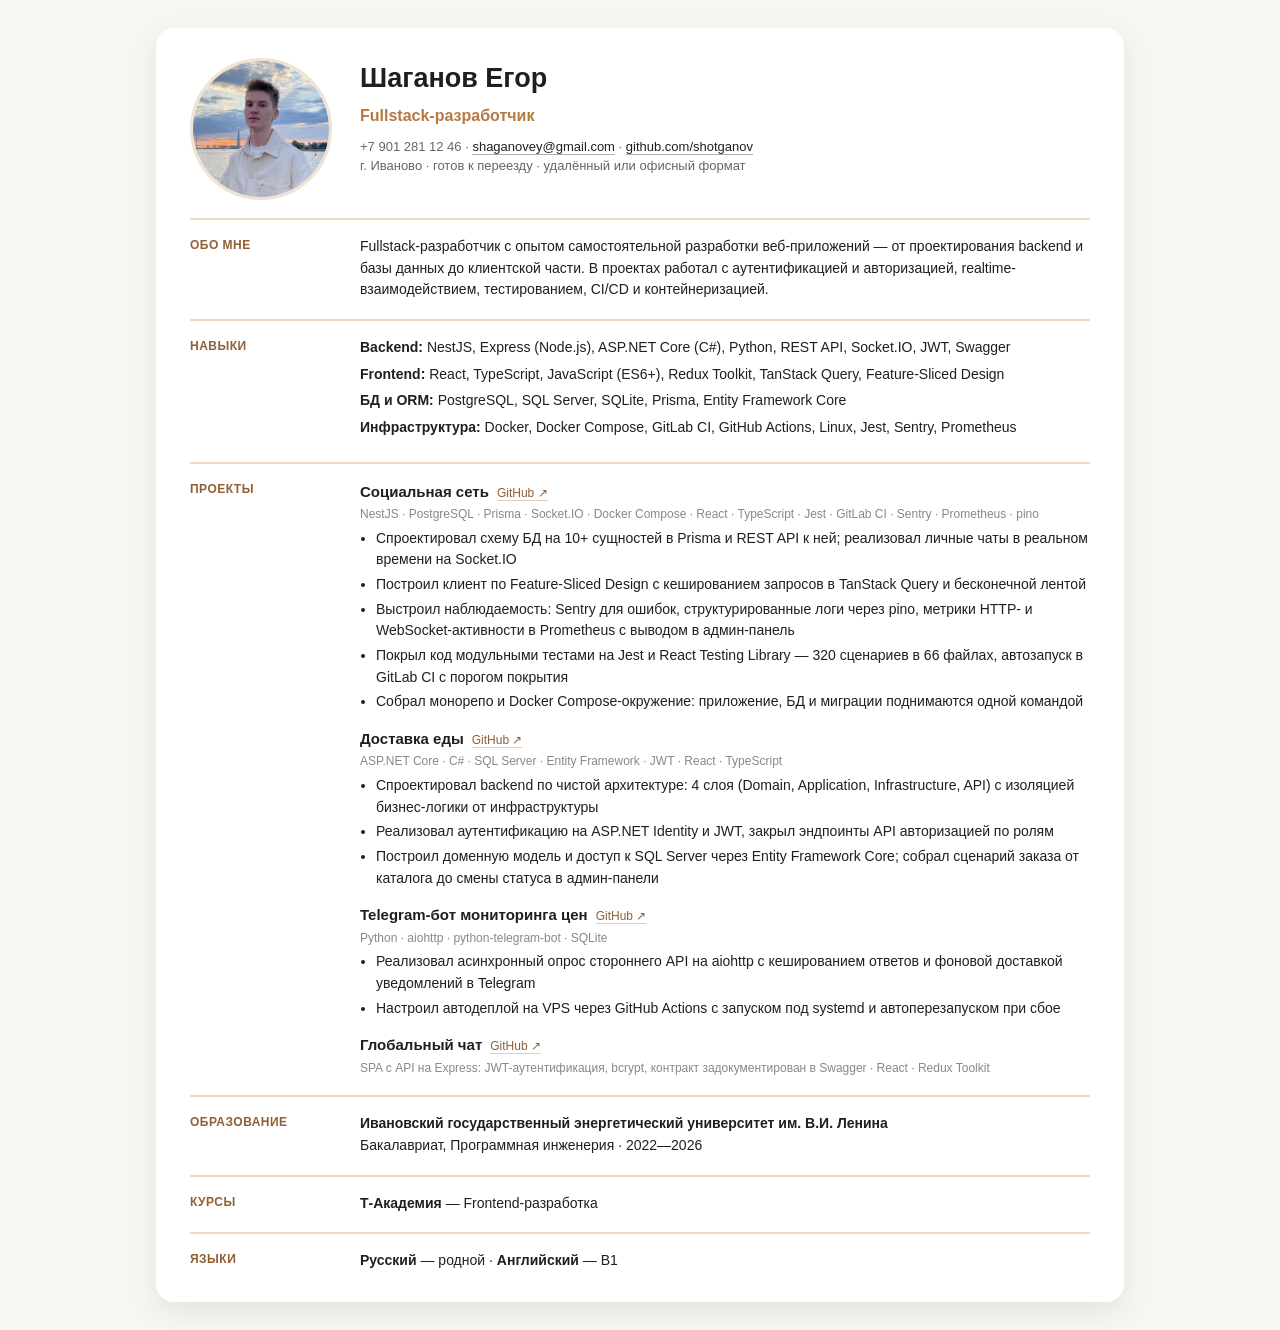
<file: index.html>
<!DOCTYPE html>
<html lang="ru">

<head>
  <meta charset="UTF-8">
  <meta name="viewport" content="width=device-width, initial-scale=1.0">
  <title>Резюме — Шаганов Егор — Fullstack-разработчик</title>
  <style>
    body {
      font-family: 'Segoe UI', Tahoma, Geneva, Verdana, sans-serif;
      background: #f8f6f2;
      color: #1f1f1f;
      margin: 0;
      padding: 28px;
      font-size: 14px;
    }

    .container {
      max-width: 900px;
      margin: 0 auto;
      background: #fff;
      padding: 30px 34px;
      box-shadow: 0 10px 30px rgba(0, 0, 0, .08);
      border-radius: 18px;
    }

    .two-col {
      display: flex;
      gap: 20px;
      align-items: flex-start;
    }

    .label {
      width: 150px;
      flex-shrink: 0;
      font-weight: 700;
      color: #8f5f36;
      text-transform: uppercase;
      letter-spacing: .04em;
      font-size: 12px;
      padding-top: 2px;
    }

    .section {
      border-top: 2px solid #ecd8c3;
      padding-top: 16px;
      margin-top: 18px;
    }

    .section:first-child {
      border-top: none;
      padding-top: 0;
      margin-top: 0;
    }

    .text {
      font-size: 14px;
      line-height: 1.55;
      flex: 1;
    }

    .header-name {
      font-size: 27px;
      font-weight: 700;
      margin-bottom: 4px;
    }

    .header-role {
      font-size: 16px;
      color: #b57944;
      margin-bottom: 8px;
      font-weight: 600;
    }

    .muted {
      color: #666;
      font-size: 13px;
      line-height: 1.5;
    }

    .photo {
      display: block;
      width: 136px;
      height: 136px;
      border-radius: 50%;
      object-fit: cover;
      border: 3px solid #f1e3d3;
    }

    .label:has(.photo) {
      padding-top: 0;
      line-height: 0;
    }

    .project {
      margin-bottom: 14px;
    }

    .project:last-child {
      margin-bottom: 0;
    }

    .project-title {
      font-weight: 700;
      font-size: 15px;
      margin-bottom: 2px;
      display: flex;
      align-items: baseline;
      gap: 8px;
      flex-wrap: wrap;
    }

    .project-title .repo {
      font-weight: 400;
      font-size: 12px;
    }

    .project-title .repo a {
      color: #8f5f36;
      border-bottom-color: rgba(143, 95, 54, .3);
    }

    .project-stack {
      font-size: 12px;
      color: #888;
      margin-bottom: 4px;
    }

    .project.compact {
      margin-top: 12px;
    }

    .project.compact .project-stack {
      margin-bottom: 0;
    }

    ul {
      margin: 4px 0 0 16px;
      padding: 0;
    }

    li {
      margin-bottom: 3px;
    }

    a {
      color: #1f1f1f;
      text-decoration: none;
      border-bottom: 1px solid rgba(31, 31, 31, .35);
    }

    .skills div {
      margin-bottom: 5px;
    }

    .skills span {
      font-weight: 700;
    }

    .inline-edu {
      display: flex;
      gap: 28px;
      flex-wrap: wrap;
    }

    @media (max-width: 760px) {
      body {
        padding: 14px;
      }

      .container {
        padding: 20px 18px;
      }

      .two-col {
        flex-direction: column;
      }

      .label {
        width: auto;
      }
    }

    @media print {
      body {
        background: #fff;
        padding: 0;
        font-size: 12.5px;
      }

      .container {
        box-shadow: none;
        border-radius: 0;
        max-width: none;
        padding: 0;
      }

      .project,
      .section {
        break-inside: avoid;
      }
    }
  </style>
</head>

<body>
  <div class="container">

    <div class="section">
      <div class="two-col">
        <div class="label"><img class="photo" src="photo_2026-04-05_14-08-061.jpg" alt="Шаганов Егор"></div>
        <div class="text">
          <div class="header-name">Шаганов Егор</div>
          <div class="header-role">Fullstack-разработчик</div>
          <div class="muted">
            <div>+7 901 281 12 46 · <a href="mailto:shaganovey@gmail.com">shaganovey@gmail.com</a> · <a
                href="https://github.com/shotganov" target="_blank" rel="noopener">github.com/shotganov</a></div>
            <div>г. Иваново · готов к переезду · удалённый или офисный формат</div>
          </div>
        </div>
      </div>
    </div>

    <div class="section">
      <div class="two-col">
        <div class="label">Обо мне</div>
        <div class="text">Fullstack-разработчик с опытом самостоятельной разработки веб-приложений — от проектирования
          backend и базы данных до клиентской части. В проектах работал с аутентификацией и авторизацией,
          realtime-взаимодействием, тестированием, CI/CD и контейнеризацией.</div>
      </div>
    </div>

    <div class="section">
      <div class="two-col">
        <div class="label">Навыки</div>
        <div class="text skills">
          <div><span>Backend:</span> NestJS, Express (Node.js), ASP.NET Core (C#), Python, REST API, Socket.IO, JWT,
            Swagger</div>
          <div><span>Frontend:</span> React, TypeScript, JavaScript (ES6+), Redux Toolkit, TanStack Query,
            Feature-Sliced Design</div>
          <div><span>БД и ORM:</span> PostgreSQL, SQL Server, SQLite, Prisma, Entity Framework Core</div>
          <div><span>Инфраструктура:</span> Docker, Docker Compose, GitLab CI, GitHub Actions, Linux, Jest, Sentry,
            Prometheus</div>
        </div>
      </div>
    </div>

    <div class="section">
      <div class="two-col">
        <div class="label">Проекты</div>
        <div class="text">
          <div class="project">
            <div class="project-title">Социальная сеть<span class="repo"><a href="https://github.com/shotganov/Ripple"
                  target="_blank" rel="noopener">GitHub ↗</a></span></div>
            <div class="project-stack">NestJS · PostgreSQL · Prisma · Socket.IO · Docker Compose · React · TypeScript ·
              Jest · GitLab CI · Sentry · Prometheus · pino</div>
            <ul>
              <li>Спроектировал схему БД на 10+ сущностей в Prisma и REST API к ней; реализовал личные чаты в реальном
                времени на Socket.IO</li>
              <li>Построил клиент по Feature-Sliced Design с кешированием запросов в TanStack Query и бесконечной лентой
              </li>
              <li>Выстроил наблюдаемость: Sentry для ошибок, структурированные логи через pino, метрики HTTP- и
                WebSocket-активности в Prometheus с выводом в админ-панель</li>
              <li>Покрыл код модульными тестами на Jest и React Testing Library — 320 сценариев в 66 файлах, автозапуск
                в GitLab CI с порогом покрытия</li>
              <li>Собрал монорепо и Docker Compose-окружение: приложение, БД и миграции поднимаются одной командой</li>
            </ul>
          </div>

          <div class="project">
            <div class="project-title">Доставка еды<span class="repo"><a
                  href="https://github.com/shotganov/DeliverySushi" target="_blank" rel="noopener">GitHub ↗</a></span>
            </div>
            <div class="project-stack">ASP.NET Core · C# · SQL Server · Entity Framework · JWT · React · TypeScript
            </div>
            <ul>
              <li>Спроектировал backend по чистой архитектуре: 4 слоя (Domain, Application, Infrastructure, API) с
                изоляцией бизнес-логики от инфраструктуры</li>
              <li>Реализовал аутентификацию на ASP.NET Identity и JWT, закрыл эндпоинты API авторизацией по ролям</li>
              <li>Построил доменную модель и доступ к SQL Server через Entity Framework Core; собрал сценарий заказа от
                каталога до смены статуса в админ-панели</li>
            </ul>
          </div>

          <div class="project">
            <div class="project-title">Telegram-бот мониторинга цен<span class="repo"><a
                  href="https://github.com/shotganov/ParseerBot" target="_blank" rel="noopener">GitHub ↗</a></span>
            </div>
            <div class="project-stack">Python · aiohttp · python-telegram-bot · SQLite</div>
            <ul>
              <li>Реализовал асинхронный опрос стороннего API на aiohttp с кешированием ответов и фоновой доставкой
                уведомлений в Telegram</li>
              <li>Настроил автодеплой на VPS через GitHub Actions с запуском под systemd и автоперезапуском при сбое
              </li>
            </ul>
          </div>

          <div class="project compact">
            <div class="project-title">Глобальный чат<span class="repo"><a
                  href="https://github.com/shotganov/GlobalChat" target="_blank" rel="noopener">GitHub ↗</a></span>
            </div>
            <div class="project-stack">SPA с API на Express: JWT-аутентификация, bcrypt, контракт задокументирован в
              Swagger · React · Redux Toolkit</div>
          </div>
        </div>
      </div>
    </div>

    <div class="section">
      <div class="two-col">
        <div class="label">Образование</div>
        <div class="text"><strong>Ивановский государственный энергетический университет им. В.И.
            Ленина</strong><br>Бакалавриат, Программная инженерия · 2022—2026</div>
      </div>
    </div>

    <div class="section">
      <div class="two-col">
        <div class="label">Курсы</div>
        <div class="text"><strong>Т-Академия</strong> — Frontend-разработка</div>
      </div>
    </div>

    <div class="section">
      <div class="two-col">
        <div class="label">Языки</div>
        <div class="text"><strong>Русский</strong> — родной · <strong>Английский</strong> — B1</div>
      </div>
    </div>

  </div>
</body>

</html>
</file>
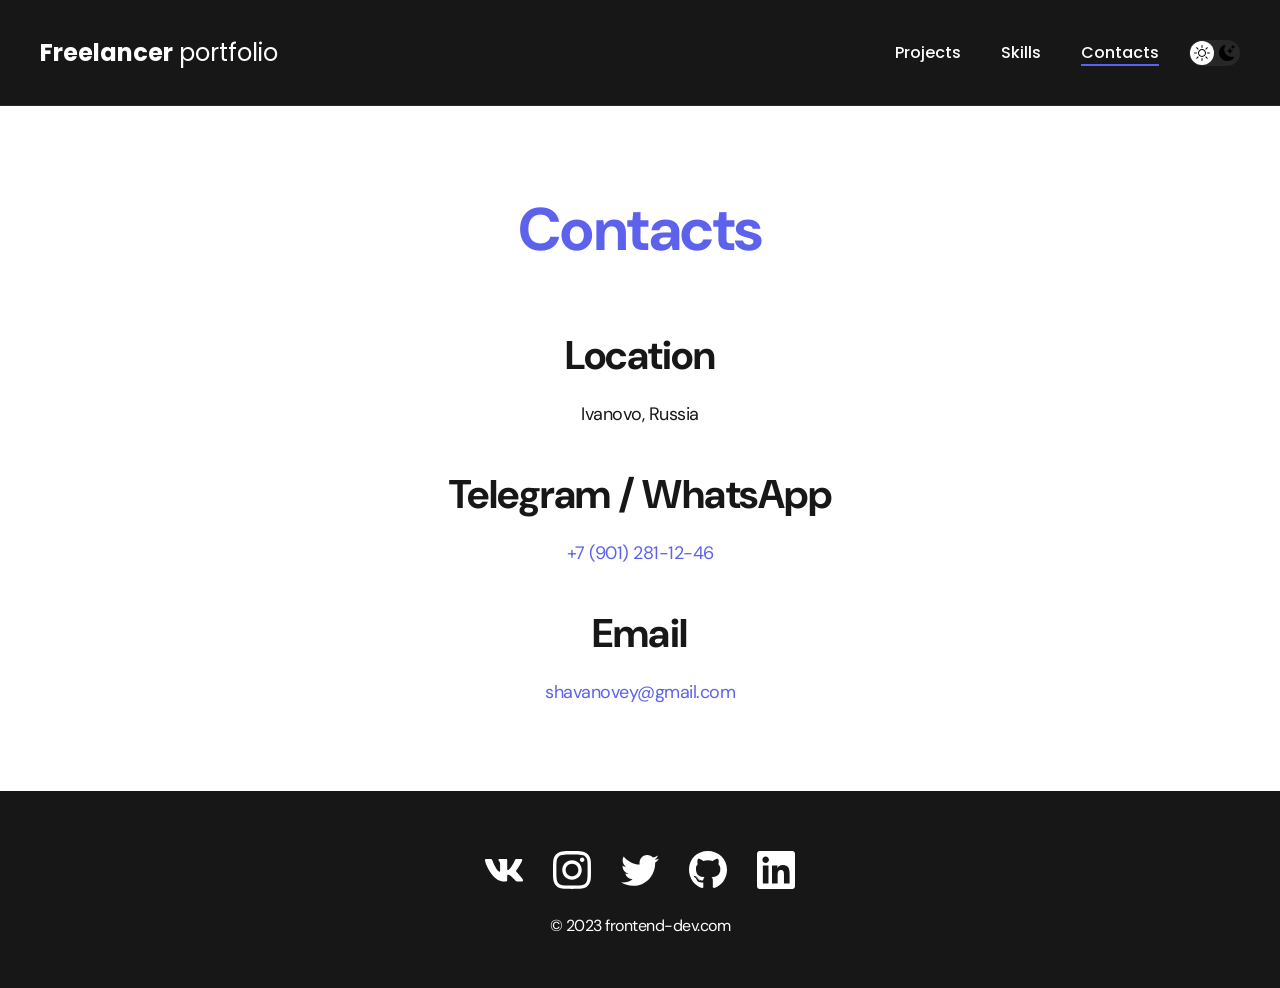
<file: contacts.html>
<!DOCTYPE html>
<html lang="en">
<head>
    <meta charset="UTF-8">
    <meta http-equiv="X-UA-Compatible" content="IE=edge">
    <meta name="viewport" content="width=device-width, initial-scale=1.0">
    <link rel="preconnect" href="https://fonts.googleapis.com">
    <link rel="preconnect" href="https://fonts.gstatic.com" crossorigin>
    <link href="https://fonts.googleapis.com/css2?family=DM+Sans:wght@400;500;700&family=Poppins:wght@100;200;300;400;500;600;700;800;900&display=swap" rel="stylesheet">
    <link rel="stylesheet" href="style.css">
    <title>My portfolio</title>
</head>
<body>
    <nav class="nav">
        <div class="container">
            <div class="nav-row">
                <a href="./index.html" class="logo"><strong>Freelancer</strong> portfolio</a>
                
                <button class="dark-mode-btn">
                    <img src="./img/icons/sun.svg" alt="" class="dark-mode-btn__icon">
                    <img src="./img/icons/moon.svg" alt="" class="dark-mode-btn__icon">
                </button>
                
                <ul class="nav-list">
                    <li class="nav-list__item"><a href="./index.html" class="nav-list__link">Projects</a></li>
                    <li class="nav-list__item"><a href="./skills.html" class="nav-list__link">Skills</a></li>
                    <li class="nav-list__item"><a href="./contacts.html" class="nav-list__link nav-list__link--active">Contacts</a></li>
                </ul>
            </div>
        </div>
    </nav>
    <main class="section">
        <div class="container">
            <h1 class="title-1"><strong>Contacts</strong></h1>
            <ul class="content-list">
                <li class="content-list__item">
                    <h2 class="title-2">Location</h2>
                    <p>Ivanovo, Russia</p>
                </li>
                <li class="content-list__item">
                    <h2 class="title-2">Telegram / WhatsApp</h2>
                    <p><a href="tel:+79012811246">+7 (901) 281-12-46</a></p>
                </li>
                <li class="content-list__item">
                    <h2 class="title-2">Email</h2>
                    <p><a href="mailto:shavanovey@gmail.com">shavanovey@gmail.com</a></p>
                </li>
            </ul>
        </div>
    </main>
    <footer class="footer">
        <div class="footer__wrapper">
            <ul class="social">
                <li class="social__item"><a href="#!"><img src="./img/icons/vk.svg" alt=""></a></li>
                <li class="social__item"><a href="#!"><img src="./img/icons/instagram.svg" alt=""></a></li>
                <li class="social__item"><a href="#!"><img src="./img/icons/twitter.svg" alt=""></a></li>
                <li class="social__item"><a href="#!"><img src="./img/icons/gitHub.svg" alt=""></a></li>
                <li class="social__item"><a href="#!"><img src="./img/icons/linkedIn.svg" alt=""></a></li>
            </ul>
            <div class="copyright">
                <p>© 2023 frontend-dev.com</p>
            </div>
        </div>
    </footer>
    
    <script src="./js/main.js"></script>
</body>
</html>
</file>
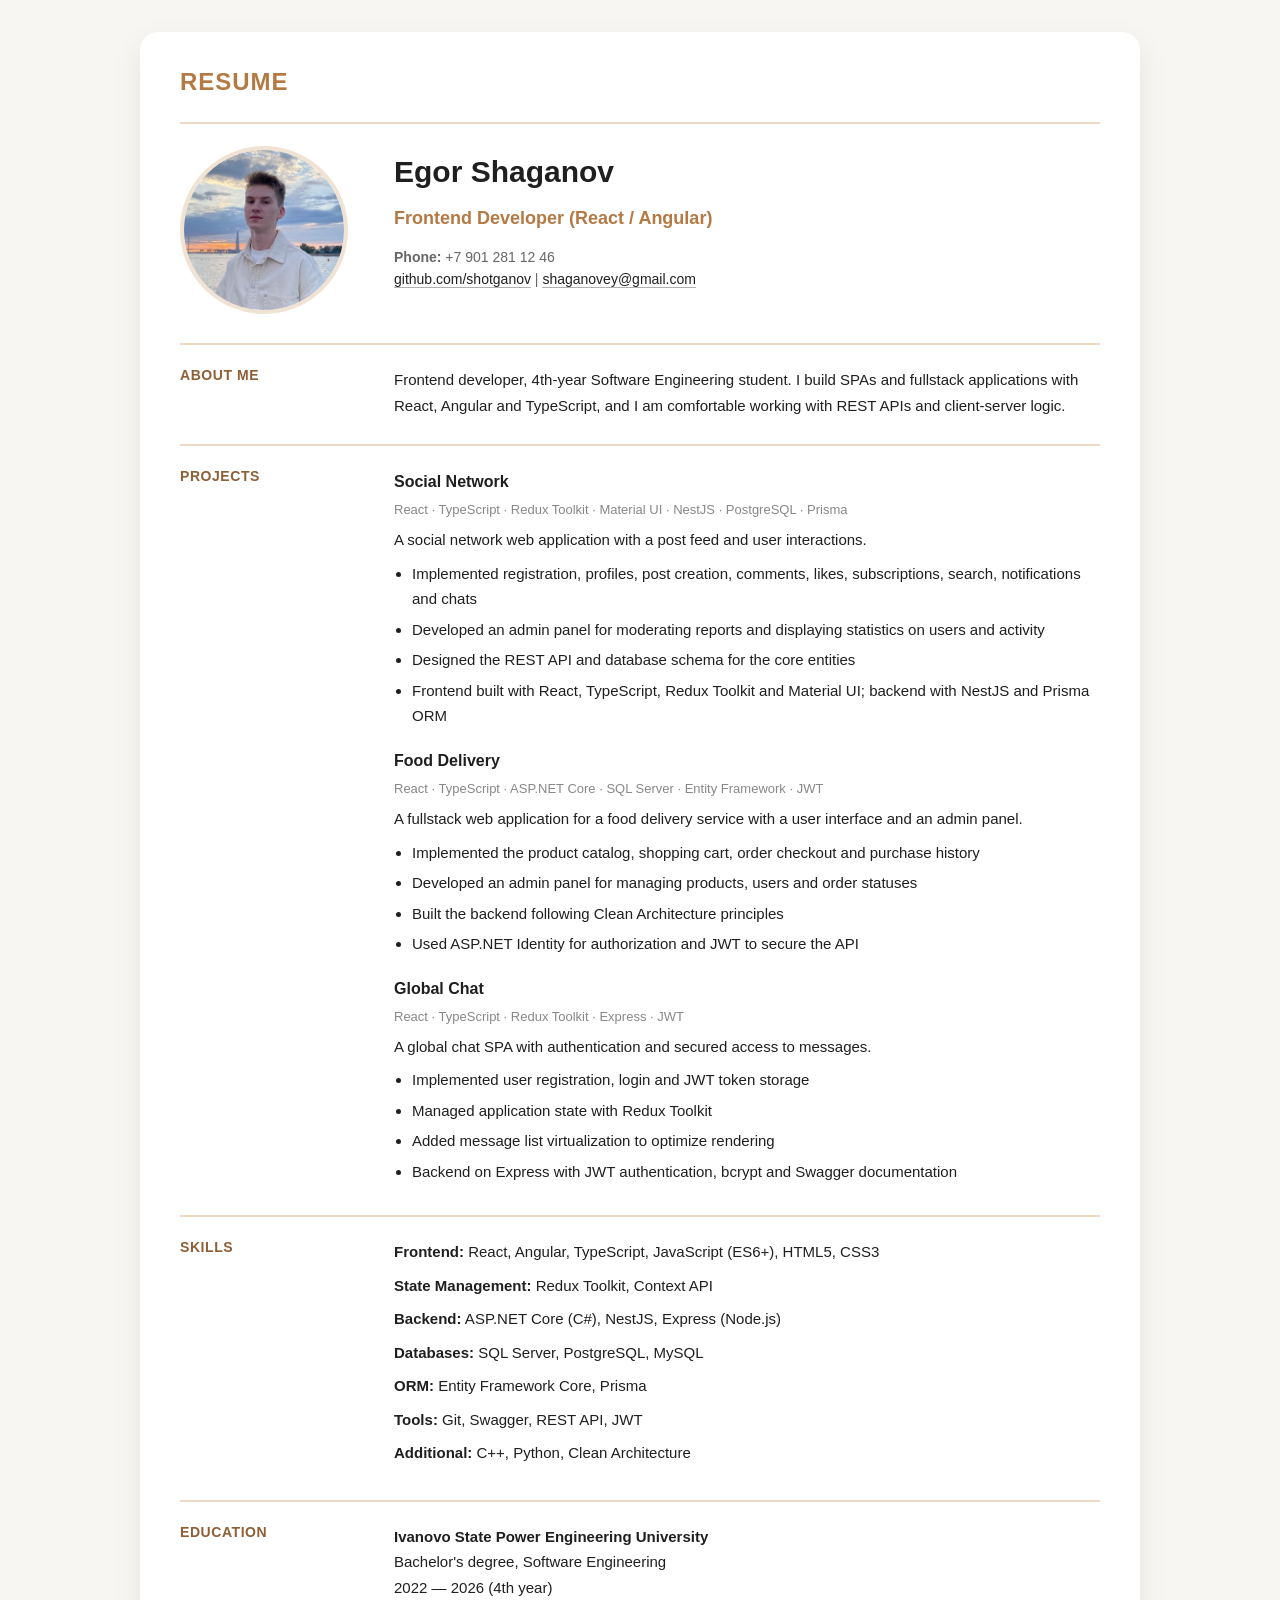
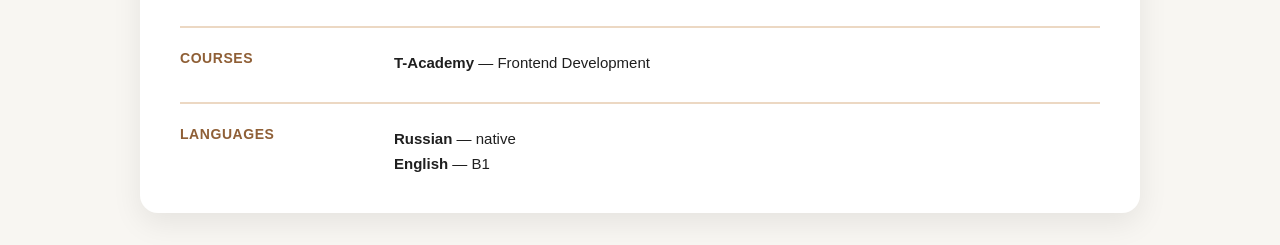
<file: index-en.html>
<!DOCTYPE html>
<html lang="en">

<head>
  <meta charset="UTF-8">
  <meta name="viewport" content="width=device-width, initial-scale=1.0">
  <title>Resume — Egor Shaganov</title>
  <style>
    body {
      font-family: 'Segoe UI', Tahoma, Geneva, Verdana, sans-serif;
      background: #f8f6f2;
      color: #1f1f1f;
      margin: 0;
      padding: 32px;
    }

    .container {
      max-width: 920px;
      margin: 0 auto;
      background: #fff;
      padding: 36px 40px;
      box-shadow: 0 10px 30px rgba(0, 0, 0, 0.08);
      border-radius: 18px;
    }

    h1 {
      margin: 0 0 24px;
      font-size: 24px;
      color: #b57944;
      letter-spacing: 0.04em;
      text-transform: uppercase;
    }

    .two-col {
      display: flex;
      gap: 24px;
      align-items: flex-start;
    }

    .label {
      width: 190px;
      flex-shrink: 0;
      font-weight: 700;
      color: #8f5f36;
      text-transform: uppercase;
      letter-spacing: 0.04em;
      font-size: 14px;
    }

    .section {
      border-top: 2px solid #ecd8c3;
      padding-top: 22px;
      margin-top: 26px;
    }

    .text {
      font-size: 15px;
      line-height: 1.7;
      flex: 1;
    }

    .header-name {
      font-size: 30px;
      font-weight: 700;
      margin-bottom: 6px;
    }

    .header-role {
      font-size: 18px;
      color: #b57944;
      margin-bottom: 12px;
      font-weight: 600;
    }

    .muted {
      color: #666;
      font-size: 14px;
      line-height: 1.6;
    }

    .photo {
      width: 160px;
      height: 160px;
      border-radius: 50%;
      object-fit: cover;
      border: 4px solid #f1e3d3;
    }

    .project {
      margin-bottom: 18px;
    }

    .project:last-child {
      margin-bottom: 0;
    }

    .project-title {
      font-weight: 700;
      font-size: 16px;
      margin-bottom: 4px;
    }

    .project-stack {
      font-size: 13px;
      color: #888;
      margin-bottom: 6px;
    }

    ul {
      margin: 8px 0 0 18px;
      padding: 0;
    }

    li {
      margin-bottom: 5px;
    }

    a {
      color: #1f1f1f;
      text-decoration: none;
      border-bottom: 1px solid rgba(31, 31, 31, 0.35);
      transition: border-color 0.2s;
    }

    a:hover {
      border-bottom-color: #b57944;
    }

    .skills div {
      margin-bottom: 8px;
    }

    .skills span {
      font-weight: 700;
    }

    @media (max-width: 760px) {
      body {
        padding: 16px;
      }

      .container {
        padding: 24px 20px;
      }

      .two-col {
        flex-direction: column;
      }

      .label {
        width: auto;
      }
    }
  </style>
</head>

<body>
  <div class="container">
    <h1>Resume</h1>

    <div class="section">
      <div class="two-col">
        <div class="label">
          <img class="photo" src="photo_2026-04-05_14-08-061.jpg" alt="Egor Shaganov">
        </div>
        <div class="text">
          <div class="header-name">Egor Shaganov</div>
          <div class="header-role">Frontend Developer (React / Angular)</div>
          <div class="muted">
            <div><strong>Phone:</strong> +7 901 281 12 46</div>
            <div><a href="https://github.com/shotganov" target="_blank">github.com/shotganov</a> | <a
                href="mailto:shaganovey@gmail.com">shaganovey@gmail.com</a></div>
          </div>
        </div>
      </div>
    </div>

    <div class="section">
      <div class="two-col">
        <div class="label">About Me</div>
        <div class="text">
          Frontend developer, 4th-year Software Engineering student. I build SPAs and fullstack
          applications with React, Angular and TypeScript, and I am comfortable working with REST APIs
          and client-server logic.
        </div>
      </div>
    </div>

    <div class="section">
      <div class="two-col">
        <div class="label">Projects</div>
        <div class="text">

          <div class="project">
            <div class="project-title">Social Network</div>
            <div class="project-stack">React · TypeScript · Redux Toolkit · Material UI · NestJS · PostgreSQL · Prisma</div>
            A social network web application with a post feed and user interactions.
            <ul>
              <li>Implemented registration, profiles, post creation, comments, likes, subscriptions, search, notifications and chats</li>
              <li>Developed an admin panel for moderating reports and displaying statistics on users and activity</li>
              <li>Designed the REST API and database schema for the core entities</li>
              <li>Frontend built with React, TypeScript, Redux Toolkit and Material UI; backend with NestJS and Prisma ORM</li>
            </ul>

          </div>

          <div class="project">
            <div class="project-title">Food Delivery</div>
            <div class="project-stack">React · TypeScript · ASP.NET Core · SQL Server · Entity Framework · JWT</div>
            A fullstack web application for a food delivery service with a user interface and an admin panel.
            <ul>
              <li>Implemented the product catalog, shopping cart, order checkout and purchase history</li>
              <li>Developed an admin panel for managing products, users and order statuses</li>
              <li>Built the backend following Clean Architecture principles</li>
              <li>Used ASP.NET Identity for authorization and JWT to secure the API</li>
            </ul>

          </div>

          <div class="project">
            <div class="project-title">Global Chat</div>
            <div class="project-stack">React · TypeScript · Redux Toolkit · Express · JWT</div>
            A global chat SPA with authentication and secured access to messages.
            <ul>
              <li>Implemented user registration, login and JWT token storage</li>
              <li>Managed application state with Redux Toolkit</li>
              <li>Added message list virtualization to optimize rendering</li>
              <li>Backend on Express with JWT authentication, bcrypt and Swagger documentation</li>
            </ul>

          </div>

        </div>
      </div>
    </div>

    <div class="section">
      <div class="two-col">
        <div class="label">Skills</div>
        <div class="text skills">
          <div><span>Frontend:</span> React, Angular, TypeScript, JavaScript (ES6+), HTML5, CSS3</div>
          <div><span>State Management:</span> Redux Toolkit, Context API</div>
          <div><span>Backend:</span> ASP.NET Core (C#), NestJS, Express (Node.js)</div>
          <div><span>Databases:</span> SQL Server, PostgreSQL, MySQL</div>
          <div><span>ORM:</span> Entity Framework Core, Prisma</div>
          <div><span>Tools:</span> Git, Swagger, REST API, JWT</div>
          <div><span>Additional:</span> C++, Python, Clean Architecture</div>
        </div>
      </div>
    </div>

    <div class="section">
      <div class="two-col">
        <div class="label">Education</div>
        <div class="text">
          <strong>Ivanovo State Power Engineering University</strong><br>
          Bachelor's degree, Software Engineering<br>
          2022 — 2026 (4th year)
        </div>
      </div>
    </div>

    <div class="section">
      <div class="two-col">
        <div class="label">Courses</div>
        <div class="text">
          <strong>T-Academy</strong> — Frontend Development
        </div>
      </div>
    </div>

    <div class="section">
      <div class="two-col">
        <div class="label">Languages</div>
        <div class="text">
          <strong>Russian</strong> — native<br>
          <strong>English</strong> — B1
        </div>
      </div>
    </div>

  </div>
</body>

</html>
</file>
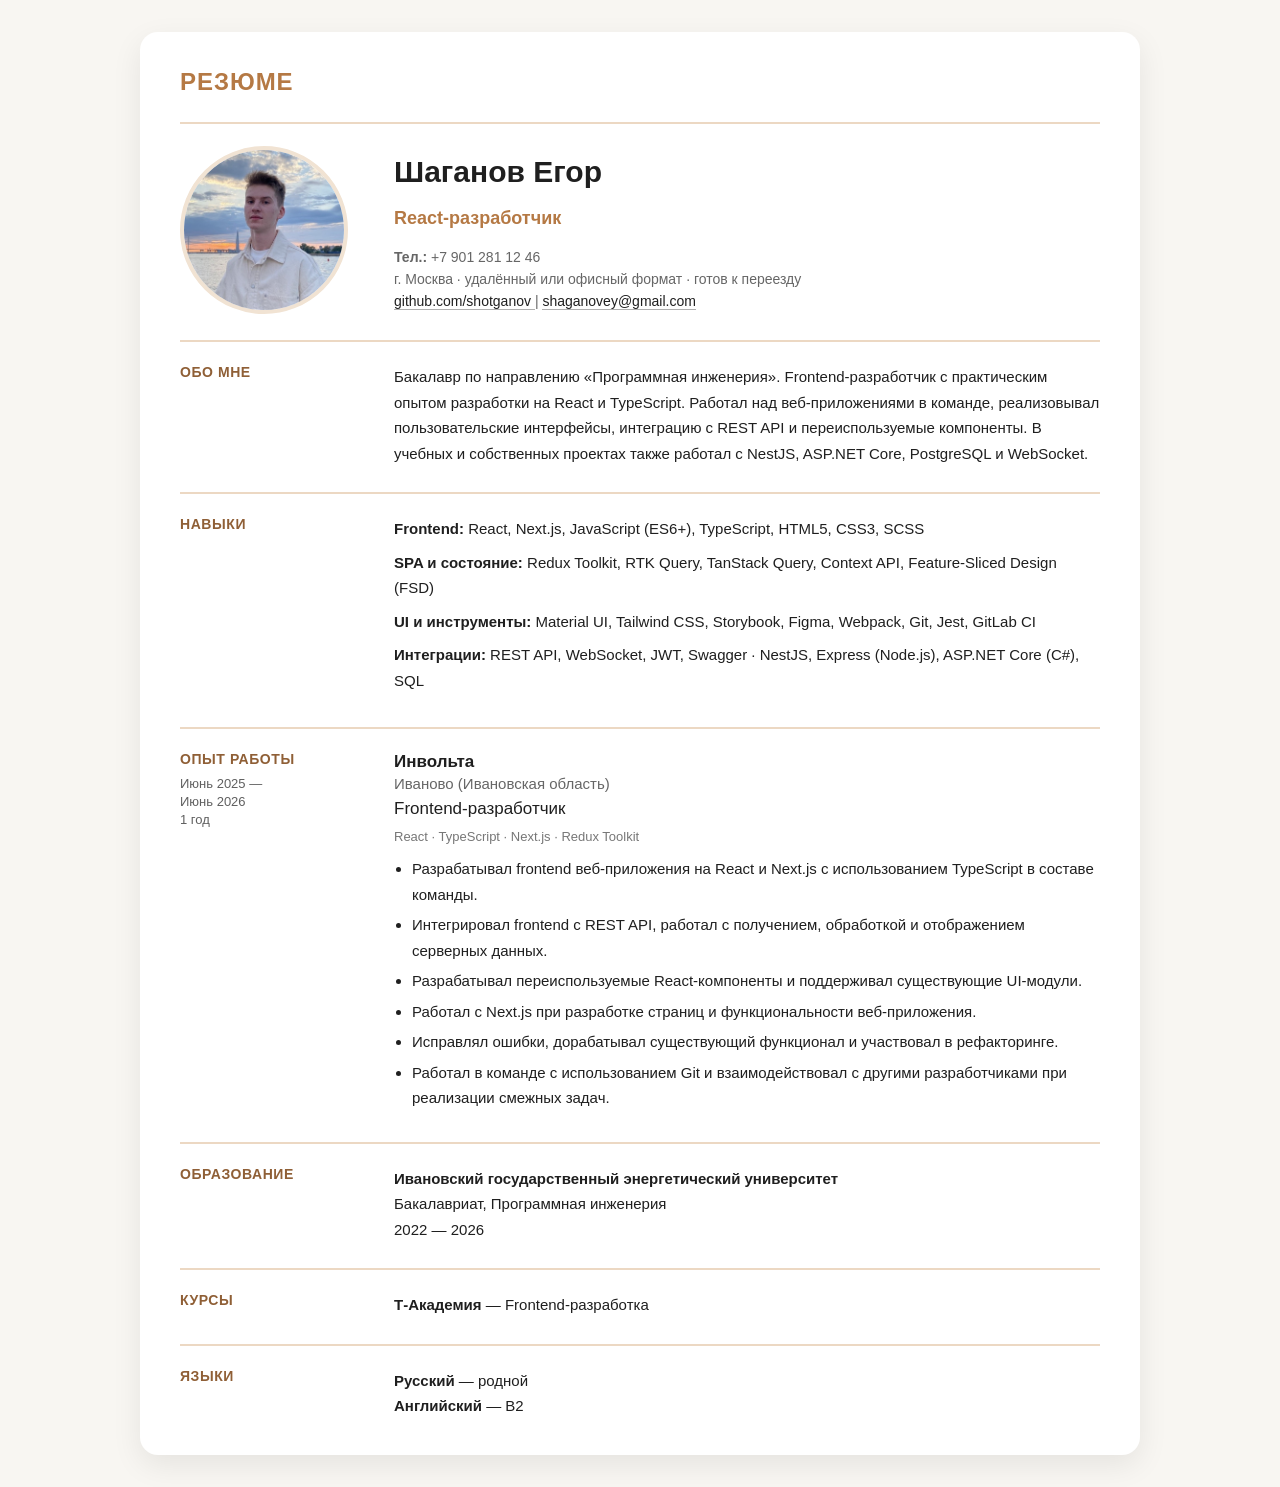
<file: index-inv.html>
<!DOCTYPE html>
<html lang="ru">

<head>
  <meta charset="UTF-8">
  <meta name="viewport" content="width=device-width, initial-scale=1.0">
  <title>Резюме — Шаганов Егор — React-разработчик</title>
  <style>
    body {
      font-family: 'Segoe UI', Tahoma, Geneva, Verdana, sans-serif;
      background: #f8f6f2;
      color: #1f1f1f;
      margin: 0;
      padding: 32px;
    }

    .container {
      max-width: 920px;
      margin: 0 auto;
      background: #fff;
      padding: 36px 40px;
      box-shadow: 0 10px 30px rgba(0, 0, 0, .08);
      border-radius: 18px;
    }

    h1 {
      margin: 0 0 24px;
      font-size: 24px;
      color: #b57944;
      letter-spacing: .04em;
      text-transform: uppercase;
    }

    .two-col {
      display: flex;
      gap: 24px;
      align-items: flex-start;
    }

    .label {
      width: 190px;
      flex-shrink: 0;
      font-weight: 700;
      color: #8f5f36;
      text-transform: uppercase;
      letter-spacing: .04em;
      font-size: 14px;
      display: flex;
      flex-direction: column;
      gap: 8px;
    }

    .section {
      border-top: 2px solid #ecd8c3;
      padding-top: 22px;
      margin-top: 26px;
    }

    .text {
      font-size: 15px;
      line-height: 1.7;
      flex: 1;
    }

    .header-name {
      font-size: 30px;
      font-weight: 700;
      margin-bottom: 6px;
    }

    .header-role {
      font-size: 18px;
      color: #b57944;
      margin-bottom: 12px;
      font-weight: 600;
    }

    .muted {
      color: #666;
      font-size: 14px;
      line-height: 1.6;
    }

    .photo {
      width: 160px;
      height: 160px;
      border-radius: 50%;
      object-fit: cover;
      border: 4px solid #f1e3d3;
    }

    .experience {
      margin-bottom: 24px;
    }

    .experience:last-child {
      margin-bottom: 0;
    }

    .experience-period {
      color: #5f5f5f;
      font-size: 13px;
      line-height: 1.4;
      font-weight: 400;
      text-transform: none;
      letter-spacing: normal;
    }

    .experience-title {
      font-weight: 700;
      font-size: 17px;
      margin-bottom: 0;
      line-height: 1.3;
    }

    .experience-city {
      color: #666;
      font-size: 15px;
      font-weight: 400;
      margin-bottom: 4px;
      line-height: 1.4;
    }

    .experience-role {
      font-weight: 500;
      font-size: 17px;
      margin-top: 2px;
      margin-bottom: 6px;
      line-height: 1.3;
    }

    .experience-meta {
      color: #777;
      font-size: 13px;
      margin-bottom: 8px;
    }

    .project {
      margin-bottom: 18px;
    }

    .project:last-child {
      margin-bottom: 0;
    }

    .project-title {
      font-weight: 700;
      font-size: 16px;
      margin-bottom: 4px;
      display: flex;
      align-items: baseline;
      gap: 10px;
      flex-wrap: wrap;
    }

    .project-title .repo {
      font-weight: 400;
      font-size: 13px;
    }

    .project-title .repo a {
      color: #8f5f36;
      border-bottom-color: rgba(143, 95, 54, .3);
    }

    .project-title .repo a:hover {
      border-bottom-color: #b57944;
    }

    .project-stack {
      font-size: 13px;
      color: #888;
      margin-bottom: 6px;
    }

    ul {
      margin: 8px 0 0 18px;
      padding: 0;
    }

    li {
      margin-bottom: 5px;
    }

    a {
      color: #1f1f1f;
      text-decoration: none;
      border-bottom: 1px solid rgba(31, 31, 31, .35);
      transition: border-color .2s;
    }

    a:hover {
      border-bottom-color: #b57944;
    }

    .skills div {
      margin-bottom: 8px;
    }

    .skills span {
      font-weight: 700;
    }

    @media (max-width: 760px) {
      body {
        padding: 16px;
      }

      .container {
        padding: 24px 20px;
      }

      .two-col {
        flex-direction: column;
      }

      .label {
        width: auto;
      }
    }
  </style>
</head>

<body>
  <div class="container">
    <h1>Резюме</h1>

    <!-- Шапка -->
    <div class="section">
      <div class="two-col">
        <div class="label">
          <img class="photo" src="photo_2026-04-05_14-08-061.jpg" alt="Шаганов Егор">
        </div>

        <div class="text">
          <div class="header-name">Шаганов Егор</div>
          <div class="header-role">React-разработчик</div>

          <div class="muted">
            <div><strong>Тел.:</strong> +7 901 281 12 46</div>
            <div>г. Москва · удалённый или офисный формат · готов к переезду</div>
            <div>
              <a href="https://github.com/shotganov" target="_blank" rel="noopener">
                github.com/shotganov
              </a>
              |
              <a href="mailto:shaganovey@gmail.com">
                shaganovey@gmail.com
              </a>
            </div>
          </div>
        </div>
      </div>
    </div>

    <!-- Обо мне -->
    <div class="section">
      <div class="two-col">
        <div class="label">Обо мне</div>

        <div class="text">
          Бакалавр по направлению «Программная инженерия». Frontend-разработчик
          с практическим опытом разработки на React и TypeScript. Работал над
          веб-приложениями в команде, реализовывал пользовательские интерфейсы,
          интеграцию с REST API и переиспользуемые компоненты. В учебных и
          собственных проектах также работал с NestJS, ASP.NET Core,
          PostgreSQL и WebSocket.
        </div>
      </div>
    </div>

    <!-- Навыки -->
    <div class="section">
      <div class="two-col">
        <div class="label">Навыки</div>

        <div class="text skills">
          <div>
            <span>Frontend:</span>
            React, Next.js, JavaScript (ES6+), TypeScript, HTML5, CSS3, SCSS
          </div>

          <div>
            <span>SPA и состояние:</span>
            Redux Toolkit, RTK Query, TanStack Query, Context API,
            Feature-Sliced Design (FSD)
          </div>

          <div>
            <span>UI и инструменты:</span>
            Material UI, Tailwind CSS, Storybook, Figma,
            Webpack, Git, Jest, GitLab CI
          </div>

          <div>
            <span>Интеграции:</span>
            REST API, WebSocket, JWT, Swagger · NestJS, Express (Node.js),
            ASP.NET Core (C#), SQL
          </div>
        </div>
      </div>
    </div>

    <!-- Опыт -->
    <div class="section">
      <div class="two-col">
        <div class="label">
          Опыт работы
          <div class="experience-period">
            Июнь 2025 — <br>
            Июнь 2026 <br>
            1 год
          </div>

        </div>

        <div class="text">
          <div class="experience">
            <div class="experience-title">
              Инвольта
            </div>
            <div class="experience-city">
              Иваново (Ивановская область)
            </div>
            <div class="experience-role">
              Frontend-разработчик
            </div>

            <div class="experience-meta">
              React · TypeScript · Next.js · Redux Toolkit
            </div>

            <ul>
              <li>
                Разрабатывал frontend веб-приложения на React и Next.js
                с использованием TypeScript в составе команды.
              </li>

              <li>
                Интегрировал frontend с REST API, работал с получением,
                обработкой и отображением серверных данных.
              </li>

              <li>
                Разрабатывал переиспользуемые React-компоненты и поддерживал
                существующие UI-модули.
              </li>

              <li>
                Работал с Next.js при разработке страниц и функциональности
                веб-приложения.
              </li>

              <li>
                Исправлял ошибки, дорабатывал существующий функционал
                и участвовал в рефакторинге.
              </li>

              <li>
                Работал в команде с использованием Git и взаимодействовал
                с другими разработчиками при реализации смежных задач.
              </li>
            </ul>
          </div>
        </div>
      </div>
    </div>


    <!-- <div class="section">
      <div class="two-col">
        <div class="label">Проекты</div>

        <div class="text">

          <div class="project">
            <div class="project-title">
              Социальная сеть
              <span class="repo">
                <a href="https://github.com/shotganov/Ripple" target="_blank" rel="noopener">
                  GitHub ↗
                </a>
              </span>
            </div>

            <div class="project-stack">
              React · TypeScript · TanStack Query · Redux Toolkit ·
              Material UI · NestJS · WebSocket · PostgreSQL · Prisma ·
              Jest · GitLab CI
            </div>

            Веб-приложение социальной сети с лентой постов и взаимодействием
            пользователей.

            <ul>
              <li>
                Построил структуру проекта по Feature-Sliced Design:
                разделение на слои, переиспользуемые модули и контроль
                направления импортов.
              </li>

              <li>
                Организовал работу с серверными данными через TanStack Query:
                бесконечная лента, кеширование и оптимистичные обновления
                интерфейса.
              </li>

              <li>
                Реализовал личные сообщения в реальном времени через WebSocket.
              </li>

              <li>
                Разработал административную часть с модерацией контента,
                статистикой, логированием и CI-проверками.
              </li>
            </ul>
          </div>

        
          <div class="project">
            <div class="project-title">
              Доставка еды
              <span class="repo">
                <a href="https://github.com/shotganov/DeliverySushi" target="_blank" rel="noopener">
                  GitHub ↗
                </a>
              </span>
            </div>

            <div class="project-stack">
              React · TypeScript · ASP.NET Core · SQL Server ·
              Entity Framework · JWT
            </div>

            Fullstack веб-приложение для сервиса доставки еды
            с пользовательским интерфейсом и админ-панелью.

            <ul>
              <li>
                Спроектировал сценарий заказа от каталога и корзины
                до изменения статуса в административной панели.
              </li>

              <li>
                Спроектировал backend по принципам чистой архитектуры:
                слои Domain, Application, Infrastructure и API,
                бизнес-логика изолирована от инфраструктуры.
              </li>

              <li>
                Интегрировал React-клиент с защищённым REST API:
                аутентификация через ASP.NET Identity и JWT.
              </li>
            </ul>
          </div>

         
          <div class="project">
            <div class="project-title">
              Глобальный чат
              <span class="repo">
                <a href="https://github.com/shotganov/GlobalChat" target="_blank" rel="noopener">
                  GitHub ↗
                </a>
              </span>
            </div>

            <div class="project-stack">
              React · TypeScript · Redux Toolkit · Express · JWT
            </div>

            SPA глобального чата с авторизацией и защищённым доступом
            к сообщениям.

            <ul>
              <li>
                Оптимизировал отображение истории сообщений виртуализацией.
              </li>

              <li>
                Организовал управление состоянием и авторизацией в клиенте
                через Redux Toolkit и JWT.
              </li>

              <li>
                Разработал и задокументировал API на Express:
                JWT-аутентификация, хеширование паролей bcrypt и Swagger.
              </li>
            </ul>
          </div>

        </div>
      </div>
    </div> -->

    <!-- Образование -->
    <div class="section">
      <div class="two-col">
        <div class="label">Образование</div>

        <div class="text">
          <strong>
            Ивановский государственный энергетический университет
          </strong>
          <br>
          Бакалавриат, Программная инженерия
          <br>
          2022 — 2026
        </div>
      </div>
    </div>

    <!-- Курсы -->
    <div class="section">
      <div class="two-col">
        <div class="label">Курсы</div>

        <div class="text">
          <strong>Т-Академия</strong> — Frontend-разработка
        </div>
      </div>
    </div>

    <!-- Языки -->
    <div class="section">
      <div class="two-col">
        <div class="label">Языки</div>

        <div class="text">
          <strong>Русский</strong> — родной
          <br>
          <strong>Английский</strong> — B2
        </div>
      </div>
    </div>

  </div>
</body>

</html>
</file>
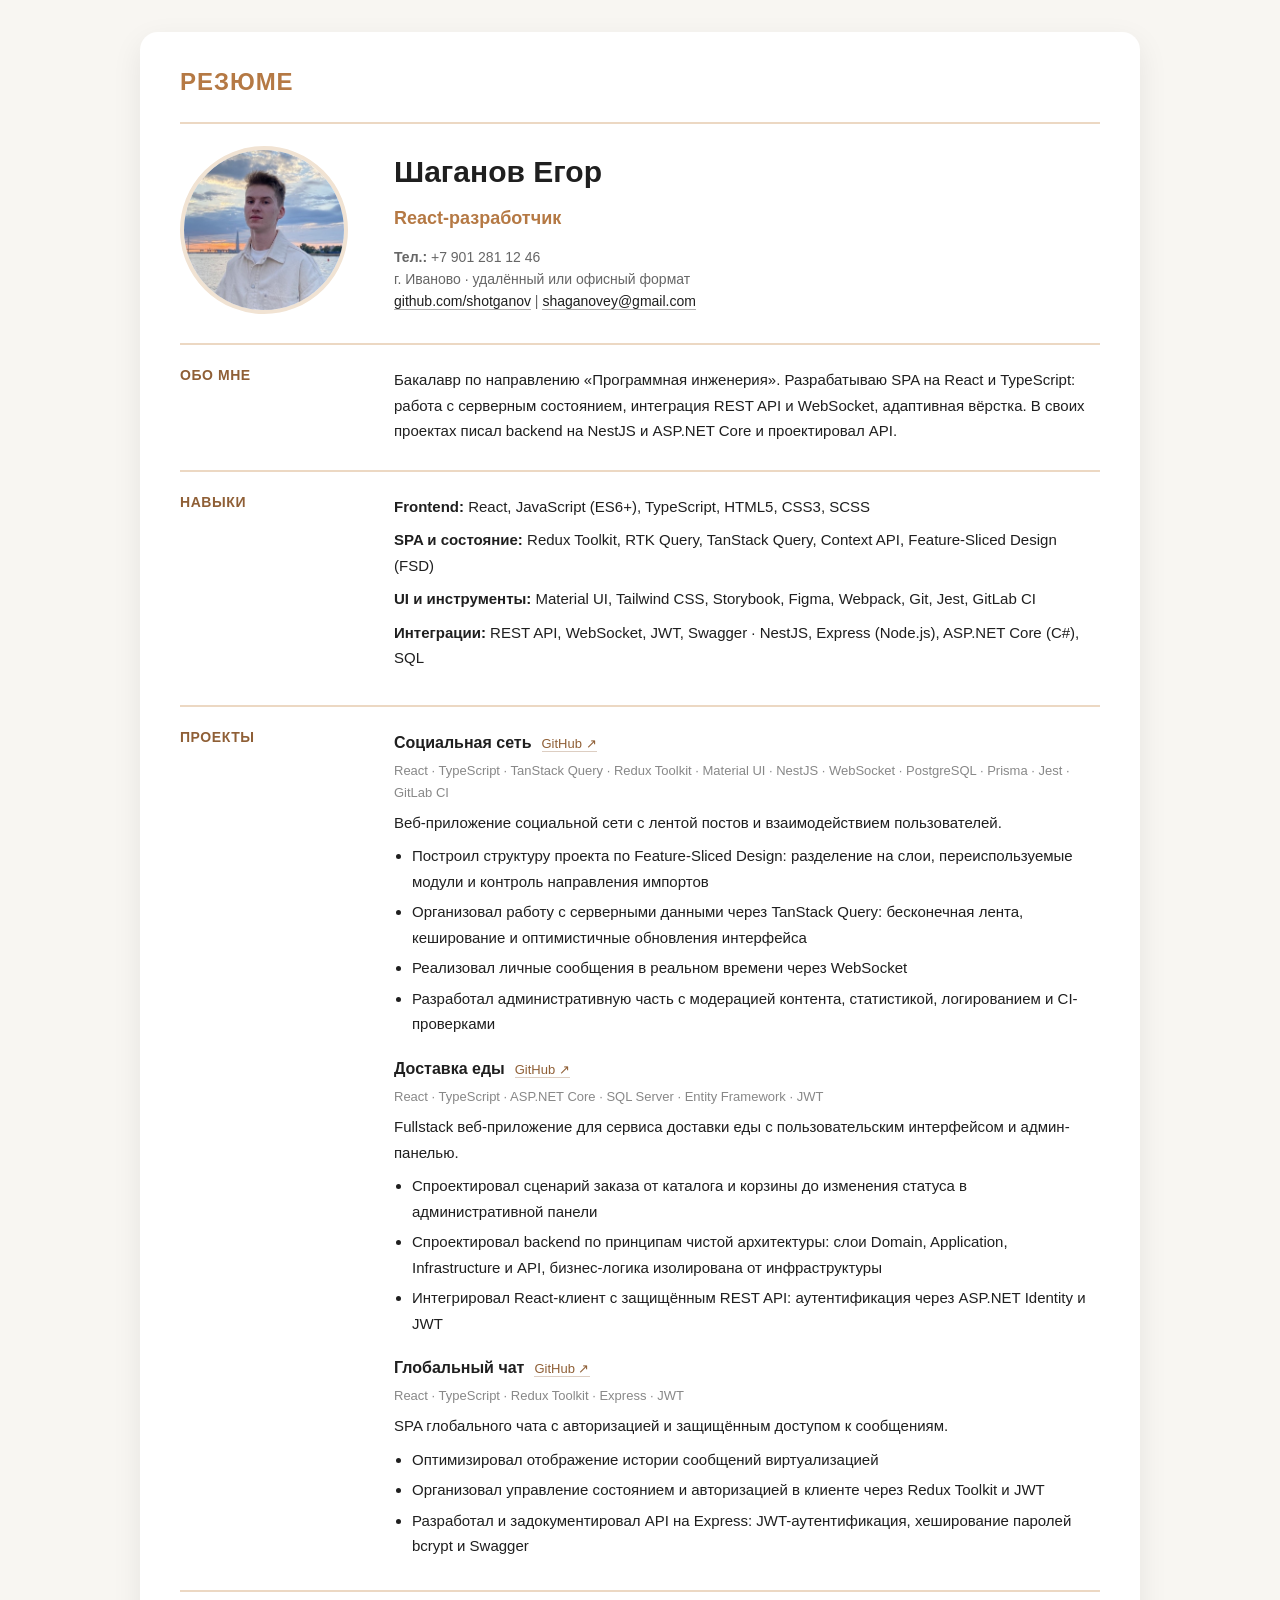
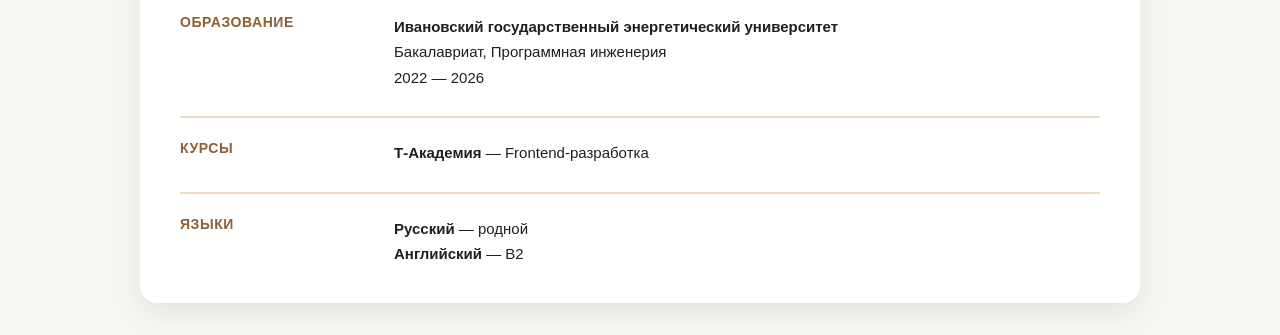
<file: index-last.html>
<!DOCTYPE html>
<html lang="ru">

<head>
  <meta charset="UTF-8">
  <meta name="viewport" content="width=device-width, initial-scale=1.0">
  <title>Резюме — Шаганов Егор — React-разработчик</title>
  <style>
    body {
      font-family: 'Segoe UI', Tahoma, Geneva, Verdana, sans-serif;
      background: #f8f6f2;
      color: #1f1f1f;
      margin: 0;
      padding: 32px;
    }

    .container {
      max-width: 920px;
      margin: 0 auto;
      background: #fff;
      padding: 36px 40px;
      box-shadow: 0 10px 30px rgba(0, 0, 0, .08);
      border-radius: 18px;
    }

    h1 {
      margin: 0 0 24px;
      font-size: 24px;
      color: #b57944;
      letter-spacing: .04em;
      text-transform: uppercase;
    }

    .two-col {
      display: flex;
      gap: 24px;
      align-items: flex-start;
    }

    .label {
      width: 190px;
      flex-shrink: 0;
      font-weight: 700;
      color: #8f5f36;
      text-transform: uppercase;
      letter-spacing: .04em;
      font-size: 14px;
    }

    .section {
      border-top: 2px solid #ecd8c3;
      padding-top: 22px;
      margin-top: 26px;
    }

    .text {
      font-size: 15px;
      line-height: 1.7;
      flex: 1;
    }

    .header-name {
      font-size: 30px;
      font-weight: 700;
      margin-bottom: 6px;
    }

    .header-role {
      font-size: 18px;
      color: #b57944;
      margin-bottom: 12px;
      font-weight: 600;
    }

    .muted {
      color: #666;
      font-size: 14px;
      line-height: 1.6;
    }

    .photo {
      width: 160px;
      height: 160px;
      border-radius: 50%;
      object-fit: cover;
      border: 4px solid #f1e3d3;
    }

    .project {
      margin-bottom: 18px;
    }

    .project:last-child {
      margin-bottom: 0;
    }

    .project-title {
      font-weight: 700;
      font-size: 16px;
      margin-bottom: 4px;
      display: flex;
      align-items: baseline;
      gap: 10px;
      flex-wrap: wrap;
    }

    .project-title .repo {
      font-weight: 400;
      font-size: 13px;
    }

    .project-title .repo a {
      color: #8f5f36;
      border-bottom-color: rgba(143, 95, 54, .3);
    }

    .project-title .repo a:hover {
      border-bottom-color: #b57944;
    }

    .project-stack {
      font-size: 13px;
      color: #888;
      margin-bottom: 6px;
    }

    ul {
      margin: 8px 0 0 18px;
      padding: 0;
    }

    li {
      margin-bottom: 5px;
    }

    a {
      color: #1f1f1f;
      text-decoration: none;
      border-bottom: 1px solid rgba(31, 31, 31, .35);
      transition: border-color .2s;
    }

    a:hover {
      border-bottom-color: #b57944;
    }

    .skills div {
      margin-bottom: 8px;
    }

    .skills span {
      font-weight: 700;
    }

    @media (max-width: 760px) {
      body {
        padding: 16px;
      }

      .container {
        padding: 24px 20px;
      }

      .two-col {
        flex-direction: column;
      }

      .label {
        width: auto;
      }
    }
  </style>
</head>

<body>
  <div class="container">
    <h1>Резюме</h1>

    <div class="section">
      <div class="two-col">
        <div class="label"><img class="photo" src="photo_2026-04-05_14-08-061.jpg" alt="Шаганов Егор"></div>
        <div class="text">
          <div class="header-name">Шаганов Егор</div>
          <div class="header-role">React-разработчик</div>
          <div class="muted">
            <div><strong>Тел.:</strong> +7 901 281 12 46</div>
            <div>г. Иваново · удалённый или офисный формат</div>
            <div><a href="https://github.com/shotganov" target="_blank" rel="noopener">github.com/shotganov</a> | <a
                href="mailto:shaganovey@gmail.com">shaganovey@gmail.com</a></div>
          </div>
        </div>
      </div>
    </div>

    <div class="section">
      <div class="two-col">
        <div class="label">Обо мне</div>
        <div class="text">Бакалавр по направлению «Программная инженерия». Разрабатываю SPA на React и TypeScript:
          работа с серверным состоянием, интеграция REST API и WebSocket, адаптивная вёрстка. В своих проектах писал
          backend на NestJS и ASP.NET Core и проектировал API.</div>
      </div>
    </div>

    <div class="section">
      <div class="two-col">
        <div class="label">Навыки</div>
        <div class="text skills">
          <div><span>Frontend:</span> React, JavaScript (ES6+), TypeScript, HTML5, CSS3, SCSS</div>
          <div><span>SPA и состояние:</span> Redux Toolkit, RTK Query, TanStack Query, Context API, Feature-Sliced
            Design (FSD)</div>
          <div><span>UI и инструменты:</span> Material UI, Tailwind CSS, Storybook, Figma, Webpack, Git,
            Jest, GitLab CI</div>
          <div><span>Интеграции:</span> REST API, WebSocket, JWT, Swagger · NestJS, Express (Node.js), ASP.NET Core
            (C#), SQL</div>
        </div>
      </div>
    </div>

    <div class="section">
      <div class="two-col">
        <div class="label">Проекты</div>
        <div class="text">
          <div class="project">
            <div class="project-title">Социальная сеть<span class="repo"><a href="https://github.com/shotganov/Ripple"
                  target="_blank" rel="noopener">GitHub ↗</a></span></div>
            <div class="project-stack">React · TypeScript · TanStack Query · Redux Toolkit · Material UI · NestJS ·
              WebSocket · PostgreSQL · Prismа · Jest · GitLab CI</div>
            Веб-приложение социальной сети с лентой постов и взаимодействием пользователей.
            <ul>
              <li>Построил структуру проекта по Feature-Sliced Design: разделение на слои, переиспользуемые модули и
                контроль направления импортов</li>
              <li>Организовал работу с серверными данными через TanStack Query: бесконечная лента, кеширование и
                оптимистичные обновления интерфейса</li>
              <li>Реализовал личные сообщения в реальном времени через WebSocket</li>
              <li>Разработал административную часть с модерацией контента, статистикой, логированием и CI-проверками
              </li>
            </ul>
          </div>

          <div class="project">
            <div class="project-title">Доставка еды<span class="repo"><a
                  href="https://github.com/shotganov/DeliverySushi" target="_blank" rel="noopener">GitHub ↗</a></span>
            </div>
            <div class="project-stack">React · TypeScript · ASP.NET Core · SQL Server · Entity Framework · JWT</div>
            Fullstack веб-приложение для сервиса доставки еды с пользовательским интерфейсом и админ-панелью.
            <ul>
              <li>Спроектировал сценарий заказа от каталога и корзины до изменения статуса в административной панели
              </li>
              <li>Спроектировал backend по принципам чистой архитектуры: слои Domain, Application, Infrastructure и API,
                бизнес-логика изолирована от инфраструктуры</li>
              <li>Интегрировал React-клиент с защищённым REST API: аутентификация через ASP.NET Identity и JWT</li>
            </ul>
          </div>

          <div class="project">
            <div class="project-title">Глобальный чат<span class="repo"><a
                  href="https://github.com/shotganov/GlobalChat" target="_blank" rel="noopener">GitHub ↗</a></span>
            </div>
            <div class="project-stack">React · TypeScript · Redux Toolkit · Express · JWT</div>
            SPA глобального чата с авторизацией и защищённым доступом к сообщениям.
            <ul>
              <li>Оптимизировал отображение истории сообщений виртуализацией</li>
              <li>Организовал управление состоянием и авторизацией в клиенте через Redux Toolkit и JWT</li>
              <li>Разработал и задокументировал API на Express: JWT-аутентификация, хеширование паролей bcrypt и Swagger
              </li>
            </ul>
          </div>
        </div>
      </div>
    </div>

    <div class="section">
      <div class="two-col">
        <div class="label">Образование</div>
        <div class="text"><strong>Ивановский государственный энергетический университет</strong><br>Бакалавриат,
          Программная инженерия<br>2022 — 2026</div>
      </div>
    </div>

    <div class="section">
      <div class="two-col">
        <div class="label">Курсы</div>
        <div class="text"><strong>Т-Академия</strong> — Frontend-разработка</div>
      </div>
    </div>

    <div class="section">
      <div class="two-col">
        <div class="label">Языки</div>
        <div class="text"><strong>Русский</strong> — родной<br><strong>Английский</strong> — B2</div>
      </div>
    </div>
  </div>
</body>

</html>
</file>
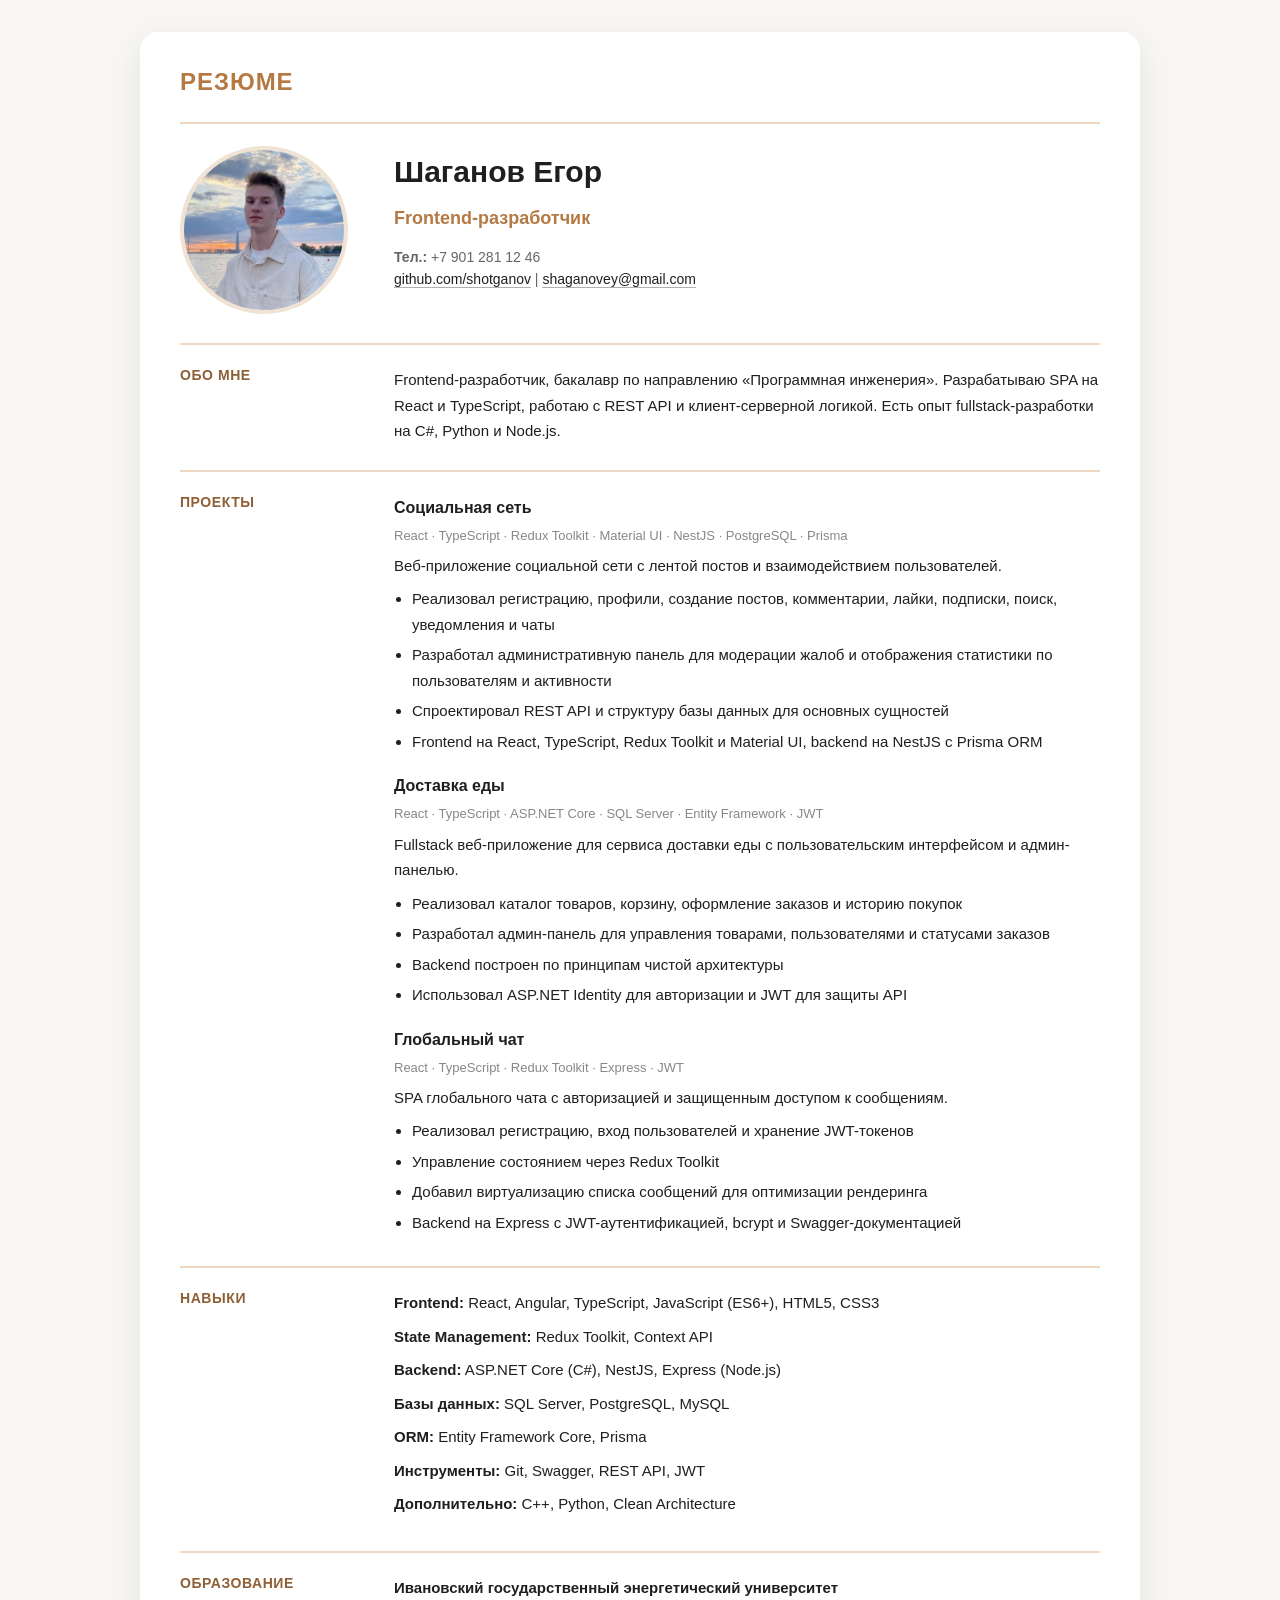
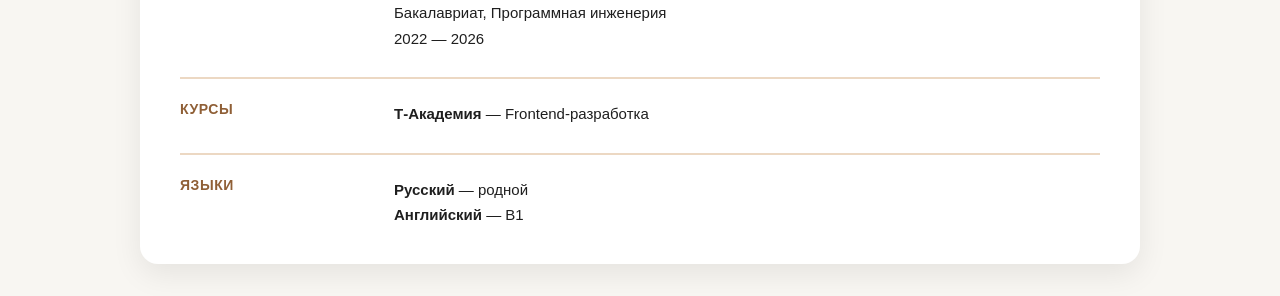
<file: index-old.html>
﻿<!DOCTYPE html>
<html lang="ru">

<head>
  <meta charset="UTF-8">
  <meta name="viewport" content="width=device-width, initial-scale=1.0">
  <title>Резюме — Шаганов Егор</title>
  <style>
    body {
      font-family: 'Segoe UI', Tahoma, Geneva, Verdana, sans-serif;
      background: #f8f6f2;
      color: #1f1f1f;
      margin: 0;
      padding: 32px;
    }

    .container {
      max-width: 920px;
      margin: 0 auto;
      background: #fff;
      padding: 36px 40px;
      box-shadow: 0 10px 30px rgba(0, 0, 0, 0.08);
      border-radius: 18px;
    }

    h1 {
      margin: 0 0 24px;
      font-size: 24px;
      color: #b57944;
      letter-spacing: 0.04em;
      text-transform: uppercase;
    }

    .two-col {
      display: flex;
      gap: 24px;
      align-items: flex-start;
    }

    .label {
      width: 190px;
      flex-shrink: 0;
      font-weight: 700;
      color: #8f5f36;
      text-transform: uppercase;
      letter-spacing: 0.04em;
      font-size: 14px;
    }

    .section {
      border-top: 2px solid #ecd8c3;
      padding-top: 22px;
      margin-top: 26px;
    }

    .text {
      font-size: 15px;
      line-height: 1.7;
      flex: 1;
    }

    .header-name {
      font-size: 30px;
      font-weight: 700;
      margin-bottom: 6px;
    }

    .header-role {
      font-size: 18px;
      color: #b57944;
      margin-bottom: 12px;
      font-weight: 600;
    }

    .muted {
      color: #666;
      font-size: 14px;
      line-height: 1.6;
    }

    .photo {
      width: 160px;
      height: 160px;
      border-radius: 50%;
      object-fit: cover;
      border: 4px solid #f1e3d3;
    }

    .project {
      margin-bottom: 18px;
    }

    .project:last-child {
      margin-bottom: 0;
    }

    .project-title {
      font-weight: 700;
      font-size: 16px;
      margin-bottom: 4px;
    }

    .project-stack {
      font-size: 13px;
      color: #888;
      margin-bottom: 6px;
    }

    ul {
      margin: 8px 0 0 18px;
      padding: 0;
    }

    li {
      margin-bottom: 5px;
    }

    a {
      color: #1f1f1f;
      text-decoration: none;
      border-bottom: 1px solid rgba(31, 31, 31, 0.35);
      transition: border-color 0.2s;
    }

    a:hover {
      border-bottom-color: #b57944;
    }

    .skills div {
      margin-bottom: 8px;
    }

    .skills span {
      font-weight: 700;
    }

    @media (max-width: 760px) {
      body {
        padding: 16px;
      }

      .container {
        padding: 24px 20px;
      }

      .two-col {
        flex-direction: column;
      }

      .label {
        width: auto;
      }
    }
  </style>
</head>

<body>
  <div class="container">
    <h1>Резюме</h1>

    <div class="section">
      <div class="two-col">
        <div class="label">
          <img class="photo" src="photo_2026-04-05_14-08-061.jpg" alt="Шаганов Егор">
        </div>
        <div class="text">
          <div class="header-name">Шаганов Егор</div>
          <div class="header-role">Frontend-разработчик</div>
          <div class="muted">
            <div><strong>Тел.:</strong> +7 901 281 12 46</div>
            <div><a href="https://github.com/shotganov" target="_blank">github.com/shotganov</a> | <a
                href="mailto:shaganovey@gmail.com">shaganovey@gmail.com</a></div>
          </div>
        </div>
      </div>
    </div>

    <div class="section">
      <div class="two-col">
        <div class="label">Обо мне</div>
        <div class="text">
        Frontend-разработчик, бакалавр по направлению «Программная инженерия». Разрабатываю SPA на React и
        TypeScript, работаю с REST API и клиент-серверной логикой. Есть опыт fullstack-разработки на C#, Python и
        Node.js.
        </div>
      </div>
    </div>

    <div class="section">
      <div class="two-col">
        <div class="label">Проекты</div>
        <div class="text">

          <div class="project">
            <div class="project-title">Социальная сеть</div>
            <div class="project-stack">React · TypeScript · Redux Toolkit · Material UI · NestJS · PostgreSQL · Prisma</div>
            Веб-приложение социальной сети с лентой постов и взаимодействием пользователей.
            <ul>
              <li>Реализовал регистрацию, профили, создание постов, комментарии, лайки, подписки, поиск, уведомления и чаты</li>
              <li>Разработал административную панель для модерации жалоб и отображения статистики по пользователям и активности</li>
              <li>Спроектировал REST API и структуру базы данных для основных сущностей</li>
              <li>Frontend на React, TypeScript, Redux Toolkit и Material UI, backend на NestJS с Prisma ORM</li>
            </ul>

          </div>

          <div class="project">
            <div class="project-title">Доставка еды</div>
            <div class="project-stack">React · TypeScript · ASP.NET Core · SQL Server · Entity Framework · JWT</div>
            Fullstack веб-приложение для сервиса доставки еды с пользовательским интерфейсом и админ-панелью.
            <ul>
              <li>Реализовал каталог товаров, корзину, оформление заказов и историю покупок</li>
              <li>Разработал админ-панель для управления товарами, пользователями и статусами заказов</li>
              <li>Backend построен по принципам чистой архитектуры</li>
              <li>Использовал ASP.NET Identity для авторизации и JWT для защиты API</li>
            </ul>

          </div>

          <div class="project">
            <div class="project-title">Глобальный чат</div>
            <div class="project-stack">React · TypeScript · Redux Toolkit · Express · JWT</div>
            SPA глобального чата с авторизацией и защищенным доступом к сообщениям.
            <ul>
              <li>Реализовал регистрацию, вход пользователей и хранение JWT-токенов</li>
              <li>Управление состоянием через Redux Toolkit</li>
              <li>Добавил виртуализацию списка сообщений для оптимизации рендеринга</li>
              <li>Backend на Express с JWT-аутентификацией, bcrypt и Swagger-документацией</li>
            </ul>

          </div>

        </div>
      </div>
    </div>

    <div class="section">
      <div class="two-col">
        <div class="label">Навыки</div>
        <div class="text skills">
          <div><span>Frontend:</span> React, Angular, TypeScript, JavaScript (ES6+), HTML5, CSS3</div>
          <div><span>State Management:</span> Redux Toolkit, Context API</div>
          <div><span>Backend:</span> ASP.NET Core (C#), NestJS, Express (Node.js)</div>
          <div><span>Базы данных:</span> SQL Server, PostgreSQL, MySQL</div>
          <div><span>ORM:</span> Entity Framework Core, Prisma</div>
          <div><span>Инструменты:</span> Git, Swagger, REST API, JWT</div>
          <div><span>Дополнительно:</span> C++, Python, Clean Architecture</div>
        </div>
      </div>
    </div>

    <div class="section">
      <div class="two-col">
        <div class="label">Образование</div>
        <div class="text">
          <strong>Ивановский государственный энергетический университет</strong><br>
          Бакалавриат, Программная инженерия<br>
          2022 — 2026 
        </div>
      </div>
    </div>

    <div class="section">
      <div class="two-col">
        <div class="label">Курсы</div>
        <div class="text">
          <strong>Т-Академия</strong> — Frontend-разработка
        </div>
      </div>
    </div>

    <div class="section">
      <div class="two-col">
        <div class="label">Языки</div>
        <div class="text">
          <strong>Русский</strong> — родной<br>
          <strong>Английский</strong> — B1
        </div>
      </div>
    </div>

  </div>
</body>

</html>
</file>
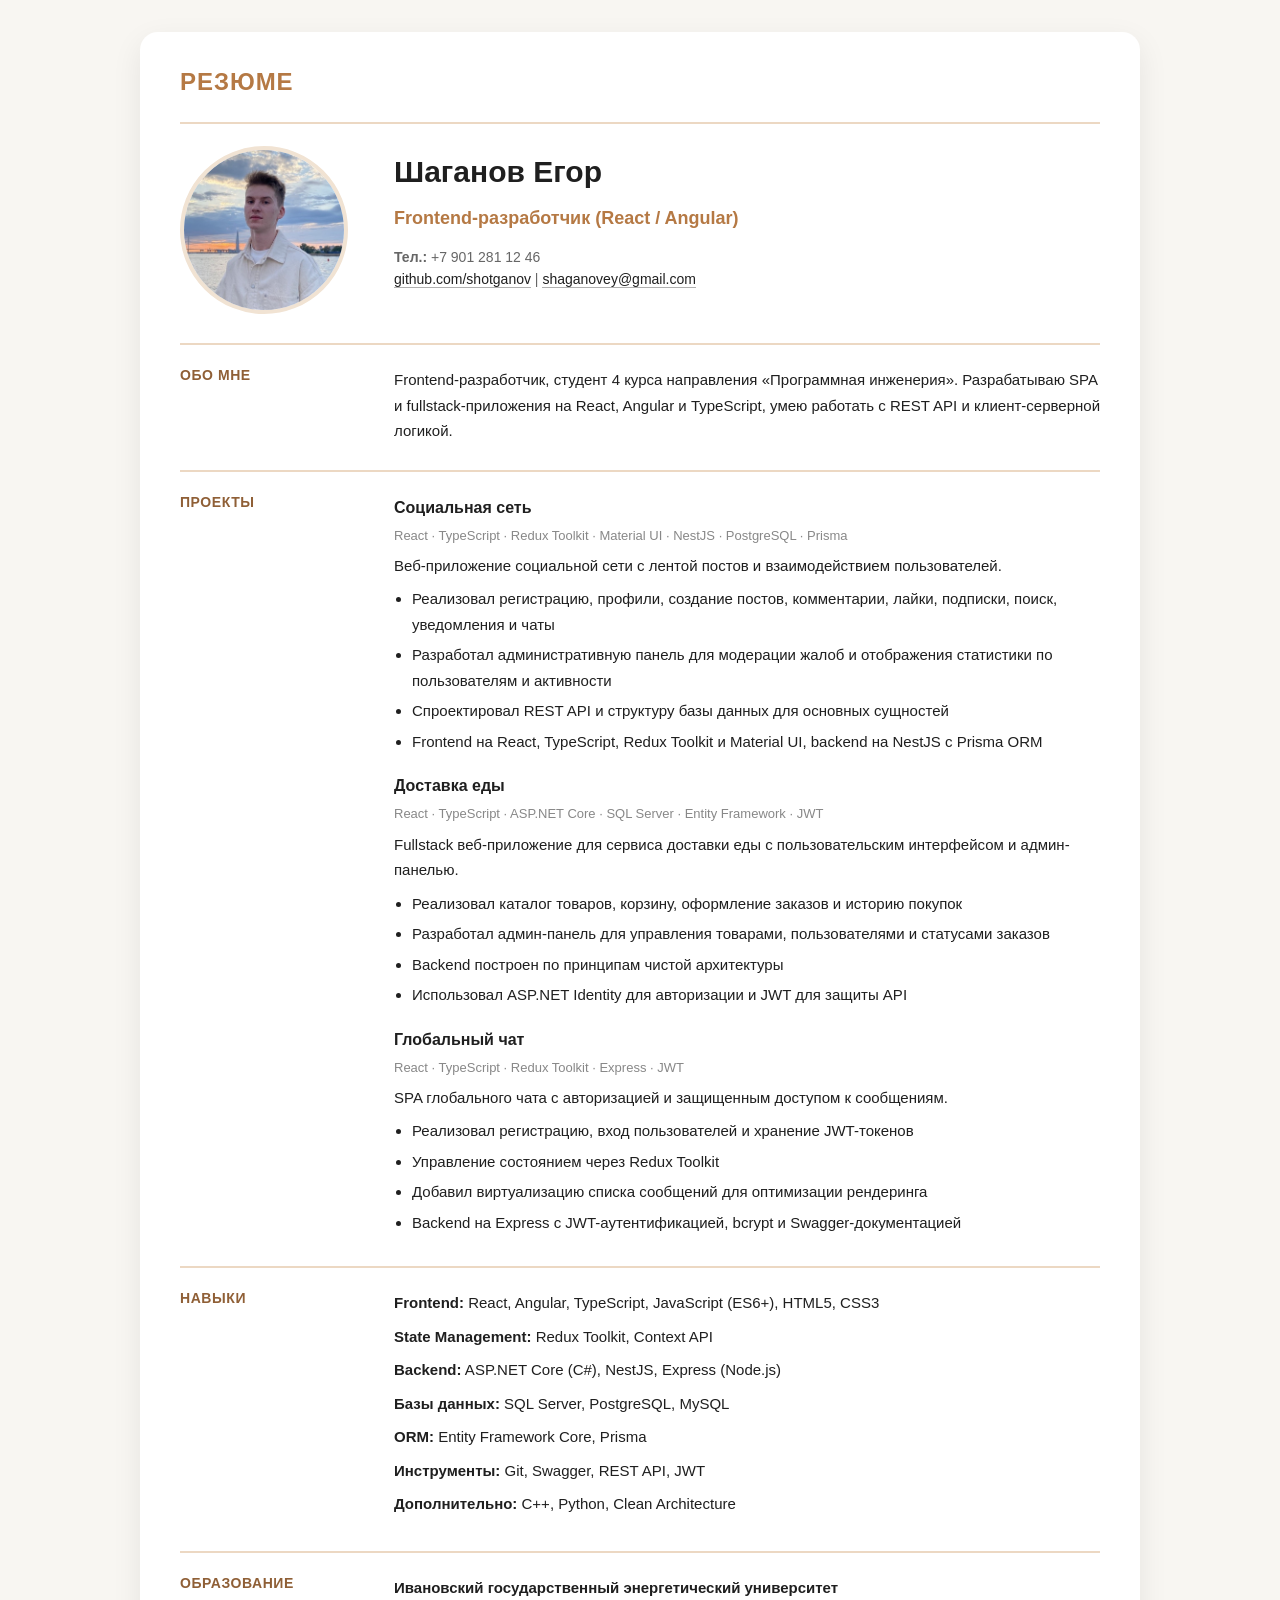
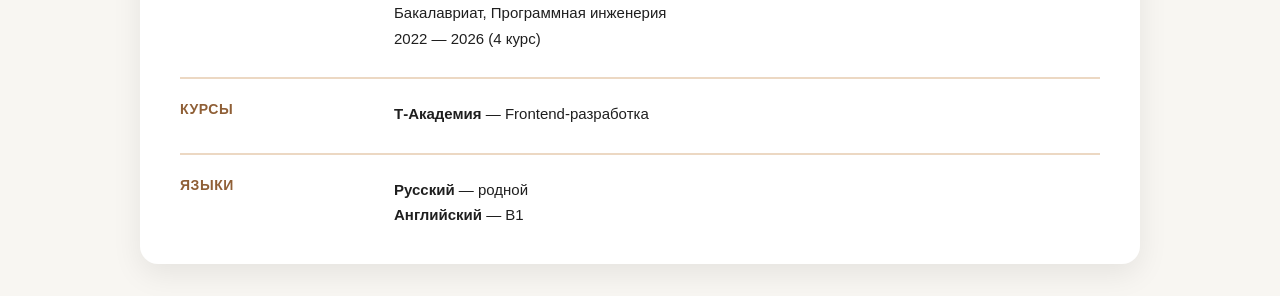
<file: index-ru.html>
﻿<!DOCTYPE html>
<html lang="ru">

<head>
  <meta charset="UTF-8">
  <meta name="viewport" content="width=device-width, initial-scale=1.0">
  <title>Резюме — Шаганов Егор</title>
  <style>
    body {
      font-family: 'Segoe UI', Tahoma, Geneva, Verdana, sans-serif;
      background: #f8f6f2;
      color: #1f1f1f;
      margin: 0;
      padding: 32px;
    }

    .container {
      max-width: 920px;
      margin: 0 auto;
      background: #fff;
      padding: 36px 40px;
      box-shadow: 0 10px 30px rgba(0, 0, 0, 0.08);
      border-radius: 18px;
    }

    h1 {
      margin: 0 0 24px;
      font-size: 24px;
      color: #b57944;
      letter-spacing: 0.04em;
      text-transform: uppercase;
    }

    .two-col {
      display: flex;
      gap: 24px;
      align-items: flex-start;
    }

    .label {
      width: 190px;
      flex-shrink: 0;
      font-weight: 700;
      color: #8f5f36;
      text-transform: uppercase;
      letter-spacing: 0.04em;
      font-size: 14px;
    }

    .section {
      border-top: 2px solid #ecd8c3;
      padding-top: 22px;
      margin-top: 26px;
    }

    .text {
      font-size: 15px;
      line-height: 1.7;
      flex: 1;
    }

    .header-name {
      font-size: 30px;
      font-weight: 700;
      margin-bottom: 6px;
    }

    .header-role {
      font-size: 18px;
      color: #b57944;
      margin-bottom: 12px;
      font-weight: 600;
    }

    .muted {
      color: #666;
      font-size: 14px;
      line-height: 1.6;
    }

    .photo {
      width: 160px;
      height: 160px;
      border-radius: 50%;
      object-fit: cover;
      border: 4px solid #f1e3d3;
    }

    .project {
      margin-bottom: 18px;
    }

    .project:last-child {
      margin-bottom: 0;
    }

    .project-title {
      font-weight: 700;
      font-size: 16px;
      margin-bottom: 4px;
    }

    .project-stack {
      font-size: 13px;
      color: #888;
      margin-bottom: 6px;
    }

    ul {
      margin: 8px 0 0 18px;
      padding: 0;
    }

    li {
      margin-bottom: 5px;
    }

    a {
      color: #1f1f1f;
      text-decoration: none;
      border-bottom: 1px solid rgba(31, 31, 31, 0.35);
      transition: border-color 0.2s;
    }

    a:hover {
      border-bottom-color: #b57944;
    }

    .skills div {
      margin-bottom: 8px;
    }

    .skills span {
      font-weight: 700;
    }

    @media (max-width: 760px) {
      body {
        padding: 16px;
      }

      .container {
        padding: 24px 20px;
      }

      .two-col {
        flex-direction: column;
      }

      .label {
        width: auto;
      }
    }
  </style>
</head>

<body>
  <div class="container">
    <h1>Резюме</h1>

    <div class="section">
      <div class="two-col">
        <div class="label">
          <img class="photo" src="photo_2026-04-05_14-08-061.jpg" alt="Шаганов Егор">
        </div>
        <div class="text">
          <div class="header-name">Шаганов Егор</div>
          <div class="header-role">Frontend-разработчик (React / Angular)</div>
          <div class="muted">
            <div><strong>Тел.:</strong> +7 901 281 12 46</div>
            <div><a href="https://github.com/shotganov" target="_blank">github.com/shotganov</a> | <a
                href="mailto:shaganovey@gmail.com">shaganovey@gmail.com</a></div>
          </div>
        </div>
      </div>
    </div>

    <div class="section">
      <div class="two-col">
        <div class="label">Обо мне</div>
        <div class="text">
          Frontend-разработчик, студент 4 курса направления «Программная инженерия». Разрабатываю SPA и
          fullstack-приложения на React, Angular и TypeScript, умею работать с REST API и клиент-серверной логикой.
        </div>
      </div>
    </div>

    <div class="section">
      <div class="two-col">
        <div class="label">Проекты</div>
        <div class="text">

          <div class="project">
            <div class="project-title">Социальная сеть</div>
            <div class="project-stack">React · TypeScript · Redux Toolkit · Material UI · NestJS · PostgreSQL · Prisma</div>
            Веб-приложение социальной сети с лентой постов и взаимодействием пользователей.
            <ul>
              <li>Реализовал регистрацию, профили, создание постов, комментарии, лайки, подписки, поиск, уведомления и чаты</li>
              <li>Разработал административную панель для модерации жалоб и отображения статистики по пользователям и активности</li>
              <li>Спроектировал REST API и структуру базы данных для основных сущностей</li>
              <li>Frontend на React, TypeScript, Redux Toolkit и Material UI, backend на NestJS с Prisma ORM</li>
            </ul>

          </div>

          <div class="project">
            <div class="project-title">Доставка еды</div>
            <div class="project-stack">React · TypeScript · ASP.NET Core · SQL Server · Entity Framework · JWT</div>
            Fullstack веб-приложение для сервиса доставки еды с пользовательским интерфейсом и админ-панелью.
            <ul>
              <li>Реализовал каталог товаров, корзину, оформление заказов и историю покупок</li>
              <li>Разработал админ-панель для управления товарами, пользователями и статусами заказов</li>
              <li>Backend построен по принципам чистой архитектуры</li>
              <li>Использовал ASP.NET Identity для авторизации и JWT для защиты API</li>
            </ul>

          </div>

          <div class="project">
            <div class="project-title">Глобальный чат</div>
            <div class="project-stack">React · TypeScript · Redux Toolkit · Express · JWT</div>
            SPA глобального чата с авторизацией и защищенным доступом к сообщениям.
            <ul>
              <li>Реализовал регистрацию, вход пользователей и хранение JWT-токенов</li>
              <li>Управление состоянием через Redux Toolkit</li>
              <li>Добавил виртуализацию списка сообщений для оптимизации рендеринга</li>
              <li>Backend на Express с JWT-аутентификацией, bcrypt и Swagger-документацией</li>
            </ul>

          </div>

        </div>
      </div>
    </div>

    <div class="section">
      <div class="two-col">
        <div class="label">Навыки</div>
        <div class="text skills">
          <div><span>Frontend:</span> React, Angular, TypeScript, JavaScript (ES6+), HTML5, CSS3</div>
          <div><span>State Management:</span> Redux Toolkit, Context API</div>
          <div><span>Backend:</span> ASP.NET Core (C#), NestJS, Express (Node.js)</div>
          <div><span>Базы данных:</span> SQL Server, PostgreSQL, MySQL</div>
          <div><span>ORM:</span> Entity Framework Core, Prisma</div>
          <div><span>Инструменты:</span> Git, Swagger, REST API, JWT</div>
          <div><span>Дополнительно:</span> C++, Python, Clean Architecture</div>
        </div>
      </div>
    </div>

    <div class="section">
      <div class="two-col">
        <div class="label">Образование</div>
        <div class="text">
          <strong>Ивановский государственный энергетический университет</strong><br>
          Бакалавриат, Программная инженерия<br>
          2022 — 2026 (4 курс)
        </div>
      </div>
    </div>

    <div class="section">
      <div class="two-col">
        <div class="label">Курсы</div>
        <div class="text">
          <strong>Т-Академия</strong> — Frontend-разработка
        </div>
      </div>
    </div>

    <div class="section">
      <div class="two-col">
        <div class="label">Языки</div>
        <div class="text">
          <strong>Русский</strong> — родной<br>
          <strong>Английский</strong> — B1
        </div>
      </div>
    </div>

  </div>
</body>

</html>
</file>
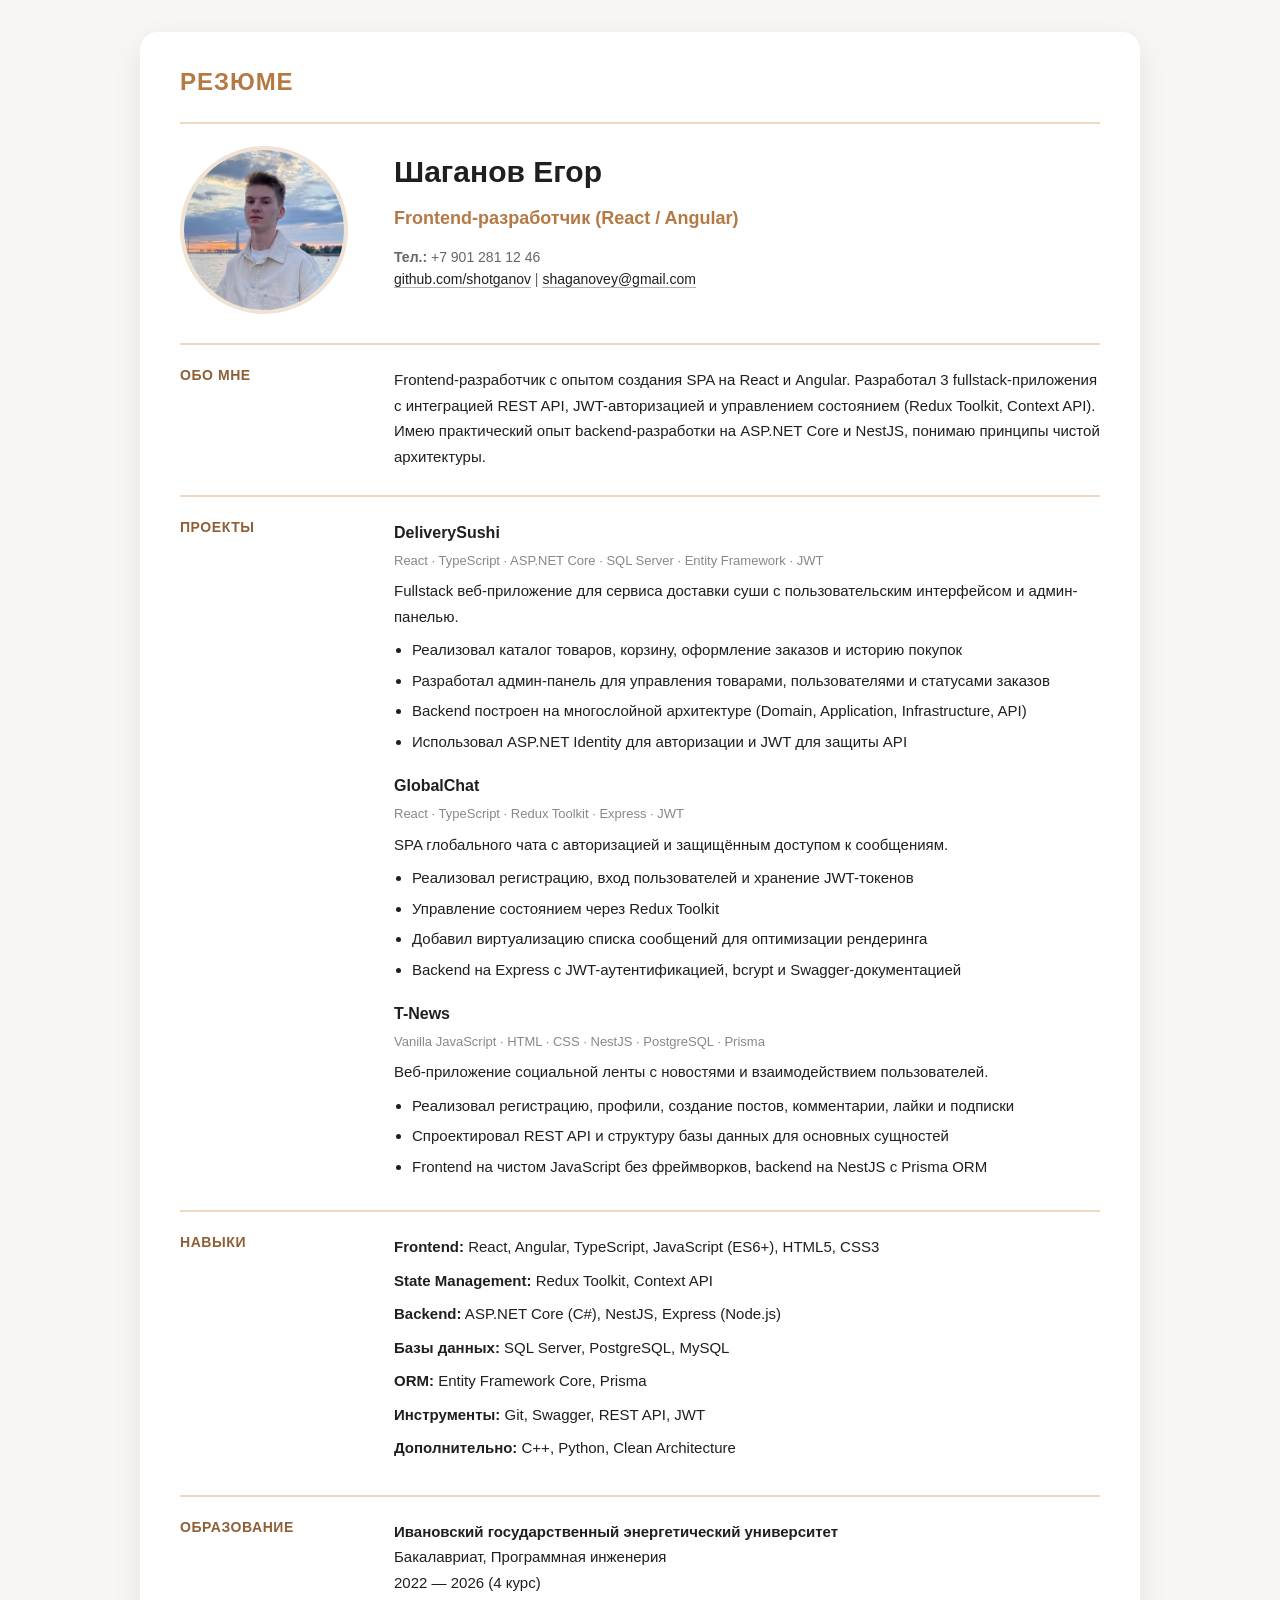
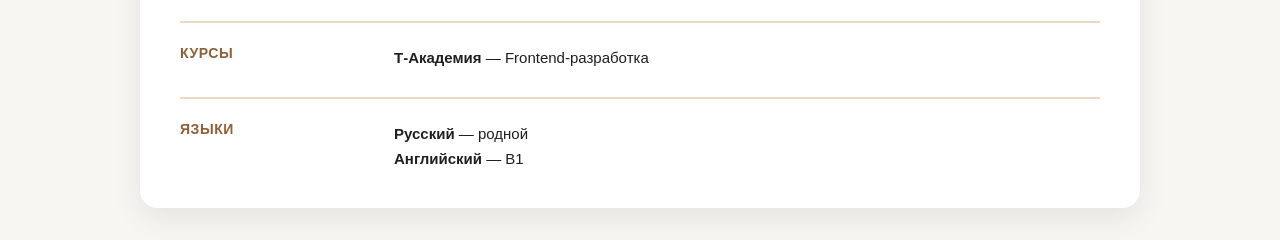
<file: index1.html>
<!DOCTYPE html>
<html lang="ru">

<head>
  <meta charset="UTF-8">
  <meta name="viewport" content="width=device-width, initial-scale=1.0">
  <title>Резюме — Шаганов Егор</title>
  <style>
    body {
      font-family: 'Segoe UI', Tahoma, Geneva, Verdana, sans-serif;
      background: #f8f6f2;
      color: #1f1f1f;
      margin: 0;
      padding: 32px;
    }

    .container {
      max-width: 920px;
      margin: 0 auto;
      background: #fff;
      padding: 36px 40px;
      box-shadow: 0 10px 30px rgba(0, 0, 0, 0.08);
      border-radius: 18px;
    }

    h1 {
      margin: 0 0 24px;
      font-size: 24px;
      color: #b57944;
      letter-spacing: 0.04em;
      text-transform: uppercase;
    }

    .two-col {
      display: flex;
      gap: 24px;
      align-items: flex-start;
    }

    .label {
      width: 190px;
      flex-shrink: 0;
      font-weight: 700;
      color: #8f5f36;
      text-transform: uppercase;
      letter-spacing: 0.04em;
      font-size: 14px;
    }

    .section {
      border-top: 2px solid #ecd8c3;
      padding-top: 22px;
      margin-top: 26px;
    }

    .text {
      font-size: 15px;
      line-height: 1.7;
      flex: 1;
    }

    .header-name {
      font-size: 30px;
      font-weight: 700;
      margin-bottom: 6px;
    }

    .header-role {
      font-size: 18px;
      color: #b57944;
      margin-bottom: 12px;
      font-weight: 600;
    }

    .muted {
      color: #666;
      font-size: 14px;
      line-height: 1.6;
    }

    .photo {
      width: 160px;
      height: 160px;
      border-radius: 50%;
      object-fit: cover;
      border: 4px solid #f1e3d3;
    }

    .project {
      margin-bottom: 18px;
    }

    .project:last-child {
      margin-bottom: 0;
    }

    .project-title {
      font-weight: 700;
      font-size: 16px;
      margin-bottom: 4px;
    }

    .project-stack {
      font-size: 13px;
      color: #888;
      margin-bottom: 6px;
    }

    ul {
      margin: 8px 0 0 18px;
      padding: 0;
    }

    li {
      margin-bottom: 5px;
    }

    a {
      color: #1f1f1f;
      text-decoration: none;
      border-bottom: 1px solid rgba(31, 31, 31, 0.35);
      transition: border-color 0.2s;
    }

    a:hover {
      border-bottom-color: #b57944;
    }

    .skills div {
      margin-bottom: 8px;
    }

    .skills span {
      font-weight: 700;
    }

    @media (max-width: 760px) {
      body {
        padding: 16px;
      }

      .container {
        padding: 24px 20px;
      }

      .two-col {
        flex-direction: column;
      }

      .label {
        width: auto;
      }
    }
  </style>
</head>

<body>
  <div class="container">
    <h1>Резюме</h1>

    <div class="section">
      <div class="two-col">
        <div class="label">
          <img class="photo" src="photo_2026-04-05_14-08-061.jpg" alt="Шаганов Егор">
        </div>
        <div class="text">
          <div class="header-name">Шаганов Егор</div>
          <div class="header-role">Frontend-разработчик (React / Angular)</div>
          <div class="muted">
            <div><strong>Тел.:</strong> +7 901 281 12 46</div>
            <div><a href="https://github.com/shotganov" target="_blank">github.com/shotganov</a> | <a
                href="mailto:shaganovey@gmail.com">shaganovey@gmail.com</a></div>
          </div>
        </div>
      </div>
    </div>

    <div class="section">
      <div class="two-col">
        <div class="label">Обо мне</div>
        <div class="text">
          Frontend-разработчик с опытом создания SPA на React и Angular. Разработал 3 fullstack-приложения
          с интеграцией REST API, JWT-авторизацией и управлением состоянием (Redux Toolkit, Context API).
          Имею практический опыт backend-разработки на ASP.NET Core и NestJS, понимаю принципы чистой
          архитектуры.
        </div>
      </div>
    </div>

    <div class="section">
      <div class="two-col">
        <div class="label">Проекты</div>
        <div class="text">

          <div class="project">
            <div class="project-title">DeliverySushi</div>
            <div class="project-stack">React · TypeScript · ASP.NET Core · SQL Server · Entity Framework · JWT</div>
            Fullstack веб-приложение для сервиса доставки суши с пользовательским интерфейсом и админ-панелью.
            <ul>
              <li>Реализовал каталог товаров, корзину, оформление заказов и историю покупок</li>
              <li>Разработал админ-панель для управления товарами, пользователями и статусами заказов</li>
              <li>Backend построен на многослойной архитектуре (Domain, Application, Infrastructure, API)</li>
              <li>Использовал ASP.NET Identity для авторизации и JWT для защиты API</li>
            </ul>

          </div>

          <div class="project">
            <div class="project-title">GlobalChat</div>
            <div class="project-stack">React · TypeScript · Redux Toolkit · Express · JWT</div>
            SPA глобального чата с авторизацией и защищённым доступом к сообщениям.
            <ul>
              <li>Реализовал регистрацию, вход пользователей и хранение JWT-токенов</li>
              <li>Управление состоянием через Redux Toolkit</li>
              <li>Добавил виртуализацию списка сообщений для оптимизации рендеринга</li>
              <li>Backend на Express с JWT-аутентификацией, bcrypt и Swagger-документацией</li>
            </ul>

          </div>

          <div class="project">
            <div class="project-title">T-News</div>
            <div class="project-stack">Vanilla JavaScript · HTML · CSS · NestJS · PostgreSQL · Prisma</div>
            Веб-приложение социальной ленты с новостями и взаимодействием пользователей.
            <ul>
              <li>Реализовал регистрацию, профили, создание постов, комментарии, лайки и подписки</li>
              <li>Спроектировал REST API и структуру базы данных для основных сущностей</li>
              <li>Frontend на чистом JavaScript без фреймворков, backend на NestJS с Prisma ORM</li>
            </ul>

          </div>

        </div>
      </div>
    </div>

    <div class="section">
      <div class="two-col">
        <div class="label">Навыки</div>
        <div class="text skills">
          <div><span>Frontend:</span> React, Angular, TypeScript, JavaScript (ES6+), HTML5, CSS3</div>
          <div><span>State Management:</span> Redux Toolkit, Context API</div>
          <div><span>Backend:</span> ASP.NET Core (C#), NestJS, Express (Node.js)</div>
          <div><span>Базы данных:</span> SQL Server, PostgreSQL, MySQL</div>
          <div><span>ORM:</span> Entity Framework Core, Prisma</div>
          <div><span>Инструменты:</span> Git, Swagger, REST API, JWT</div>
          <div><span>Дополнительно:</span> C++, Python, Clean Architecture</div>
        </div>
      </div>
    </div>

    <div class="section">
      <div class="two-col">
        <div class="label">Образование</div>
        <div class="text">
          <strong>Ивановский государственный энергетический университет</strong><br>
          Бакалавриат, Программная инженерия<br>
          2022 — 2026 (4 курс)
        </div>
      </div>
    </div>

    <div class="section">
      <div class="two-col">
        <div class="label">Курсы</div>
        <div class="text">
          <strong>Т-Академия</strong> — Frontend-разработка
        </div>
      </div>
    </div>

    <div class="section">
      <div class="two-col">
        <div class="label">Языки</div>
        <div class="text">
          <strong>Русский</strong> — родной<br>
          <strong>Английский</strong> — B1
        </div>
      </div>
    </div>

  </div>
</body>

</html>
</file>
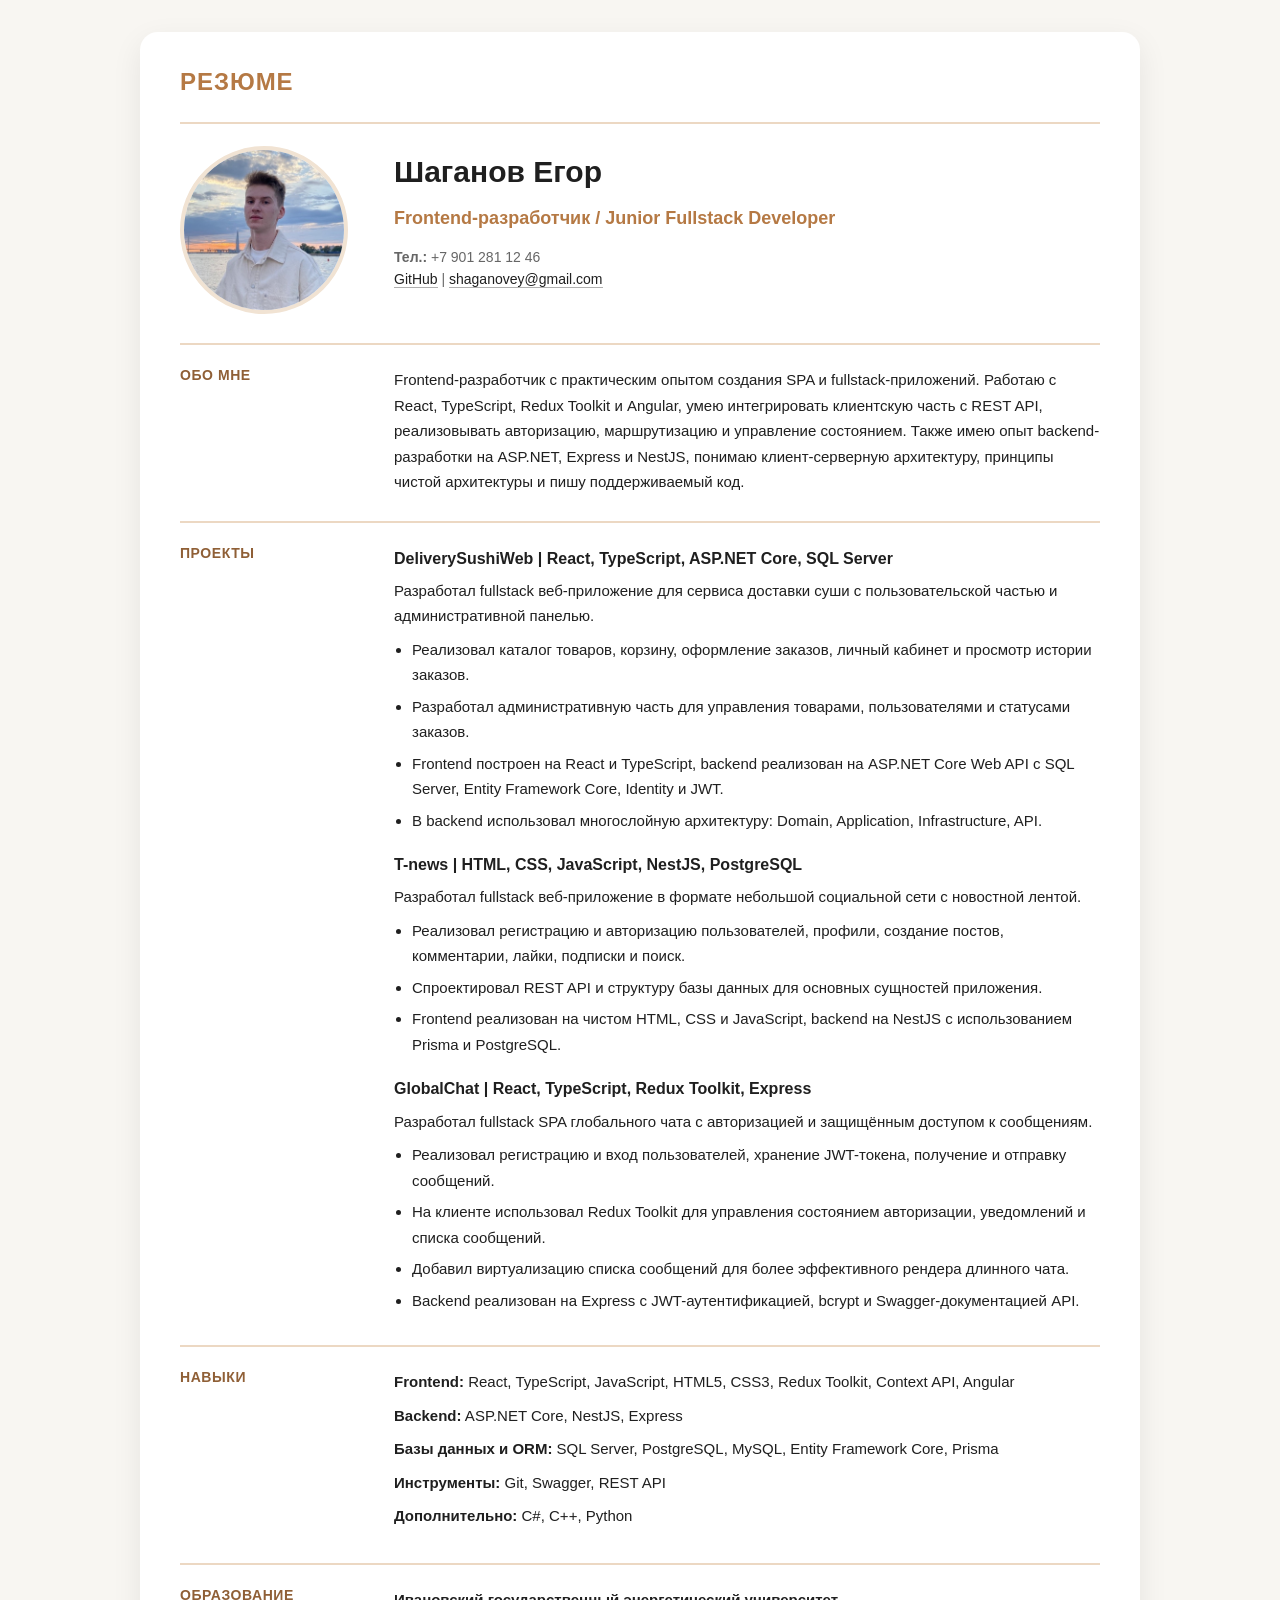
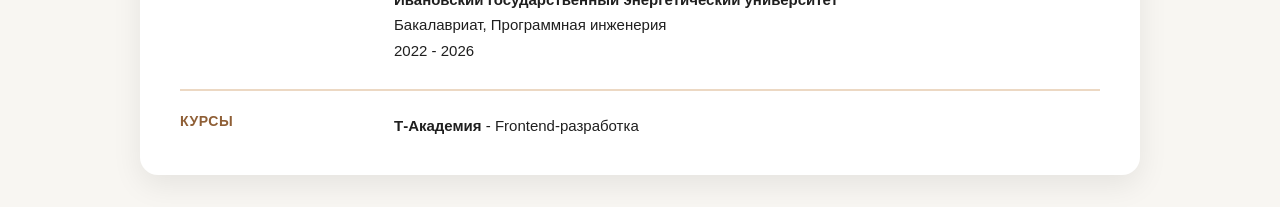
<file: index2.html>
﻿<!DOCTYPE html>
<html lang="ru">
<head>
  <meta charset="UTF-8">
  <meta name="viewport" content="width=device-width, initial-scale=1.0">
  <title>Резюме - улучшенная версия</title>
  <style>
    body {
      font-family: 'Segoe UI', Tahoma, Geneva, Verdana, sans-serif;
      background: #f8f6f2;
      color: #1f1f1f;
      margin: 0;
      padding: 32px;
    }

    .container {
      max-width: 920px;
      margin: 0 auto;
      background: #fff;
      padding: 36px 40px;
      box-shadow: 0 10px 30px rgba(0, 0, 0, 0.08);
      border-radius: 18px;
    }

    h1 {
      margin: 0 0 24px;
      font-size: 24px;
      color: #b57944;
      letter-spacing: 0.04em;
      text-transform: uppercase;
    }

    .two-col {
      display: flex;
      gap: 24px;
      align-items: flex-start;
    }

    .label {
      width: 190px;
      flex-shrink: 0;
      font-weight: 700;
      color: #8f5f36;
      text-transform: uppercase;
      letter-spacing: 0.04em;
      font-size: 14px;
    }

    .section {
      border-top: 2px solid #ecd8c3;
      padding-top: 22px;
      margin-top: 26px;
    }

    .text {
      font-size: 15px;
      line-height: 1.7;
      flex: 1;
    }

    .header-name {
      font-size: 30px;
      font-weight: 700;
      margin-bottom: 6px;
    }

    .header-role {
      font-size: 18px;
      color: #b57944;
      margin-bottom: 12px;
      font-weight: 600;
    }

    .muted {
      color: #666;
      font-size: 14px;
      line-height: 1.6;
    }

    .photo {
      width: 160px;
      height: 160px;
      border-radius: 50%;
      object-fit: cover;
      border: 4px solid #f1e3d3;
    }

    .project {
      margin-bottom: 18px;
    }

    .project:last-child {
      margin-bottom: 0;
    }

    .project-title {
      font-weight: 700;
      font-size: 16px;
      margin-bottom: 6px;
    }

    ul {
      margin: 8px 0 0 18px;
      padding: 0;
    }

    li {
      margin-bottom: 6px;
    }

    a {
      color: #1f1f1f;
      text-decoration: none;
      border-bottom: 1px solid rgba(31, 31, 31, 0.35);
    }

    .skills div {
      margin-bottom: 8px;
    }

    .skills span {
      font-weight: 700;
    }

    @media (max-width: 760px) {
      body {
        padding: 16px;
      }

      .container {
        padding: 24px 20px;
      }

      .two-col {
        flex-direction: column;
      }

      .label {
        width: auto;
      }
    }
  </style>
</head>
<body>
  <div class="container">
    <h1>Резюме</h1>

    <div class="section">
      <div class="two-col">
        <div class="label">
          <img class="photo" src="photo_2026-04-05_14-08-061.jpg" alt="Шаганов Егор">
        </div>
        <div class="text">
          <div class="header-name">Шаганов Егор</div>
          <div class="header-role">Frontend-разработчик / Junior Fullstack Developer</div>
          <div class="muted">
            <div><strong>Тел.:</strong> +7 901 281 12 46</div>
            <div><a href="https://github.com/shotganov">GitHub</a> | <a href="mailto:shaganovey@gmail.com">shaganovey@gmail.com</a></div>
          </div>
        </div>
      </div>
    </div>

    <div class="section">
      <div class="two-col">
        <div class="label">Обо мне</div>
        <div class="text">
          Frontend-разработчик с практическим опытом создания SPA и fullstack-приложений. Работаю с React, TypeScript, Redux Toolkit и Angular, умею интегрировать клиентскую часть с REST API, реализовывать авторизацию, маршрутизацию и управление состоянием. Также имею опыт backend-разработки на ASP.NET, Express и NestJS, понимаю клиент-серверную архитектуру, принципы чистой архитектуры и пишу поддерживаемый код.
        </div>
      </div>
    </div>

    <div class="section">
      <div class="two-col">
        <div class="label">Проекты</div>
        <div class="text">
          <div class="project">
            <div class="project-title">DeliverySushiWeb | React, TypeScript, ASP.NET Core, SQL Server</div>
            Разработал fullstack веб-приложение для сервиса доставки суши с пользовательской частью и административной панелью.
            <ul>
              <li>Реализовал каталог товаров, корзину, оформление заказов, личный кабинет и просмотр истории заказов.</li>
              <li>Разработал административную часть для управления товарами, пользователями и статусами заказов.</li>
              <li>Frontend построен на React и TypeScript, backend реализован на ASP.NET Core Web API с SQL Server, Entity Framework Core, Identity и JWT.</li>
              <li>В backend использовал многослойную архитектуру: Domain, Application, Infrastructure, API.</li>
            </ul>
          </div>

          <div class="project">
            <div class="project-title">T-news | HTML, CSS, JavaScript, NestJS, PostgreSQL</div>
            Разработал fullstack веб-приложение в формате небольшой социальной сети с новостной лентой.
            <ul>
              <li>Реализовал регистрацию и авторизацию пользователей, профили, создание постов, комментарии, лайки, подписки и поиск.</li>
              <li>Спроектировал REST API и структуру базы данных для основных сущностей приложения.</li>
              <li>Frontend реализован на чистом HTML, CSS и JavaScript, backend на NestJS с использованием Prisma и PostgreSQL.</li>
            </ul>
          </div>

          <div class="project">
            <div class="project-title">GlobalChat | React, TypeScript, Redux Toolkit, Express</div>
            Разработал fullstack SPA глобального чата с авторизацией и защищённым доступом к сообщениям.
            <ul>
              <li>Реализовал регистрацию и вход пользователей, хранение JWT-токена, получение и отправку сообщений.</li>
              <li>На клиенте использовал Redux Toolkit для управления состоянием авторизации, уведомлений и списка сообщений.</li>
              <li>Добавил виртуализацию списка сообщений для более эффективного рендера длинного чата.</li>
              <li>Backend реализован на Express с JWT-аутентификацией, bcrypt и Swagger-документацией API.</li>
            </ul>
          </div>
        </div>
      </div>
    </div>

    <div class="section">
      <div class="two-col">
        <div class="label">Навыки</div>
        <div class="text skills">
          <div><span>Frontend:</span> React, TypeScript, JavaScript, HTML5, CSS3, Redux Toolkit, Context API, Angular</div>
          <div><span>Backend:</span> ASP.NET Core, NestJS, Express</div>
          <div><span>Базы данных и ORM:</span> SQL Server, PostgreSQL, MySQL, Entity Framework Core, Prisma</div>
          <div><span>Инструменты:</span> Git, Swagger, REST API</div>
          <div><span>Дополнительно:</span> C#, C++, Python</div>
        </div>
      </div>
    </div>

    <div class="section">
      <div class="two-col">
        <div class="label">Образование</div>
        <div class="text">
          <strong>Ивановский государственный энергетический университет</strong><br>
          Бакалавриат, Программная инженерия<br>
          2022 - 2026
        </div>
      </div>
    </div>

    <div class="section">
      <div class="two-col">
        <div class="label">Курсы</div>
        <div class="text">
          <strong>Т-Академия</strong> - Frontend-разработка
        </div>
      </div>
    </div>
  </div>
</body>
</html>
</file>
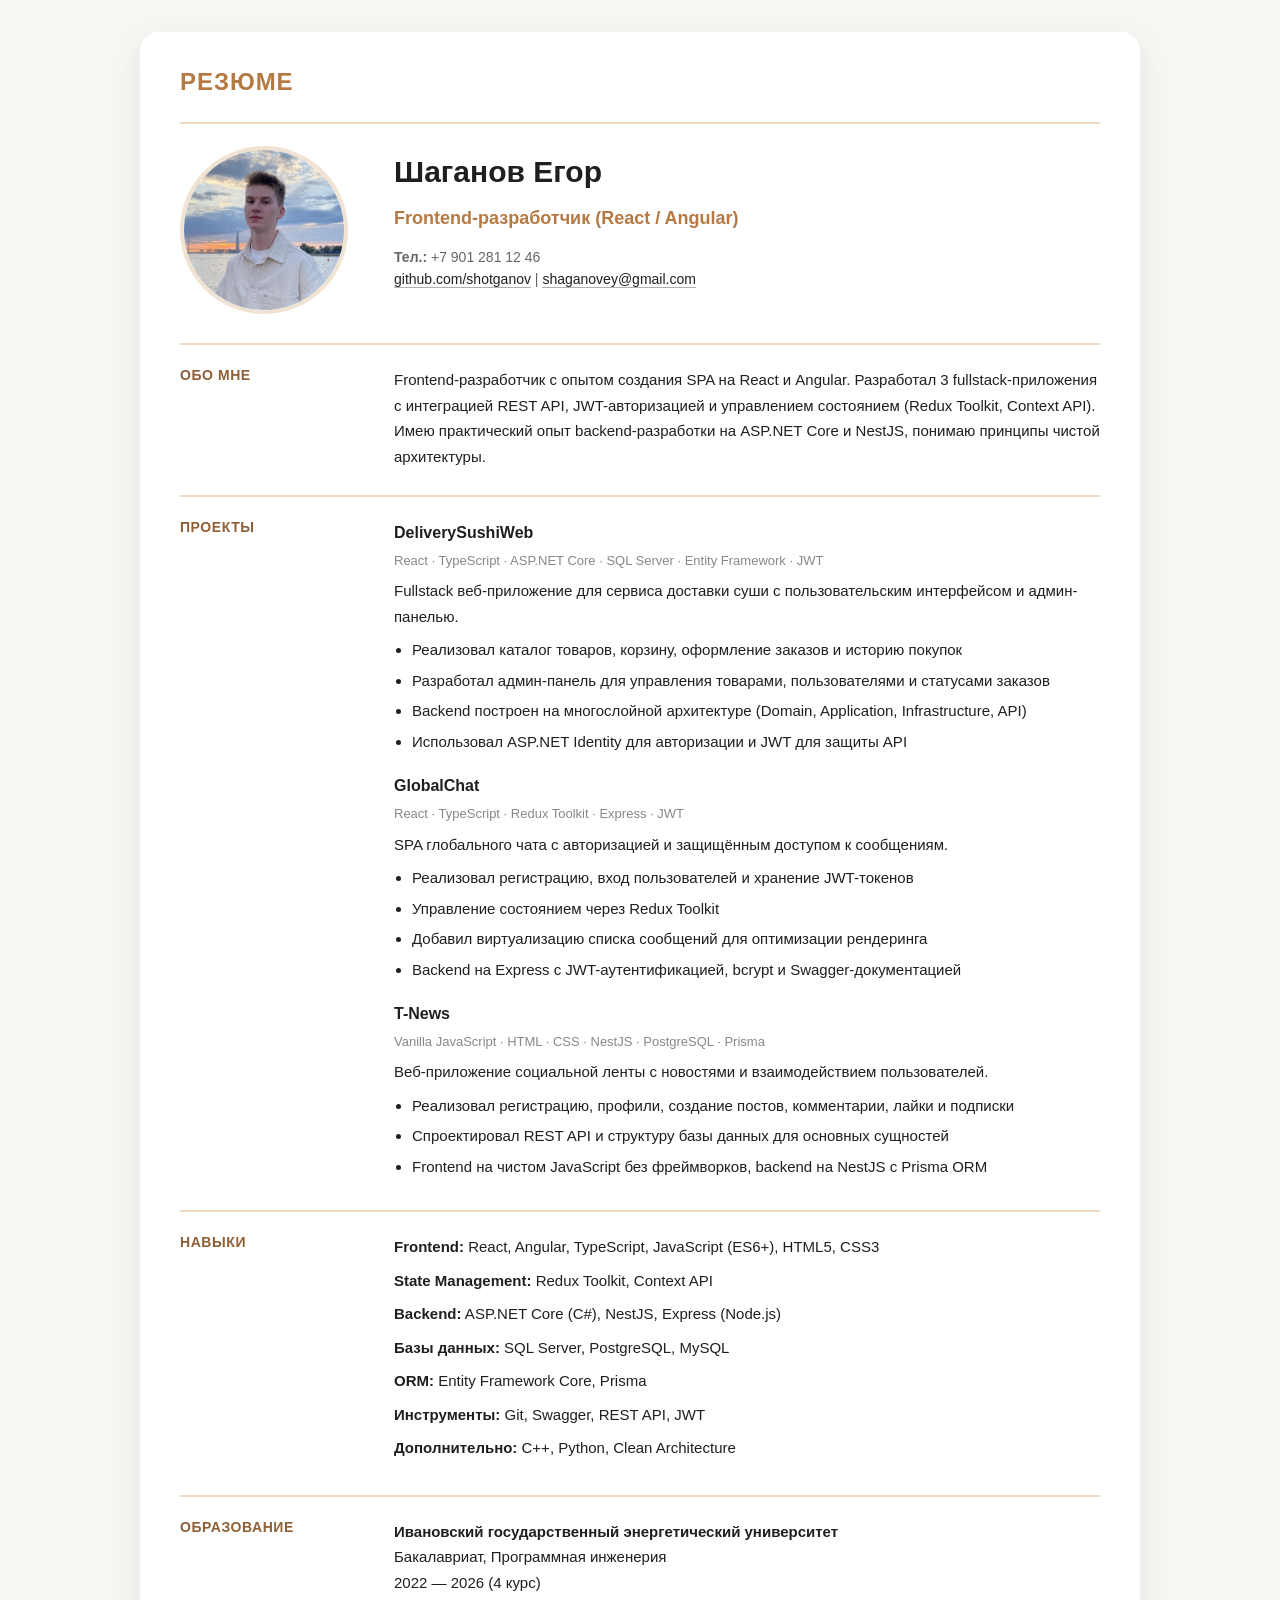
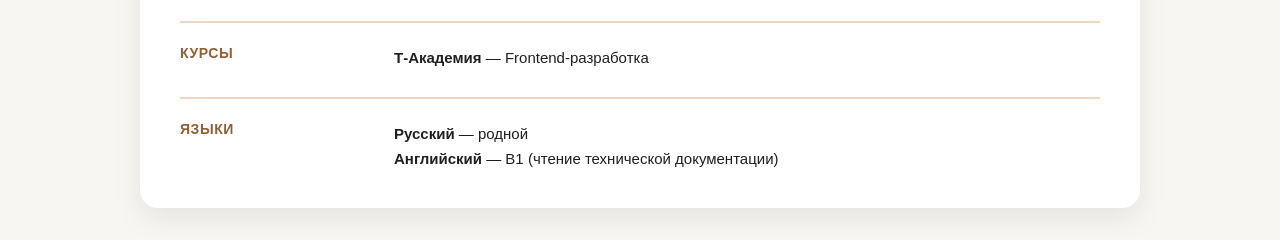
<file: index3.html>
<!DOCTYPE html>
<html lang="ru">

<head>
  <meta charset="UTF-8">
  <meta name="viewport" content="width=device-width, initial-scale=1.0">
  <title>Резюме — Шаганов Егор</title>
  <style>
    body {
      font-family: 'Segoe UI', Tahoma, Geneva, Verdana, sans-serif;
      background: #f8f6f2;
      color: #1f1f1f;
      margin: 0;
      padding: 32px;
    }

    .container {
      max-width: 920px;
      margin: 0 auto;
      background: #fff;
      padding: 36px 40px;
      box-shadow: 0 10px 30px rgba(0, 0, 0, 0.08);
      border-radius: 18px;
    }

    h1 {
      margin: 0 0 24px;
      font-size: 24px;
      color: #b57944;
      letter-spacing: 0.04em;
      text-transform: uppercase;
    }

    .two-col {
      display: flex;
      gap: 24px;
      align-items: flex-start;
    }

    .label {
      width: 190px;
      flex-shrink: 0;
      font-weight: 700;
      color: #8f5f36;
      text-transform: uppercase;
      letter-spacing: 0.04em;
      font-size: 14px;
    }

    .section {
      border-top: 2px solid #ecd8c3;
      padding-top: 22px;
      margin-top: 26px;
    }

    .text {
      font-size: 15px;
      line-height: 1.7;
      flex: 1;
    }

    .header-name {
      font-size: 30px;
      font-weight: 700;
      margin-bottom: 6px;
    }

    .header-role {
      font-size: 18px;
      color: #b57944;
      margin-bottom: 12px;
      font-weight: 600;
    }

    .muted {
      color: #666;
      font-size: 14px;
      line-height: 1.6;
    }

    .photo {
      width: 160px;
      height: 160px;
      border-radius: 50%;
      object-fit: cover;
      border: 4px solid #f1e3d3;
    }

    .project {
      margin-bottom: 18px;
    }

    .project:last-child {
      margin-bottom: 0;
    }

    .project-title {
      font-weight: 700;
      font-size: 16px;
      margin-bottom: 4px;
    }

    .project-stack {
      font-size: 13px;
      color: #888;
      margin-bottom: 6px;
    }

    ul {
      margin: 8px 0 0 18px;
      padding: 0;
    }

    li {
      margin-bottom: 5px;
    }

    a {
      color: #1f1f1f;
      text-decoration: none;
      border-bottom: 1px solid rgba(31, 31, 31, 0.35);
      transition: border-color 0.2s;
    }

    a:hover {
      border-bottom-color: #b57944;
    }

    .skills div {
      margin-bottom: 8px;
    }

    .skills span {
      font-weight: 700;
    }

    @media (max-width: 760px) {
      body {
        padding: 16px;
      }

      .container {
        padding: 24px 20px;
      }

      .two-col {
        flex-direction: column;
      }

      .label {
        width: auto;
      }
    }
  </style>
</head>

<body>
  <div class="container">
    <h1>Резюме</h1>

    <div class="section">
      <div class="two-col">
        <div class="label">
          <img class="photo" src="photo_2026-04-05_14-08-061.jpg" alt="Шаганов Егор">
        </div>
        <div class="text">
          <div class="header-name">Шаганов Егор</div>
          <div class="header-role">Frontend-разработчик (React / Angular)</div>
          <div class="muted">
            <div><strong>Тел.:</strong> +7 901 281 12 46</div>
            <div><a href="https://github.com/shotganov" target="_blank">github.com/shotganov</a> | <a
                href="mailto:shaganovey@gmail.com">shaganovey@gmail.com</a></div>
          </div>
        </div>
      </div>
    </div>

    <div class="section">
      <div class="two-col">
        <div class="label">Обо мне</div>
        <div class="text">
          Frontend-разработчик с опытом создания SPA на React и Angular. Разработал 3 fullstack-приложения
          с интеграцией REST API, JWT-авторизацией и управлением состоянием (Redux Toolkit, Context API).
          Имею практический опыт backend-разработки на ASP.NET Core и NestJS, понимаю принципы чистой
          архитектуры. 
        </div>
      </div>
    </div>

    <div class="section">
      <div class="two-col">
        <div class="label">Проекты</div>
        <div class="text">

          <div class="project">
            <div class="project-title">DeliverySushiWeb</div>
            <div class="project-stack">React · TypeScript · ASP.NET Core · SQL Server · Entity Framework · JWT</div>
            Fullstack веб-приложение для сервиса доставки суши с пользовательским интерфейсом и админ-панелью.
            <ul>
              <li>Реализовал каталог товаров, корзину, оформление заказов и историю покупок</li>
              <li>Разработал админ-панель для управления товарами, пользователями и статусами заказов</li>
              <li>Backend построен на многослойной архитектуре (Domain, Application, Infrastructure, API)</li>
              <li>Использовал ASP.NET Identity для авторизации и JWT для защиты API</li>
            </ul>
       
          </div>

          <div class="project">
            <div class="project-title">GlobalChat</div>
            <div class="project-stack">React · TypeScript · Redux Toolkit · Express · JWT</div>
            SPA глобального чата с авторизацией и защищённым доступом к сообщениям.
            <ul>
              <li>Реализовал регистрацию, вход пользователей и хранение JWT-токенов</li>
              <li>Управление состоянием через Redux Toolkit</li>
              <li>Добавил виртуализацию списка сообщений для оптимизации рендеринга</li>
              <li>Backend на Express с JWT-аутентификацией, bcrypt и Swagger-документацией</li>
            </ul>
            
          </div>

          <div class="project">
            <div class="project-title">T-News</div>
            <div class="project-stack">Vanilla JavaScript · HTML · CSS · NestJS · PostgreSQL · Prisma</div>
            Веб-приложение социальной ленты с новостями и взаимодействием пользователей.
            <ul>
              <li>Реализовал регистрацию, профили, создание постов, комментарии, лайки и подписки</li>
              <li>Спроектировал REST API и структуру базы данных для основных сущностей</li>
              <li>Frontend на чистом JavaScript без фреймворков, backend на NestJS с Prisma ORM</li>
            </ul>
           
          </div>

        </div>
      </div>
    </div>

    <div class="section">
      <div class="two-col">
        <div class="label">Навыки</div>
        <div class="text skills">
          <div><span>Frontend:</span> React, Angular, TypeScript, JavaScript (ES6+), HTML5, CSS3</div>
          <div><span>State Management:</span> Redux Toolkit, Context API</div>
          <div><span>Backend:</span> ASP.NET Core (C#), NestJS, Express (Node.js)</div>
          <div><span>Базы данных:</span> SQL Server, PostgreSQL, MySQL</div>
          <div><span>ORM:</span> Entity Framework Core, Prisma</div>
          <div><span>Инструменты:</span> Git, Swagger, REST API, JWT</div>
          <div><span>Дополнительно:</span> C++, Python, Clean Architecture</div>
        </div>
      </div>
    </div>

    <div class="section">
      <div class="two-col">
        <div class="label">Образование</div>
        <div class="text">
          <strong>Ивановский государственный энергетический университет</strong><br>
          Бакалавриат, Программная инженерия<br>
          2022 — 2026 (4 курс)
        </div>
      </div>
    </div>

    <div class="section">
      <div class="two-col">
        <div class="label">Курсы</div>
        <div class="text">
          <strong>Т-Академия</strong> — Frontend-разработка
        </div>
      </div>
    </div>

    <div class="section">
      <div class="two-col">
        <div class="label">Языки</div>
        <div class="text">
          <strong>Русский</strong> — родной<br>
          <strong>Английский</strong> — B1 (чтение технической документации)
        </div>
      </div>
    </div>

  </div>
</body>

</html>
</file>
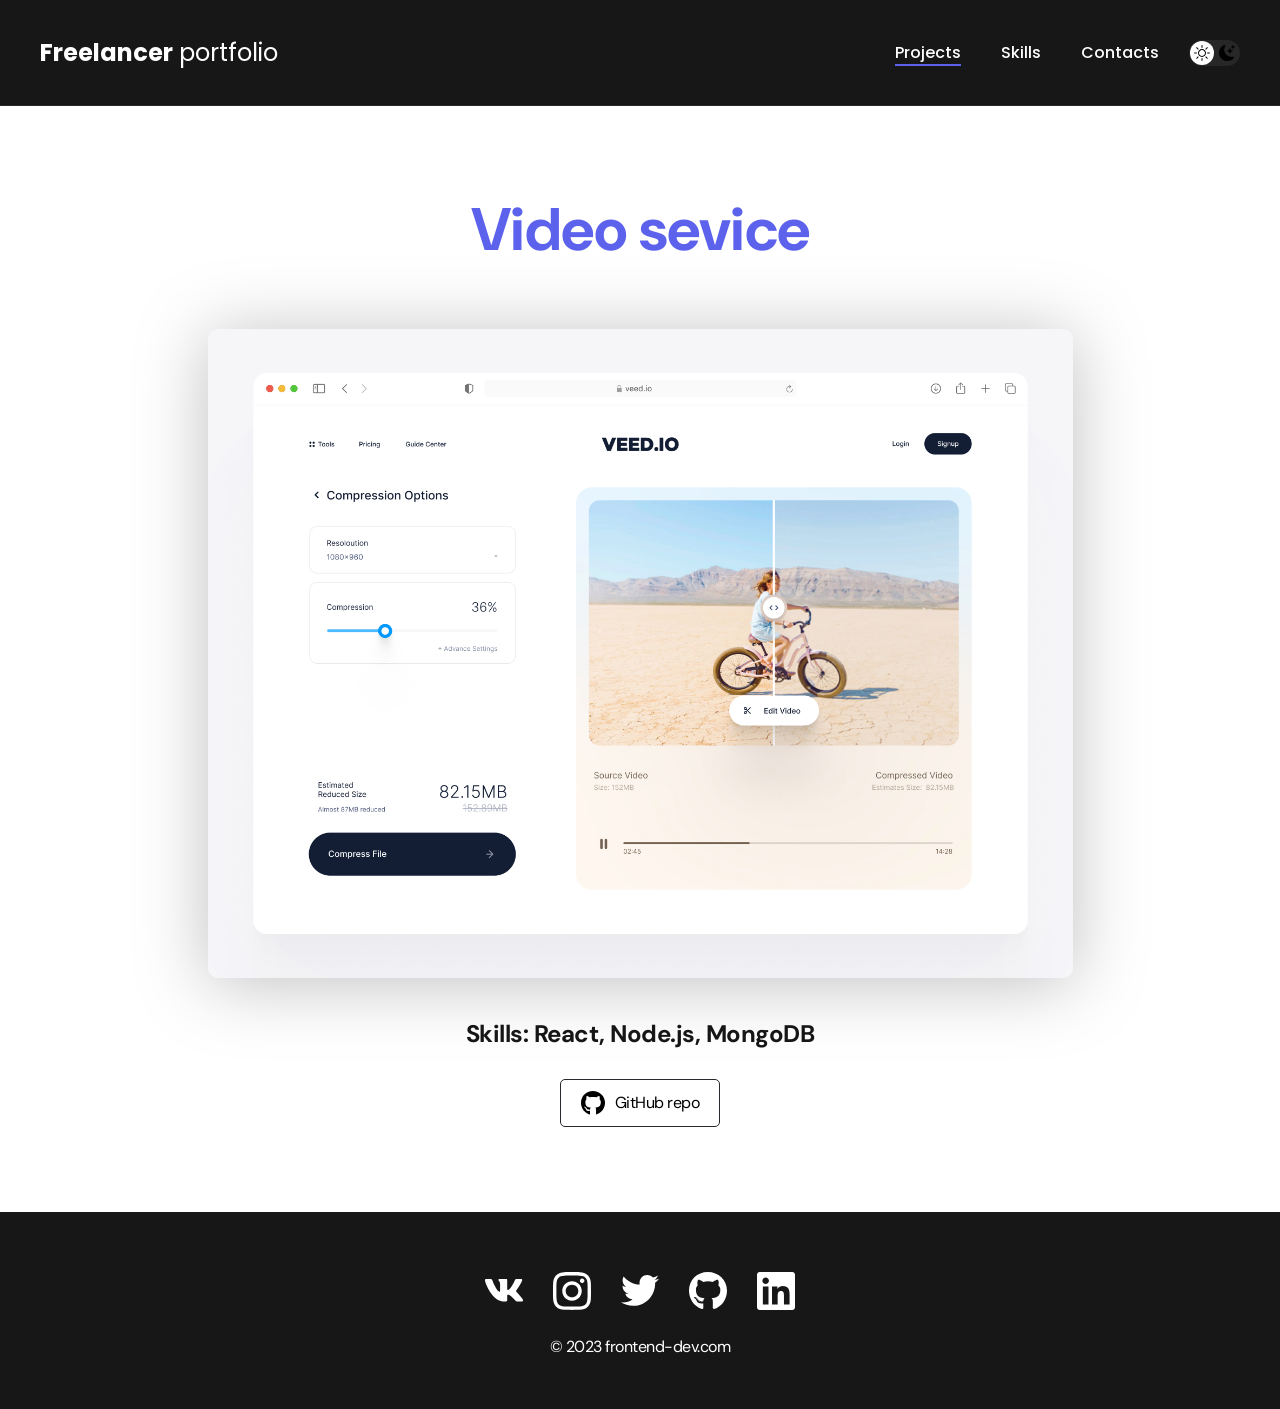
<file: project-page.html>
<!DOCTYPE html>
<html lang="en">
<head>
    <meta charset="UTF-8">
    <meta http-equiv="X-UA-Compatible" content="IE=edge">
    <meta name="viewport" content="width=device-width, initial-scale=1.0">
    <link rel="preconnect" href="https://fonts.googleapis.com">
    <link rel="preconnect" href="https://fonts.gstatic.com" crossorigin>
    <link href="https://fonts.googleapis.com/css2?family=DM+Sans:wght@400;500;700&family=Poppins:wght@100;200;300;400;500;600;700;800;900&display=swap" rel="stylesheet">
    <link rel="stylesheet" href="style.css">
    <title>My Project</title>
</head>
<body>
    <nav class="nav">
        <div class="container">
            <div class="nav-row">
                <a href="./index.html" class="logo"><strong>Freelancer</strong> portfolio</a>
                
                <button class="dark-mode-btn">
                    <img src="./img/icons/sun.svg" alt="" class="dark-mode-btn__icon">
                    <img src="./img/icons/moon.svg" alt="" class="dark-mode-btn__icon">
                </button>
                
                <ul class="nav-list">
                    <li class="nav-list__item"><a href="./index.html" class="nav-list__link nav-list__link--active">Projects</a></li>
                    <li class="nav-list__item"><a href="./skills.html" class="nav-list__link">Skills</a></li>
                    <li class="nav-list__item"><a href="./contacts.html" class="nav-list__link">Contacts</a></li>
                </ul>
            </div>
        </div>
    </nav>
    <main class="section">
        <div class="container">
            <div class="project-details">
                <h1 class="title-1">Video sevice</h1>
                <img class="project-details__cover" src="./img/projects/02-big.jpg" alt="">
                
                <div class="project-details__desc">
                    <p>Skills: React, Node.js, MongoDB</p>
                </div>

                <a class="btn-outline" href="#!">
                    <img src="./img/icons/gitHub-black.svg" alt="">
                    GitHub repo
                </a>
            </div>
        </div>
    </main>
    <footer class="footer">
        <div class="footer__wrapper">
            <ul class="social">
                <li class="social__item"><a href="#!"><img src="./img/icons/vk.svg" alt=""></a></li>
                <li class="social__item"><a href="#!"><img src="./img/icons/instagram.svg" alt=""></a></li>
                <li class="social__item"><a href="#!"><img src="./img/icons/twitter.svg" alt=""></a></li>
                <li class="social__item"><a href="#!"><img src="./img/icons/gitHub.svg" alt=""></a></li>
                <li class="social__item"><a href="#!"><img src="./img/icons/linkedIn.svg" alt=""></a></li>
            </ul>
            <div class="copyright">
                <p>© 2023 frontend-dev.com</p>
            </div>
        </div>
    </footer>
    
    <script src="./js/main.js"></script>
</body>
</html>
</file>
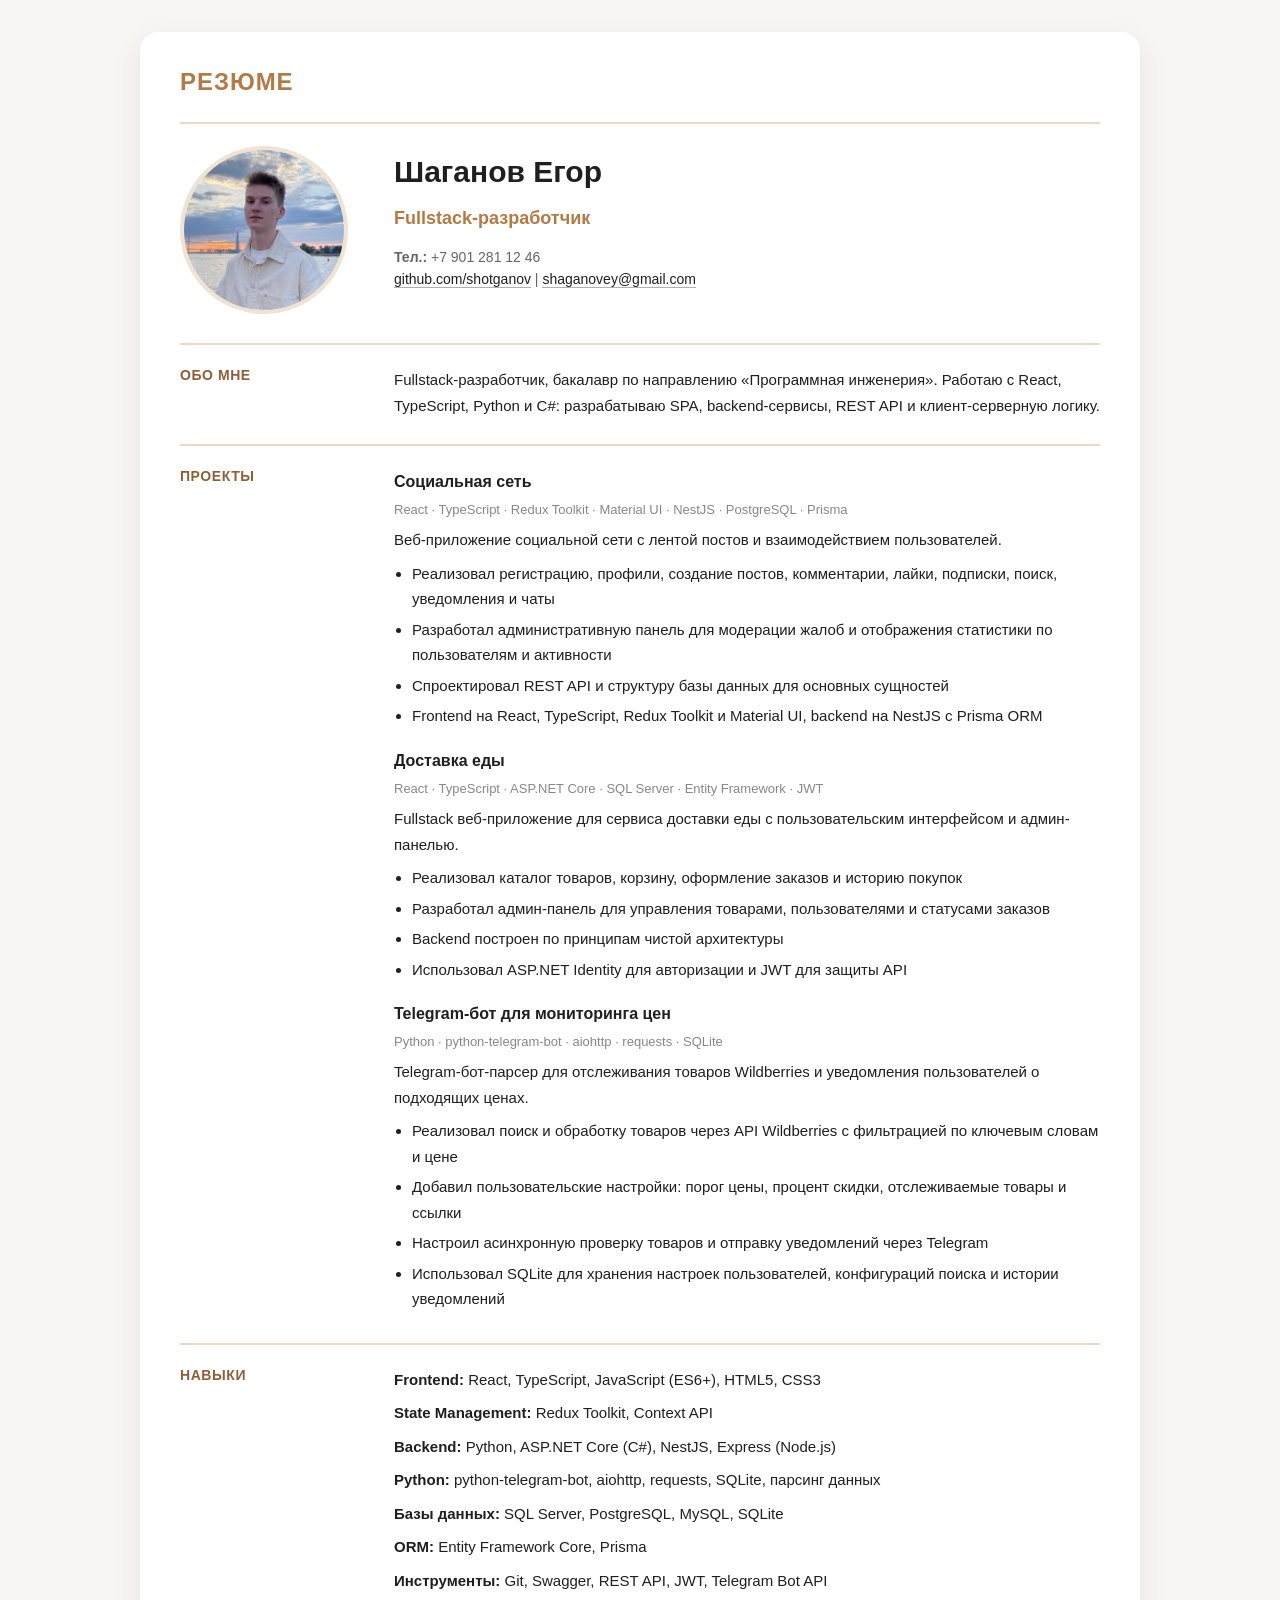
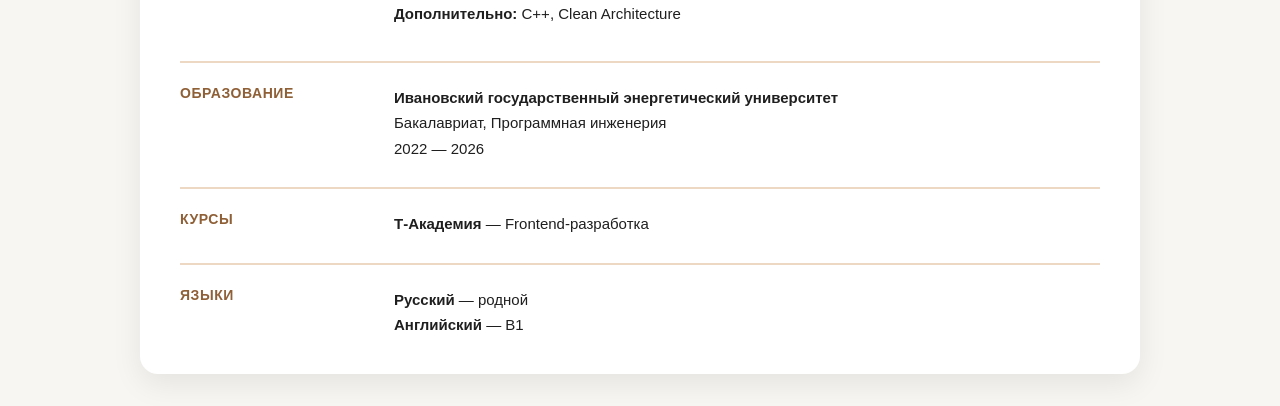
<file: python.html>
<!DOCTYPE html>
<html lang="ru">

<head>
  <meta charset="UTF-8">
  <meta name="viewport" content="width=device-width, initial-scale=1.0">
  <title>Резюме — Шаганов Егор</title>
  <style>
    body {
      font-family: 'Segoe UI', Tahoma, Geneva, Verdana, sans-serif;
      background: #f8f6f2;
      color: #1f1f1f;
      margin: 0;
      padding: 32px;
    }

    .container {
      max-width: 920px;
      margin: 0 auto;
      background: #fff;
      padding: 36px 40px;
      box-shadow: 0 10px 30px rgba(0, 0, 0, 0.08);
      border-radius: 18px;
    }

    h1 {
      margin: 0 0 24px;
      font-size: 24px;
      color: #b57944;
      letter-spacing: 0.04em;
      text-transform: uppercase;
    }

    .two-col {
      display: flex;
      gap: 24px;
      align-items: flex-start;
    }

    .label {
      width: 190px;
      flex-shrink: 0;
      font-weight: 700;
      color: #8f5f36;
      text-transform: uppercase;
      letter-spacing: 0.04em;
      font-size: 14px;
    }

    .section {
      border-top: 2px solid #ecd8c3;
      padding-top: 22px;
      margin-top: 26px;
    }

    .text {
      font-size: 15px;
      line-height: 1.7;
      flex: 1;
    }

    .header-name {
      font-size: 30px;
      font-weight: 700;
      margin-bottom: 6px;
    }

    .header-role {
      font-size: 18px;
      color: #b57944;
      margin-bottom: 12px;
      font-weight: 600;
    }

    .muted {
      color: #666;
      font-size: 14px;
      line-height: 1.6;
    }

    .photo {
      width: 160px;
      height: 160px;
      border-radius: 50%;
      object-fit: cover;
      border: 4px solid #f1e3d3;
    }

    .project {
      margin-bottom: 18px;
    }

    .project:last-child {
      margin-bottom: 0;
    }

    .project-title {
      font-weight: 700;
      font-size: 16px;
      margin-bottom: 4px;
    }

    .project-stack {
      font-size: 13px;
      color: #888;
      margin-bottom: 6px;
    }

    ul {
      margin: 8px 0 0 18px;
      padding: 0;
    }

    li {
      margin-bottom: 5px;
    }

    a {
      color: #1f1f1f;
      text-decoration: none;
      border-bottom: 1px solid rgba(31, 31, 31, 0.35);
      transition: border-color 0.2s;
    }

    a:hover {
      border-bottom-color: #b57944;
    }

    .skills div {
      margin-bottom: 8px;
    }

    .skills span {
      font-weight: 700;
    }

    @media (max-width: 760px) {
      body {
        padding: 16px;
      }

      .container {
        padding: 24px 20px;
      }

      .two-col {
        flex-direction: column;
      }

      .label {
        width: auto;
      }
    }
  </style>
</head>

<body>
  <div class="container">
    <h1>Резюме</h1>

    <div class="section">
      <div class="two-col">
        <div class="label">
          <img class="photo" src="photo_2026-04-05_14-08-061.jpg" alt="Шаганов Егор">
        </div>
        <div class="text">
          <div class="header-name">Шаганов Егор</div>
          <div class="header-role">Fullstack-разработчик</div>
          <div class="muted">
            <div><strong>Тел.:</strong> +7 901 281 12 46</div>
            <div><a href="https://github.com/shotganov" target="_blank">github.com/shotganov</a> | <a
                href="mailto:shaganovey@gmail.com">shaganovey@gmail.com</a></div>
          </div>
        </div>
      </div>
    </div>

    <div class="section">
      <div class="two-col">
        <div class="label">Обо мне</div>
        <div class="text">
          Fullstack-разработчик, бакалавр по направлению «Программная инженерия». Работаю с React, TypeScript, Python и
          C#:
          разрабатываю SPA, backend-сервисы, REST API и клиент-серверную логику.
        </div>
      </div>
    </div>

    <div class="section">
      <div class="two-col">
        <div class="label">Проекты</div>
        <div class="text">

          <div class="project">
            <div class="project-title">Социальная сеть</div>
            <div class="project-stack">React · TypeScript · Redux Toolkit · Material UI · NestJS · PostgreSQL · Prisma
            </div>
            Веб-приложение социальной сети с лентой постов и взаимодействием пользователей.
            <ul>
              <li>Реализовал регистрацию, профили, создание постов, комментарии, лайки, подписки, поиск, уведомления и
                чаты</li>
              <li>Разработал административную панель для модерации жалоб и отображения статистики по пользователям и
                активности</li>
              <li>Спроектировал REST API и структуру базы данных для основных сущностей</li>
              <li>Frontend на React, TypeScript, Redux Toolkit и Material UI, backend на NestJS с Prisma ORM</li>
            </ul>

          </div>

          <div class="project">
            <div class="project-title">Доставка еды</div>
            <div class="project-stack">React · TypeScript · ASP.NET Core · SQL Server · Entity Framework · JWT</div>
            Fullstack веб-приложение для сервиса доставки еды с пользовательским интерфейсом и админ-панелью.
            <ul>
              <li>Реализовал каталог товаров, корзину, оформление заказов и историю покупок</li>
              <li>Разработал админ-панель для управления товарами, пользователями и статусами заказов</li>
              <li>Backend построен по принципам чистой архитектуры</li>
              <li>Использовал ASP.NET Identity для авторизации и JWT для защиты API</li>
            </ul>

          </div>

          <div class="project">
            <div class="project-title">Telegram-бот для мониторинга цен</div>
            <div class="project-stack">Python · python-telegram-bot · aiohttp · requests · SQLite</div>
            Telegram-бот-парсер для отслеживания товаров Wildberries и уведомления пользователей о подходящих ценах.
            <ul>
              <li>Реализовал поиск и обработку товаров через API Wildberries с фильтрацией по ключевым словам и цене
              </li>
              <li>Добавил пользовательские настройки: порог цены, процент скидки, отслеживаемые товары и ссылки</li>
              <li>Настроил асинхронную проверку товаров и отправку уведомлений через Telegram</li>
              <li>Использовал SQLite для хранения настроек пользователей, конфигураций поиска и истории уведомлений</li>
            </ul>

          </div>

        </div>
      </div>
    </div>

    <div class="section">
      <div class="two-col">
        <div class="label">Навыки</div>
        <div class="text skills">
          <div><span>Frontend:</span> React, TypeScript, JavaScript (ES6+), HTML5, CSS3</div>
          <div><span>State Management:</span> Redux Toolkit, Context API</div>
          <div><span>Backend:</span> Python, ASP.NET Core (C#), NestJS, Express (Node.js)</div>
          <div><span>Python:</span> python-telegram-bot, aiohttp, requests, SQLite, парсинг данных</div>
          <div><span>Базы данных:</span> SQL Server, PostgreSQL, MySQL, SQLite</div>
          <div><span>ORM:</span> Entity Framework Core, Prisma</div>
          <div><span>Инструменты:</span> Git, Swagger, REST API, JWT, Telegram Bot API</div>
          <div><span>Дополнительно:</span> C++, Clean Architecture</div>
        </div>
      </div>
    </div>

    <div class="section">
      <div class="two-col">
        <div class="label">Образование</div>
        <div class="text">
          <strong>Ивановский государственный энергетический университет</strong><br>
          Бакалавриат, Программная инженерия<br>
          2022 — 2026
        </div>
      </div>
    </div>

    <div class="section">
      <div class="two-col">
        <div class="label">Курсы</div>
        <div class="text">
          <strong>Т-Академия</strong> — Frontend-разработка
        </div>
      </div>
    </div>

    <div class="section">
      <div class="two-col">
        <div class="label">Языки</div>
        <div class="text">
          <strong>Русский</strong> — родной<br>
          <strong>Английский</strong> — B1
        </div>
      </div>
    </div>

  </div>
</body>

</html>
</file>
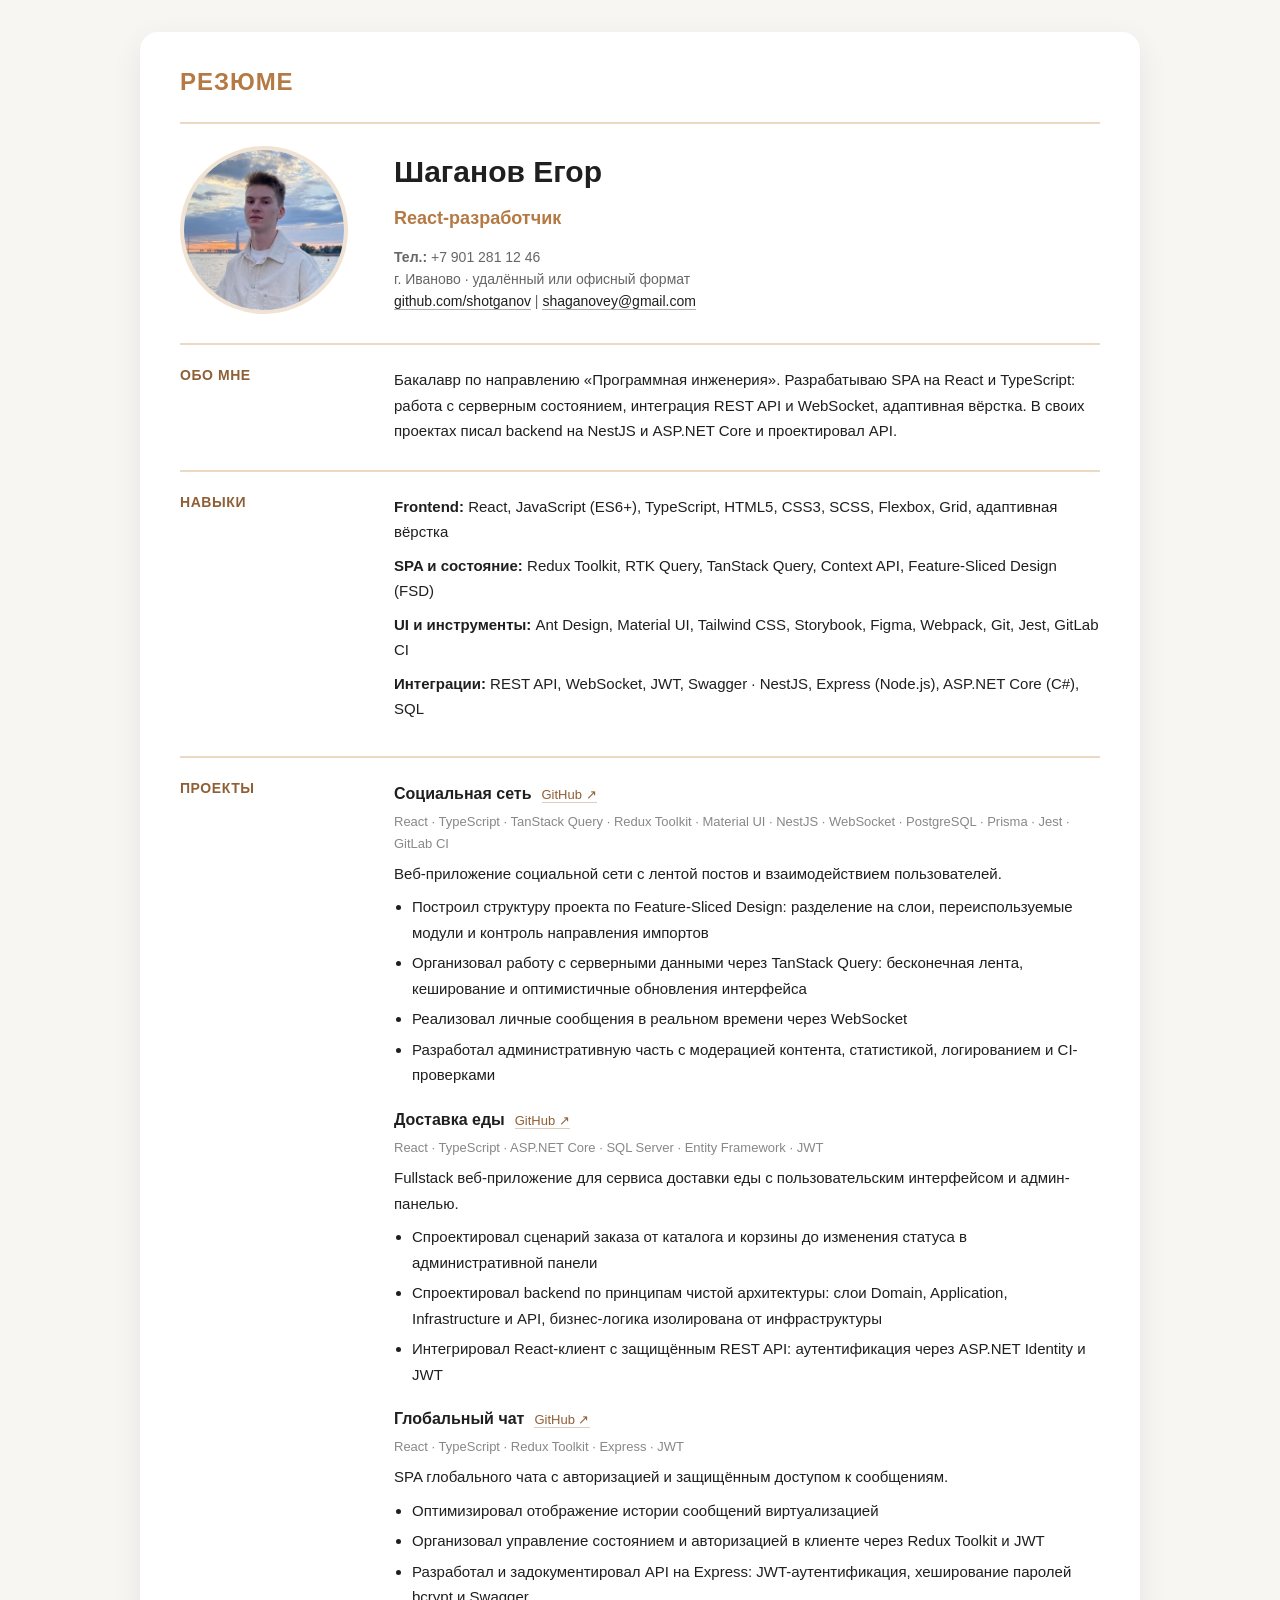
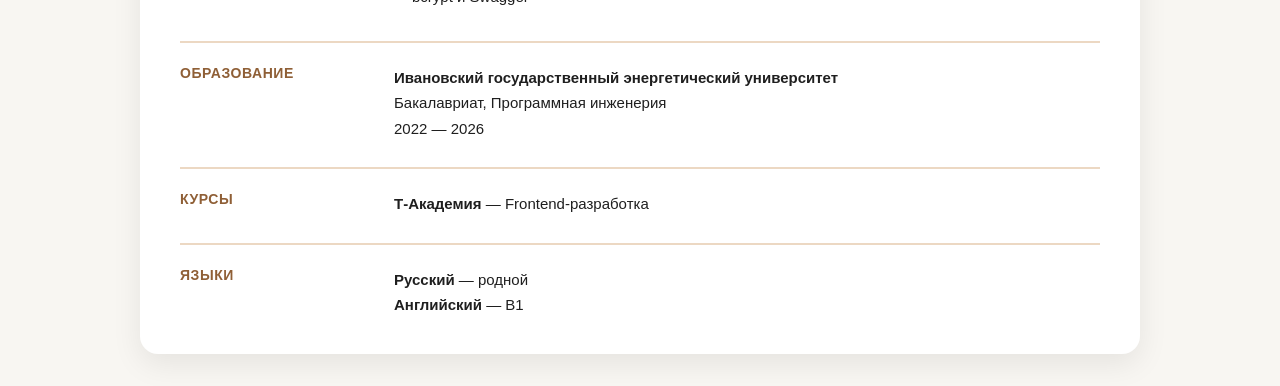
<file: resume-frontend.html>
<!DOCTYPE html>
<html lang="ru">

<head>
  <meta charset="UTF-8">
  <meta name="viewport" content="width=device-width, initial-scale=1.0">
  <title>Резюме — Шаганов Егор — React-разработчик</title>
  <style>
    body { font-family: 'Segoe UI', Tahoma, Geneva, Verdana, sans-serif; background: #f8f6f2; color: #1f1f1f; margin: 0; padding: 32px; }
    .container { max-width: 920px; margin: 0 auto; background: #fff; padding: 36px 40px; box-shadow: 0 10px 30px rgba(0, 0, 0, .08); border-radius: 18px; }
    h1 { margin: 0 0 24px; font-size: 24px; color: #b57944; letter-spacing: .04em; text-transform: uppercase; }
    .two-col { display: flex; gap: 24px; align-items: flex-start; }
    .label { width: 190px; flex-shrink: 0; font-weight: 700; color: #8f5f36; text-transform: uppercase; letter-spacing: .04em; font-size: 14px; }
    .section { border-top: 2px solid #ecd8c3; padding-top: 22px; margin-top: 26px; }
    .text { font-size: 15px; line-height: 1.7; flex: 1; }
    .header-name { font-size: 30px; font-weight: 700; margin-bottom: 6px; }
    .header-role { font-size: 18px; color: #b57944; margin-bottom: 12px; font-weight: 600; }
    .muted { color: #666; font-size: 14px; line-height: 1.6; }
    .photo { width: 160px; height: 160px; border-radius: 50%; object-fit: cover; border: 4px solid #f1e3d3; }
    .project { margin-bottom: 18px; }
    .project:last-child { margin-bottom: 0; }
    .project-title { font-weight: 700; font-size: 16px; margin-bottom: 4px; display: flex; align-items: baseline; gap: 10px; flex-wrap: wrap; }
    .project-title .repo { font-weight: 400; font-size: 13px; }
    .project-title .repo a { color: #8f5f36; border-bottom-color: rgba(143, 95, 54, .3); }
    .project-title .repo a:hover { border-bottom-color: #b57944; }
    .project-stack { font-size: 13px; color: #888; margin-bottom: 6px; }
    ul { margin: 8px 0 0 18px; padding: 0; }
    li { margin-bottom: 5px; }
    a { color: #1f1f1f; text-decoration: none; border-bottom: 1px solid rgba(31, 31, 31, .35); transition: border-color .2s; }
    a:hover { border-bottom-color: #b57944; }
    .skills div { margin-bottom: 8px; }
    .skills span { font-weight: 700; }
    @media (max-width: 760px) { body { padding: 16px; } .container { padding: 24px 20px; } .two-col { flex-direction: column; } .label { width: auto; } }
  </style>
</head>

<body>
  <div class="container">
    <h1>Резюме</h1>

    <div class="section">
      <div class="two-col">
        <div class="label"><img class="photo" src="photo_2026-04-05_14-08-061.jpg" alt="Шаганов Егор"></div>
        <div class="text">
          <div class="header-name">Шаганов Егор</div>
          <div class="header-role">React-разработчик</div>
          <div class="muted">
            <div><strong>Тел.:</strong> +7 901 281 12 46</div>
            <div>г. Иваново · удалённый или офисный формат</div>
            <div><a href="https://github.com/shotganov" target="_blank" rel="noopener">github.com/shotganov</a> | <a href="mailto:shaganovey@gmail.com">shaganovey@gmail.com</a></div>
          </div>
        </div>
      </div>
    </div>

    <div class="section">
      <div class="two-col">
        <div class="label">Обо мне</div>
        <div class="text">Бакалавр по направлению «Программная инженерия». Разрабатываю SPA на React и TypeScript: работа с серверным состоянием, интеграция REST API и WebSocket, адаптивная вёрстка. В своих проектах писал backend на NestJS и ASP.NET Core и проектировал API.</div>
      </div>
    </div>

    <div class="section">
      <div class="two-col">
        <div class="label">Навыки</div>
        <div class="text skills">
          <div><span>Frontend:</span> React, JavaScript (ES6+), TypeScript, HTML5, CSS3, SCSS, Flexbox, Grid, адаптивная вёрстка</div>
          <div><span>SPA и состояние:</span> Redux Toolkit, RTK Query, TanStack Query, Context API, Feature-Sliced Design (FSD)</div>
          <div><span>UI и инструменты:</span> Ant Design, Material UI, Tailwind CSS, Storybook, Figma, Webpack, Git, Jest, GitLab CI</div>
          <div><span>Интеграции:</span> REST API, WebSocket, JWT, Swagger · NestJS, Express (Node.js), ASP.NET Core (C#), SQL</div>
        </div>
      </div>
    </div>

    <div class="section">
      <div class="two-col">
        <div class="label">Проекты</div>
        <div class="text">
          <div class="project">
            <div class="project-title">Социальная сеть<span class="repo"><a href="https://github.com/shotganov/Ripple" target="_blank" rel="noopener">GitHub ↗</a></span></div>
            <div class="project-stack">React · TypeScript · TanStack Query · Redux Toolkit · Material UI · NestJS · WebSocket · PostgreSQL · Prisma · Jest · GitLab CI</div>
            Веб-приложение социальной сети с лентой постов и взаимодействием пользователей.
            <ul>
              <li>Построил структуру проекта по Feature-Sliced Design: разделение на слои, переиспользуемые модули и контроль направления импортов</li>
              <li>Организовал работу с серверными данными через TanStack Query: бесконечная лента, кеширование и оптимистичные обновления интерфейса</li>
              <li>Реализовал личные сообщения в реальном времени через WebSocket</li>
              <li>Разработал административную часть с модерацией контента, статистикой, логированием и CI-проверками</li>
            </ul>
          </div>

          <div class="project">
            <div class="project-title">Доставка еды<span class="repo"><a href="https://github.com/shotganov/DeliverySushi" target="_blank" rel="noopener">GitHub ↗</a></span></div>
            <div class="project-stack">React · TypeScript · ASP.NET Core · SQL Server · Entity Framework · JWT</div>
            Fullstack веб-приложение для сервиса доставки еды с пользовательским интерфейсом и админ-панелью.
            <ul>
              <li>Спроектировал сценарий заказа от каталога и корзины до изменения статуса в административной панели</li>
              <li>Спроектировал backend по принципам чистой архитектуры: слои Domain, Application, Infrastructure и API, бизнес-логика изолирована от инфраструктуры</li>
              <li>Интегрировал React-клиент с защищённым REST API: аутентификация через ASP.NET Identity и JWT</li>
            </ul>
          </div>

          <div class="project">
            <div class="project-title">Глобальный чат<span class="repo"><a href="https://github.com/shotganov/GlobalChat" target="_blank" rel="noopener">GitHub ↗</a></span></div>
            <div class="project-stack">React · TypeScript · Redux Toolkit · Express · JWT</div>
            SPA глобального чата с авторизацией и защищённым доступом к сообщениям.
            <ul>
              <li>Оптимизировал отображение истории сообщений виртуализацией</li>
              <li>Организовал управление состоянием и авторизацией в клиенте через Redux Toolkit и JWT</li>
              <li>Разработал и задокументировал API на Express: JWT-аутентификация, хеширование паролей bcrypt и Swagger</li>
            </ul>
          </div>
        </div>
      </div>
    </div>

    <div class="section">
      <div class="two-col">
        <div class="label">Образование</div>
        <div class="text"><strong>Ивановский государственный энергетический университет</strong><br>Бакалавриат, Программная инженерия<br>2022 — 2026</div>
      </div>
    </div>

    <div class="section">
      <div class="two-col">
        <div class="label">Курсы</div>
        <div class="text"><strong>Т-Академия</strong> — Frontend-разработка</div>
      </div>
    </div>

    <div class="section">
      <div class="two-col">
        <div class="label">Языки</div>
        <div class="text"><strong>Русский</strong> — родной<br><strong>Английский</strong> — B1</div>
      </div>
    </div>
  </div>
</body>

</html>
</file>
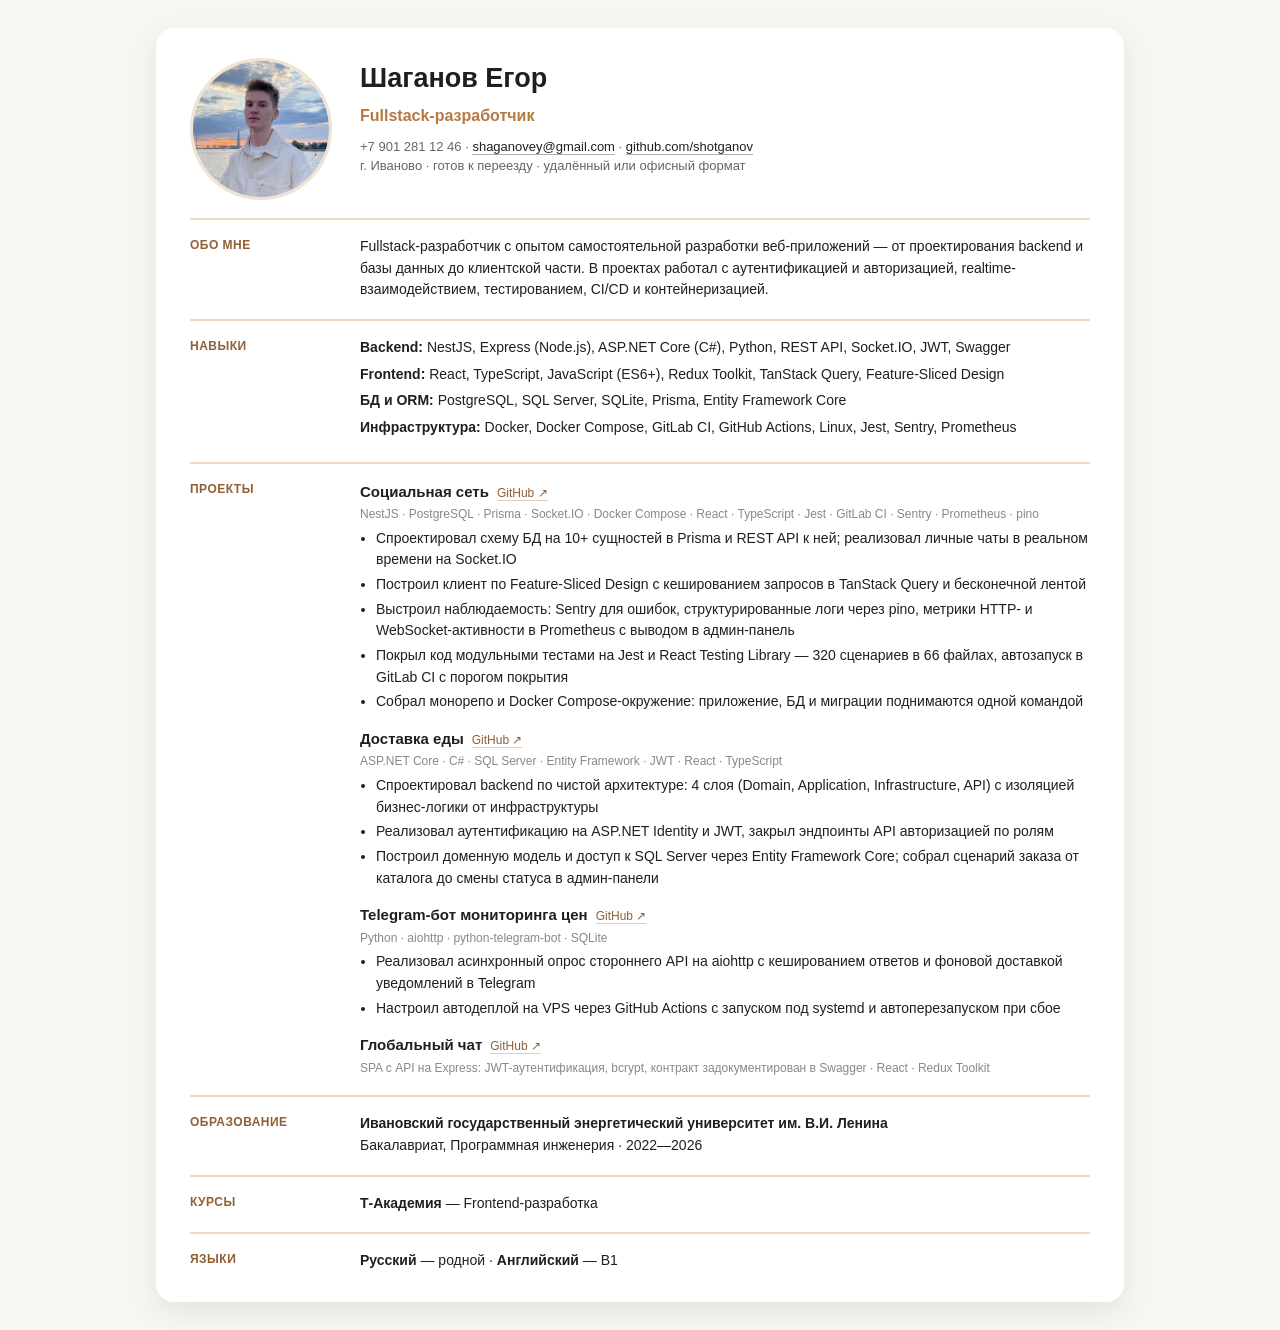
<file: resume-fullstack-1page.html>
<!DOCTYPE html>
<html lang="ru">

<head>
  <meta charset="UTF-8">
  <meta name="viewport" content="width=device-width, initial-scale=1.0">
  <title>Резюме — Шаганов Егор — Fullstack-разработчик</title>
  <style>
    body { font-family: 'Segoe UI', Tahoma, Geneva, Verdana, sans-serif; background: #f8f6f2; color: #1f1f1f; margin: 0; padding: 28px; font-size: 14px; }
    .container { max-width: 900px; margin: 0 auto; background: #fff; padding: 30px 34px; box-shadow: 0 10px 30px rgba(0, 0, 0, .08); border-radius: 18px; }
    .two-col { display: flex; gap: 20px; align-items: flex-start; }
    .label { width: 150px; flex-shrink: 0; font-weight: 700; color: #8f5f36; text-transform: uppercase; letter-spacing: .04em; font-size: 12px; padding-top: 2px; }
    .section { border-top: 2px solid #ecd8c3; padding-top: 16px; margin-top: 18px; }
    .section:first-child { border-top: none; padding-top: 0; margin-top: 0; }
    .text { font-size: 14px; line-height: 1.55; flex: 1; }
    .header-name { font-size: 27px; font-weight: 700; margin-bottom: 4px; }
    .header-role { font-size: 16px; color: #b57944; margin-bottom: 8px; font-weight: 600; }
    .muted { color: #666; font-size: 13px; line-height: 1.5; }
    .photo { display: block; width: 136px; height: 136px; border-radius: 50%; object-fit: cover; border: 3px solid #f1e3d3; }
.label:has(.photo) { padding-top: 0; line-height: 0; }
    .project { margin-bottom: 14px; }
    .project:last-child { margin-bottom: 0; }
    .project-title { font-weight: 700; font-size: 15px; margin-bottom: 2px; display: flex; align-items: baseline; gap: 8px; flex-wrap: wrap; }
    .project-title .repo { font-weight: 400; font-size: 12px; }
    .project-title .repo a { color: #8f5f36; border-bottom-color: rgba(143, 95, 54, .3); }
    .project-stack { font-size: 12px; color: #888; margin-bottom: 4px; }
    .project.compact { margin-top: 12px; }
    .project.compact .project-stack { margin-bottom: 0; }
    ul { margin: 4px 0 0 16px; padding: 0; }
    li { margin-bottom: 3px; }
    a { color: #1f1f1f; text-decoration: none; border-bottom: 1px solid rgba(31, 31, 31, .35); }
    .skills div { margin-bottom: 5px; }
    .skills span { font-weight: 700; }
    .inline-edu { display: flex; gap: 28px; flex-wrap: wrap; }
    @media (max-width: 760px) { body { padding: 14px; } .container { padding: 20px 18px; } .two-col { flex-direction: column; } .label { width: auto; } }
    @media print { body { background: #fff; padding: 0; font-size: 12.5px; } .container { box-shadow: none; border-radius: 0; max-width: none; padding: 0; } .project, .section { break-inside: avoid; } }
  </style>
</head>

<body>
  <div class="container">

    <div class="section">
      <div class="two-col">
        <div class="label"><img class="photo" src="photo_2026-04-05_14-08-061.jpg" alt="Шаганов Егор"></div>
        <div class="text">
          <div class="header-name">Шаганов Егор</div>
          <div class="header-role">Fullstack-разработчик</div>
          <div class="muted">
            <div>+7 901 281 12 46 · <a href="mailto:shaganovey@gmail.com">shaganovey@gmail.com</a> · <a href="https://github.com/shotganov" target="_blank" rel="noopener">github.com/shotganov</a></div>
            <div>г. Иваново · готов к переезду · удалённый или офисный формат</div>
          </div>
        </div>
      </div>
    </div>

    <div class="section">
      <div class="two-col">
        <div class="label">Обо мне</div>
        <div class="text">Fullstack-разработчик с опытом самостоятельной разработки веб-приложений — от проектирования backend и базы данных до клиентской части. В проектах работал с аутентификацией и авторизацией, realtime-взаимодействием, тестированием, CI/CD и контейнеризацией.</div>
      </div>
    </div>

    <div class="section">
      <div class="two-col">
        <div class="label">Навыки</div>
        <div class="text skills">
          <div><span>Backend:</span> NestJS, Express (Node.js), ASP.NET Core (C#), Python, REST API, Socket.IO, JWT, Swagger</div>
          <div><span>Frontend:</span> React, TypeScript, JavaScript (ES6+), Redux Toolkit, TanStack Query, Feature-Sliced Design</div>
          <div><span>БД и ORM:</span> PostgreSQL, SQL Server, SQLite, Prisma, Entity Framework Core</div>
          <div><span>Инфраструктура:</span> Docker, Docker Compose, GitLab CI, GitHub Actions, Linux, Jest, Sentry, Prometheus</div>
        </div>
      </div>
    </div>

    <div class="section">
      <div class="two-col">
        <div class="label">Проекты</div>
        <div class="text">
          <div class="project">
            <div class="project-title">Социальная сеть<span class="repo"><a href="https://github.com/shotganov/Ripple" target="_blank" rel="noopener">GitHub ↗</a></span></div>
            <div class="project-stack">NestJS · PostgreSQL · Prisma · Socket.IO · Docker Compose · React · TypeScript · Jest · GitLab CI · Sentry · Prometheus · pino</div>
            <ul>
              <li>Спроектировал схему БД на 10+ сущностей в Prisma и REST API к ней; реализовал личные чаты в реальном времени на Socket.IO</li>
              <li>Построил клиент по Feature-Sliced Design с кешированием запросов в TanStack Query и бесконечной лентой</li>
              <li>Выстроил наблюдаемость: Sentry для ошибок, структурированные логи через pino, метрики HTTP- и WebSocket-активности в Prometheus с выводом в админ-панель</li>
              <li>Покрыл код модульными тестами на Jest и React Testing Library — 320 сценариев в 66 файлах, автозапуск в GitLab CI с порогом покрытия</li>
              <li>Собрал монорепо и Docker Compose-окружение: приложение, БД и миграции поднимаются одной командой</li>
            </ul>
          </div>

          <div class="project">
            <div class="project-title">Доставка еды<span class="repo"><a href="https://github.com/shotganov/DeliverySushi" target="_blank" rel="noopener">GitHub ↗</a></span></div>
            <div class="project-stack">ASP.NET Core · C# · SQL Server · Entity Framework · JWT · React · TypeScript</div>
            <ul>
              <li>Спроектировал backend по чистой архитектуре: 4 слоя (Domain, Application, Infrastructure, API) с изоляцией бизнес-логики от инфраструктуры</li>
              <li>Реализовал аутентификацию на ASP.NET Identity и JWT, закрыл эндпоинты API авторизацией по ролям</li>
              <li>Построил доменную модель и доступ к SQL Server через Entity Framework Core; собрал сценарий заказа от каталога до смены статуса в админ-панели</li>
            </ul>
          </div>

          <div class="project">
            <div class="project-title">Telegram-бот мониторинга цен<span class="repo"><a href="https://github.com/shotganov/ParseerBot" target="_blank" rel="noopener">GitHub ↗</a></span></div>
            <div class="project-stack">Python · aiohttp · python-telegram-bot · SQLite</div>
            <ul>
              <li>Реализовал асинхронный опрос стороннего API на aiohttp с кешированием ответов и фоновой доставкой уведомлений в Telegram</li>
              <li>Настроил автодеплой на VPS через GitHub Actions с запуском под systemd и автоперезапуском при сбое</li>
            </ul>
          </div>

          <div class="project compact">
            <div class="project-title">Глобальный чат<span class="repo"><a href="https://github.com/shotganov/GlobalChat" target="_blank" rel="noopener">GitHub ↗</a></span></div>
            <div class="project-stack">SPA с API на Express: JWT-аутентификация, bcrypt, контракт задокументирован в Swagger · React · Redux Toolkit</div>
          </div>
        </div>
      </div>
    </div>

    <div class="section">
      <div class="two-col">
        <div class="label">Образование</div>
        <div class="text"><strong>Ивановский государственный энергетический университет им. В.И. Ленина</strong><br>Бакалавриат, Программная инженерия · 2022—2026</div>
      </div>
    </div>

    <div class="section">
      <div class="two-col">
        <div class="label">Курсы</div>
        <div class="text"><strong>Т-Академия</strong> — Frontend-разработка</div>
      </div>
    </div>

    <div class="section">
      <div class="two-col">
        <div class="label">Языки</div>
        <div class="text"><strong>Русский</strong> — родной · <strong>Английский</strong> — B1</div>
      </div>
    </div>

  </div>
</body>

</html>
</file>
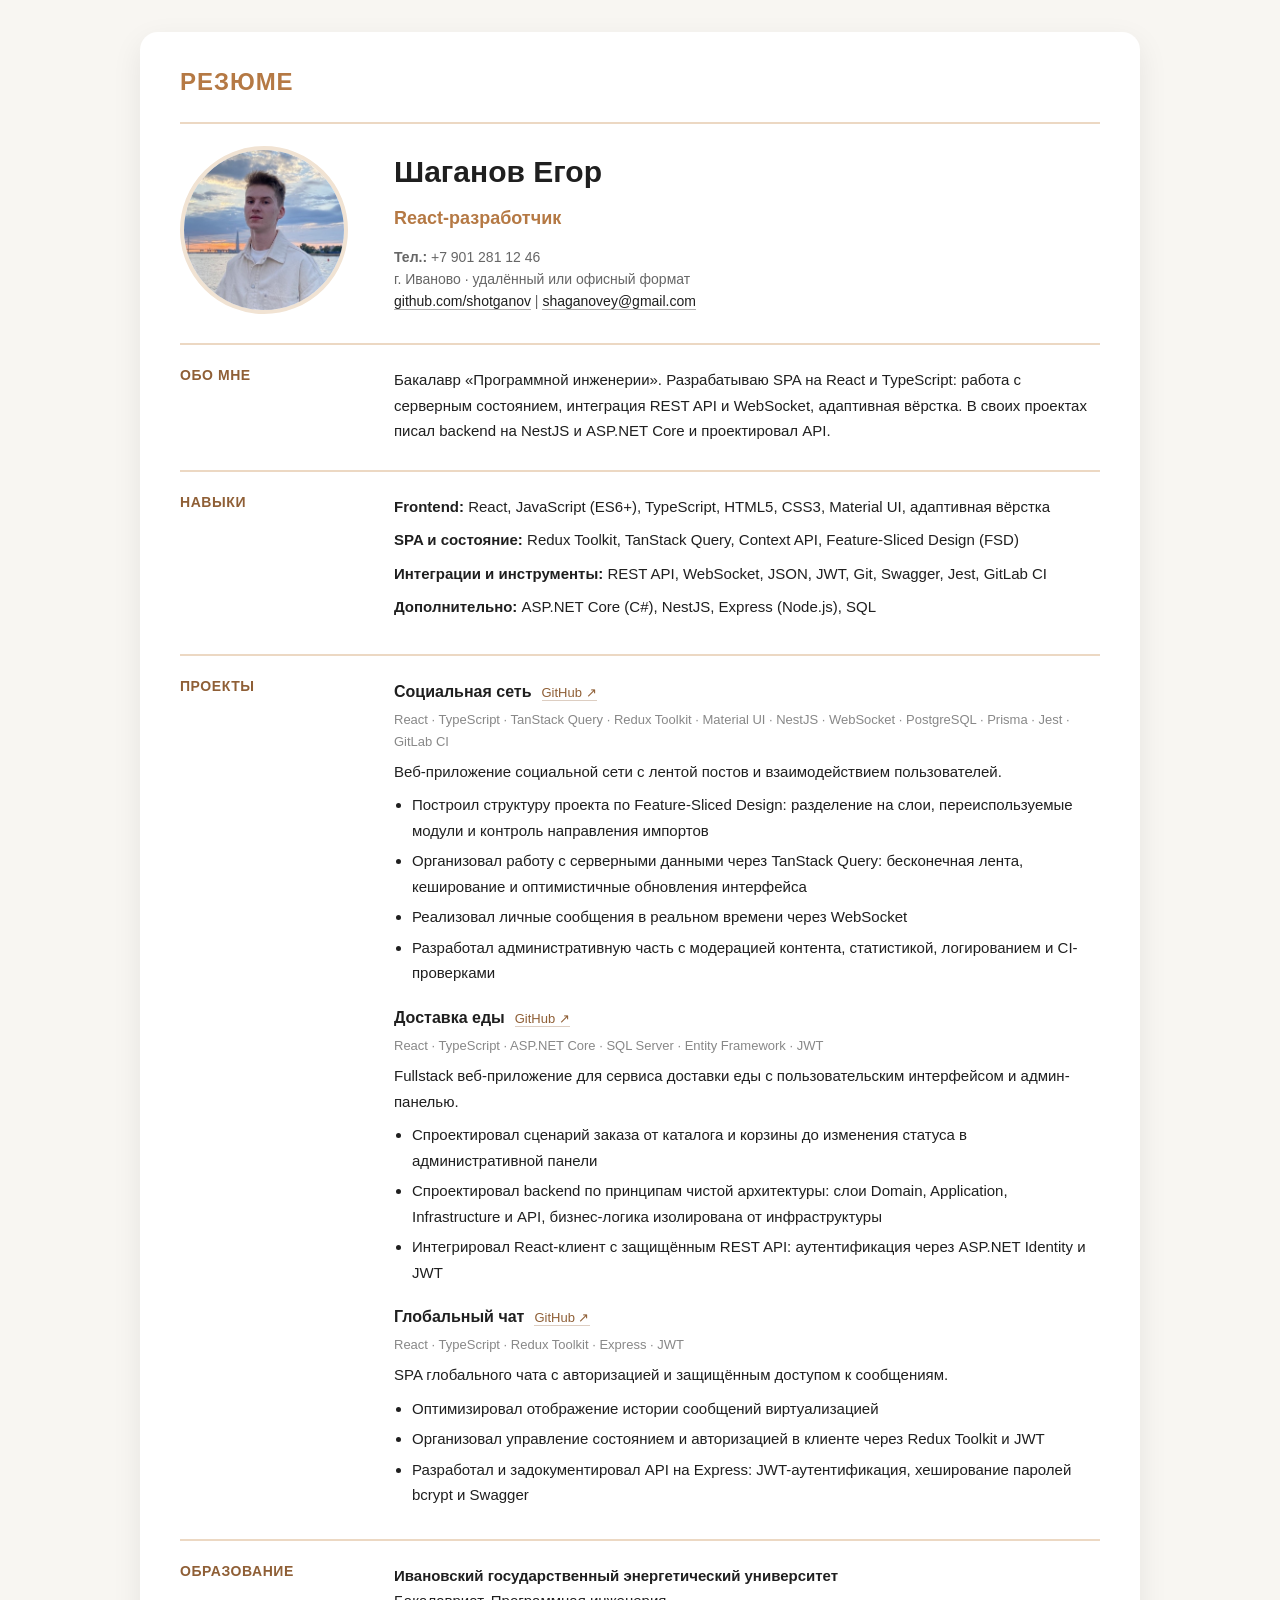
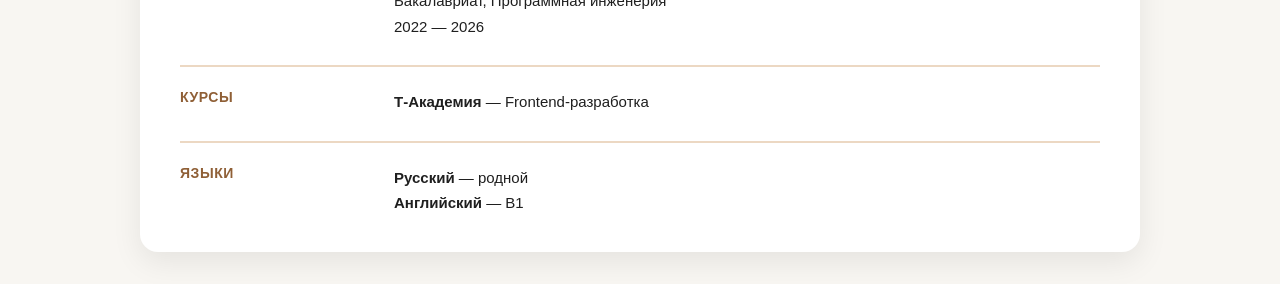
<file: resume.html>
<!DOCTYPE html>
<html lang="ru">

<head>
  <meta charset="UTF-8">
  <meta name="viewport" content="width=device-width, initial-scale=1.0">
  <title>Резюме — Шаганов Егор — React-разработчик</title>
  <style>
    body { font-family: 'Segoe UI', Tahoma, Geneva, Verdana, sans-serif; background: #f8f6f2; color: #1f1f1f; margin: 0; padding: 32px; }
    .container { max-width: 920px; margin: 0 auto; background: #fff; padding: 36px 40px; box-shadow: 0 10px 30px rgba(0, 0, 0, .08); border-radius: 18px; }
    h1 { margin: 0 0 24px; font-size: 24px; color: #b57944; letter-spacing: .04em; text-transform: uppercase; }
    .two-col { display: flex; gap: 24px; align-items: flex-start; }
    .label { width: 190px; flex-shrink: 0; font-weight: 700; color: #8f5f36; text-transform: uppercase; letter-spacing: .04em; font-size: 14px; }
    .section { border-top: 2px solid #ecd8c3; padding-top: 22px; margin-top: 26px; }
    .text { font-size: 15px; line-height: 1.7; flex: 1; }
    .header-name { font-size: 30px; font-weight: 700; margin-bottom: 6px; }
    .header-role { font-size: 18px; color: #b57944; margin-bottom: 12px; font-weight: 600; }
    .muted { color: #666; font-size: 14px; line-height: 1.6; }
    .photo { width: 160px; height: 160px; border-radius: 50%; object-fit: cover; border: 4px solid #f1e3d3; }
    .project { margin-bottom: 18px; }
    .project:last-child { margin-bottom: 0; }
    .project-title { font-weight: 700; font-size: 16px; margin-bottom: 4px; display: flex; align-items: baseline; gap: 10px; flex-wrap: wrap; }
    .project-title .repo { font-weight: 400; font-size: 13px; }
    .project-title .repo a { color: #8f5f36; border-bottom-color: rgba(143, 95, 54, .3); }
    .project-title .repo a:hover { border-bottom-color: #b57944; }
    .project-stack { font-size: 13px; color: #888; margin-bottom: 6px; }
    ul { margin: 8px 0 0 18px; padding: 0; }
    li { margin-bottom: 5px; }
    a { color: #1f1f1f; text-decoration: none; border-bottom: 1px solid rgba(31, 31, 31, .35); transition: border-color .2s; }
    a:hover { border-bottom-color: #b57944; }
    .skills div { margin-bottom: 8px; }
    .skills span { font-weight: 700; }
    @media (max-width: 760px) { body { padding: 16px; } .container { padding: 24px 20px; } .two-col { flex-direction: column; } .label { width: auto; } }
  </style>
</head>

<body>
  <div class="container">
    <h1>Резюме</h1>

    <div class="section">
      <div class="two-col">
        <div class="label"><img class="photo" src="photo_2026-04-05_14-08-061.jpg" alt="Шаганов Егор"></div>
        <div class="text">
          <div class="header-name">Шаганов Егор</div>
          <div class="header-role">React-разработчик</div>
          <div class="muted">
            <div><strong>Тел.:</strong> +7 901 281 12 46</div>
            <div>г. Иваново · удалённый или офисный формат</div>
            <div><a href="https://github.com/shotganov" target="_blank" rel="noopener">github.com/shotganov</a> | <a href="mailto:shaganovey@gmail.com">shaganovey@gmail.com</a></div>
          </div>
        </div>
      </div>
    </div>

    <div class="section">
      <div class="two-col">
        <div class="label">Обо мне</div>
        <div class="text">Бакалавр «Программной инженерии». Разрабатываю SPA на React и TypeScript: работа с серверным состоянием, интеграция REST API и WebSocket, адаптивная вёрстка. В своих проектах писал backend на NestJS и ASP.NET Core и проектировал API.</div>
      </div>
    </div>

    <div class="section">
      <div class="two-col">
        <div class="label">Навыки</div>
        <div class="text skills">
          <div><span>Frontend:</span> React, JavaScript (ES6+), TypeScript, HTML5, CSS3, Material UI, адаптивная вёрстка</div>
          <div><span>SPA и состояние:</span> Redux Toolkit, TanStack Query, Context API, Feature-Sliced Design (FSD)</div>
          <div><span>Интеграции и инструменты:</span> REST API, WebSocket, JSON, JWT, Git, Swagger, Jest, GitLab CI</div>
          <div><span>Дополнительно:</span> ASP.NET Core (C#), NestJS, Express (Node.js), SQL</div>
        </div>
      </div>
    </div>

    <div class="section">
      <div class="two-col">
        <div class="label">Проекты</div>
        <div class="text">
          <div class="project">
            <div class="project-title">Социальная сеть<span class="repo"><a href="https://github.com/shotganov/Ripple" target="_blank" rel="noopener">GitHub ↗</a></span></div>
            <div class="project-stack">React · TypeScript · TanStack Query · Redux Toolkit · Material UI · NestJS · WebSocket · PostgreSQL · Prisma · Jest · GitLab CI</div>
            Веб-приложение социальной сети с лентой постов и взаимодействием пользователей.
            <ul>
              <li>Построил структуру проекта по Feature-Sliced Design: разделение на слои, переиспользуемые модули и контроль направления импортов</li>
              <li>Организовал работу с серверными данными через TanStack Query: бесконечная лента, кеширование и оптимистичные обновления интерфейса</li>
              <li>Реализовал личные сообщения в реальном времени через WebSocket</li>
              <li>Разработал административную часть с модерацией контента, статистикой, логированием и CI-проверками</li>
            </ul>
          </div>

          <div class="project">
            <div class="project-title">Доставка еды<span class="repo"><a href="https://github.com/shotganov/DeliverySushi" target="_blank" rel="noopener">GitHub ↗</a></span></div>
            <div class="project-stack">React · TypeScript · ASP.NET Core · SQL Server · Entity Framework · JWT</div>
            Fullstack веб-приложение для сервиса доставки еды с пользовательским интерфейсом и админ-панелью.
            <ul>
              <li>Спроектировал сценарий заказа от каталога и корзины до изменения статуса в административной панели</li>
              <li>Спроектировал backend по принципам чистой архитектуры: слои Domain, Application, Infrastructure и API, бизнес-логика изолирована от инфраструктуры</li>
              <li>Интегрировал React-клиент с защищённым REST API: аутентификация через ASP.NET Identity и JWT</li>
            </ul>
          </div>

          <div class="project">
            <div class="project-title">Глобальный чат<span class="repo"><a href="https://github.com/shotganov/GlobalChat" target="_blank" rel="noopener">GitHub ↗</a></span></div>
            <div class="project-stack">React · TypeScript · Redux Toolkit · Express · JWT</div>
            SPA глобального чата с авторизацией и защищённым доступом к сообщениям.
            <ul>
              <li>Оптимизировал отображение истории сообщений виртуализацией</li>
              <li>Организовал управление состоянием и авторизацией в клиенте через Redux Toolkit и JWT</li>
              <li>Разработал и задокументировал API на Express: JWT-аутентификация, хеширование паролей bcrypt и Swagger</li>
            </ul>
          </div>
        </div>
      </div>
    </div>

    <div class="section">
      <div class="two-col">
        <div class="label">Образование</div>
        <div class="text"><strong>Ивановский государственный энергетический университет</strong><br>Бакалавриат, Программная инженерия<br>2022 — 2026</div>
      </div>
    </div>

    <div class="section">
      <div class="two-col">
        <div class="label">Курсы</div>
        <div class="text"><strong>Т-Академия</strong> — Frontend-разработка</div>
      </div>
    </div>

    <div class="section">
      <div class="two-col">
        <div class="label">Языки</div>
        <div class="text"><strong>Русский</strong> — родной<br><strong>Английский</strong> — B1</div>
      </div>
    </div>
  </div>
</body>

</html>
</file>
<file: style.css>
@import "./reset.css";

:root{
    --blackpure: #000;
    --black: #171718;
    --black-border: #26292D;
    --white: #FFF;
    --purple: #5C62EC;

    --text-color:  var(--black);
    --dark-bg: var(--black);
    --dark-border: var(--black-border);
    --header-text: var(--white);
    --accent: var(--purple);

    /* Light mode */
    --page-bg: var(--white);
    --text-color: var(--black);

    --project-card-bg: var(--white);
    --project-card-text: var(--black);
    --box-shadow: 0px 4px 4px rgba(0, 0, 0, 0.25);
    --title-1: var(--accent);
}

.dark{
    --page-bg: #252526;
    --text-color: var(--white);

    --project-card-bg: var(--black);
    --project-card-text: var(--white);
    --box-shadow: 0px 5px 40px rgba(0, 0, 0, 0.8);
}


html, body{
    font-family: 'DM Sans', 'sans-serif';
    letter-spacing: -0.5px;
    min-height: 100vh;
    display: flex;
    flex-direction: column;

    background-color: var(--page-bg);
    color: var(--text-color);
}

.nav{
    padding: 20px 0;
    letter-spacing: normal;
    border-bottom: 1px solid var(--dark-border);
    background-color:  var(--dark-bg);
    color: var(--header-text);
}

.container{
    margin: 0 auto;
    padding: 15px 0;
    max-width: 1200px;
}

.none{
    display: none !important;
}

.nav-row{
    display: flex;
    flex-wrap: wrap;
    justify-content: flex-end;
    align-items: center;
    column-gap: 30px;
    row-gap: 20px;
}

.logo{
    margin-right: auto;
    font-family: 'Poppins', 'sans-serif';
    font-size: 24px;
    font-weight: 400;
    text-decoration: none;
    color: var(--header-text);
}

.logo strong{
    font-weight: 700;
}

.nav-list{
    display: flex;
    flex-wrap: wrap;
    align-items: center;
    column-gap: 40px;
    row-gap: 10px;
    font-family: 'Poppins', 'sans-serif';
    font-size: 16px;
    font-weight: 500;
}

.nav-list__link{
    text-decoration: none;
    color: var(--header-text);

    transition: opacity 0.2s ease-in;
}

.nav-list__link--active{
    position: relative;
}

.nav-list__link--active::before{
    content: "";
    position: absolute;
    left: 0;
    top: 100%;
    display: block;
    height: 2px;
    width: 100%;
    background-color: var(--accent);  
}

.nav-list__link:hover{
    opacity: 0.8;
}

.dark-mode-btn{
    position: relative;
    order: 1;

    display: flex;
    justify-content: space-between;
    width: 51px;
    height: 26px;
    padding: 5px;

    border-radius: 50px;
    background-color: #272727;
    
}

.dark-mode-btn::before{
    position: absolute;
    top: 1px;
    left: 1px;
    content: "";

    display: block;
    width: 24px;
    height: 24px;

    border-radius: 50%;
    background-color: var(--white);

    transition: left 0.2s ease-in;
}

.dark-mode-btn--active::before{
    left: 26px;
}

.dark-mode-btn__icon{
    position: relative;
    z-index: 9px;
}


.header{
    padding: 40px 0;
    min-height: 695px;

    display: flex;
    justify-content: center;
    align-items: center;
    text-align: center;
    
    background-image: url(/img/projects/Abstract.png);
    background-repeat: no-repeat;
    background-size: auto;
    background-position: center;

    background-color: var(--dark-bg);
    color: var(--header-text);
}

.header-wrapper{
    padding: 0 15px;
    max-width: 660px;
}

.header-title{
    font-size: 40px;
    font-weight: 700;
    line-height: 1.4;
    margin-bottom: 20px;
}

.header-title strong{
    font-size: 60px;
}

.header-title em{
    font-style: normal;
    color: var(--accent);
}

.header-text{
    font-size: 18px;
    font-weight: 500;
    line-height: 1.3;
    margin-bottom: 40px;
}

.header-text p + p{
    margin-top: 1em;
}

.btn{
    display: inline-block;
    height: 48px;
    padding: 12px 28px;
    background-color: var(--purple);
    border-radius: 5px;
    color: var(--white);
    letter-spacing: 0.15px;
    font-size: 16px;
    font-weight: 500;

    transition: opacity 0.2s ease-in;
}

.btn:hover{
    opacity: 0.8;
}

.btn:active{
    position: relative;
    top: 1px;
}

.btn-outline{
    display: flex;
    column-gap: 10px;
    align-items: center;
    font-size: 16px;

    height: 48px;
    padding: 12px 20px;
    border-radius: 5px;
    border: 1px solid var(--black-border);
    background-color: var(--white);
    color: var(--blackpure);

    transition: opacity 0.2s ease-in;
}

.btn-outline:hover{
    opacity: 0.8;
}

.btn-outline:active{
    position: relative;
    top: 1px;
}

.section{
    padding: 70px 0;
}

.title-1{
    margin-bottom: 60px;
    font-size: 60px;
    font-weight: 700;
    line-height: 1.3;
    color: var(--title-1);
    text-align: center;
}

.title-2{
    margin-bottom: 20px;
    font-size: 40px;
    font-weight: 700;
    line-height: 1.3;
}

.projects{
    display: flex;
    justify-content: center;
    align-items: center;
    flex-wrap: wrap;
    column-gap: 30px;
    row-gap: 30px;
}

.project{
    background-color: var(--project-card-bg);
    max-width: 370px;
    box-shadow: var(--box-shadow);
    border-radius: 10px;

    
}

.project__img{
    border-radius: 10px;
}

.project-title{
    color: var(--project-card-text);
    padding: 15px 20px 25px;
    font-size: 24px;
    font-weight: 700;
    line-height: 1.3;
}

/* Project details */

.project-details{
    margin: 0 auto;
    max-width: 865px;

    display: flex;
    flex-direction: column;
    align-items: center;

    text-align: center;
}

.project-details__cover{
    max-width: 100%;
    margin-bottom: 40px;

    filter: drop-shadow(0px 5px 35px rgba(0, 0, 0, 0.25));
    border-radius: 10px;
}

.project-details__desc{
    margin-bottom: 30px;
    font-size: 24px;
    font-weight: 700;
    line-height: 1.3;
}


.footer{
    margin-top: auto;
    padding: 60px 0 50px;
    background-color: var(--dark-bg);
    color: var(--header-text);
}

.footer__wrapper{
    display: flex;
    flex-direction: column;
    align-items: center;
    row-gap: 25px;
}

.social{
    display: flex;
    align-items: center;
    column-gap: 30px;
}

.copyright{
    font-size: 16px;
    font-weight: 400;
    line-height: 24px;
}

.social__item{
    transition: opacity 0.2s ease-in;
}

.social__item:hover{
    opacity: 0.8;
}

.content-list {
    margin: 0 auto;
    max-width: 570px;
    display: flex;
    flex-direction: column;
    row-gap: 40px;
    align-items: center;
    justify-content: center;
    text-align: center;
}

.content-list__item{
    font-size: 18px;
    line-height: 1.5;
}
.content-list__item p + p{
    margin-top: 0.5em;
}

.content-list p a{
    color: var(--accent);
}

@media (max-width: 620px){
    .header{
        min-height: unset;
    }

    .header-title{
        font-size: 30px;
    }

    .header-title strong{
        font-size: 40px;
    }

    .nav-row{
        justify-content: space-between;
    }

    .dark-mode-btn{
        order: 0;
    }

    .section{
        padding: 40px 0px;
    }

    .title-1{
        font-size: 40px;
        margin-bottom: 30px;
    }

    .title-2{
        font-size: 30px;
        margin-bottom: 10px;
    }

    .project-title{
        font-size: 22px;
    }
    .project-details__desc{
        margin-bottom: 20px;
        font-size: 22px;
    }

    .footer{
        padding: 40px 0px 30px;
    }

    .footer__wrapper{
        row-gap: 20px;
    }
    
    .social{
        column-gap: 20px;
    }

    .social__item{
        width: 28px;
    }

    .content-list{
        row-gap: 20px;
    }

    .content-list__item{
        font-size: 16px;
    }

    .project-details{
        font-size: 22px;
    }
}
</file>
